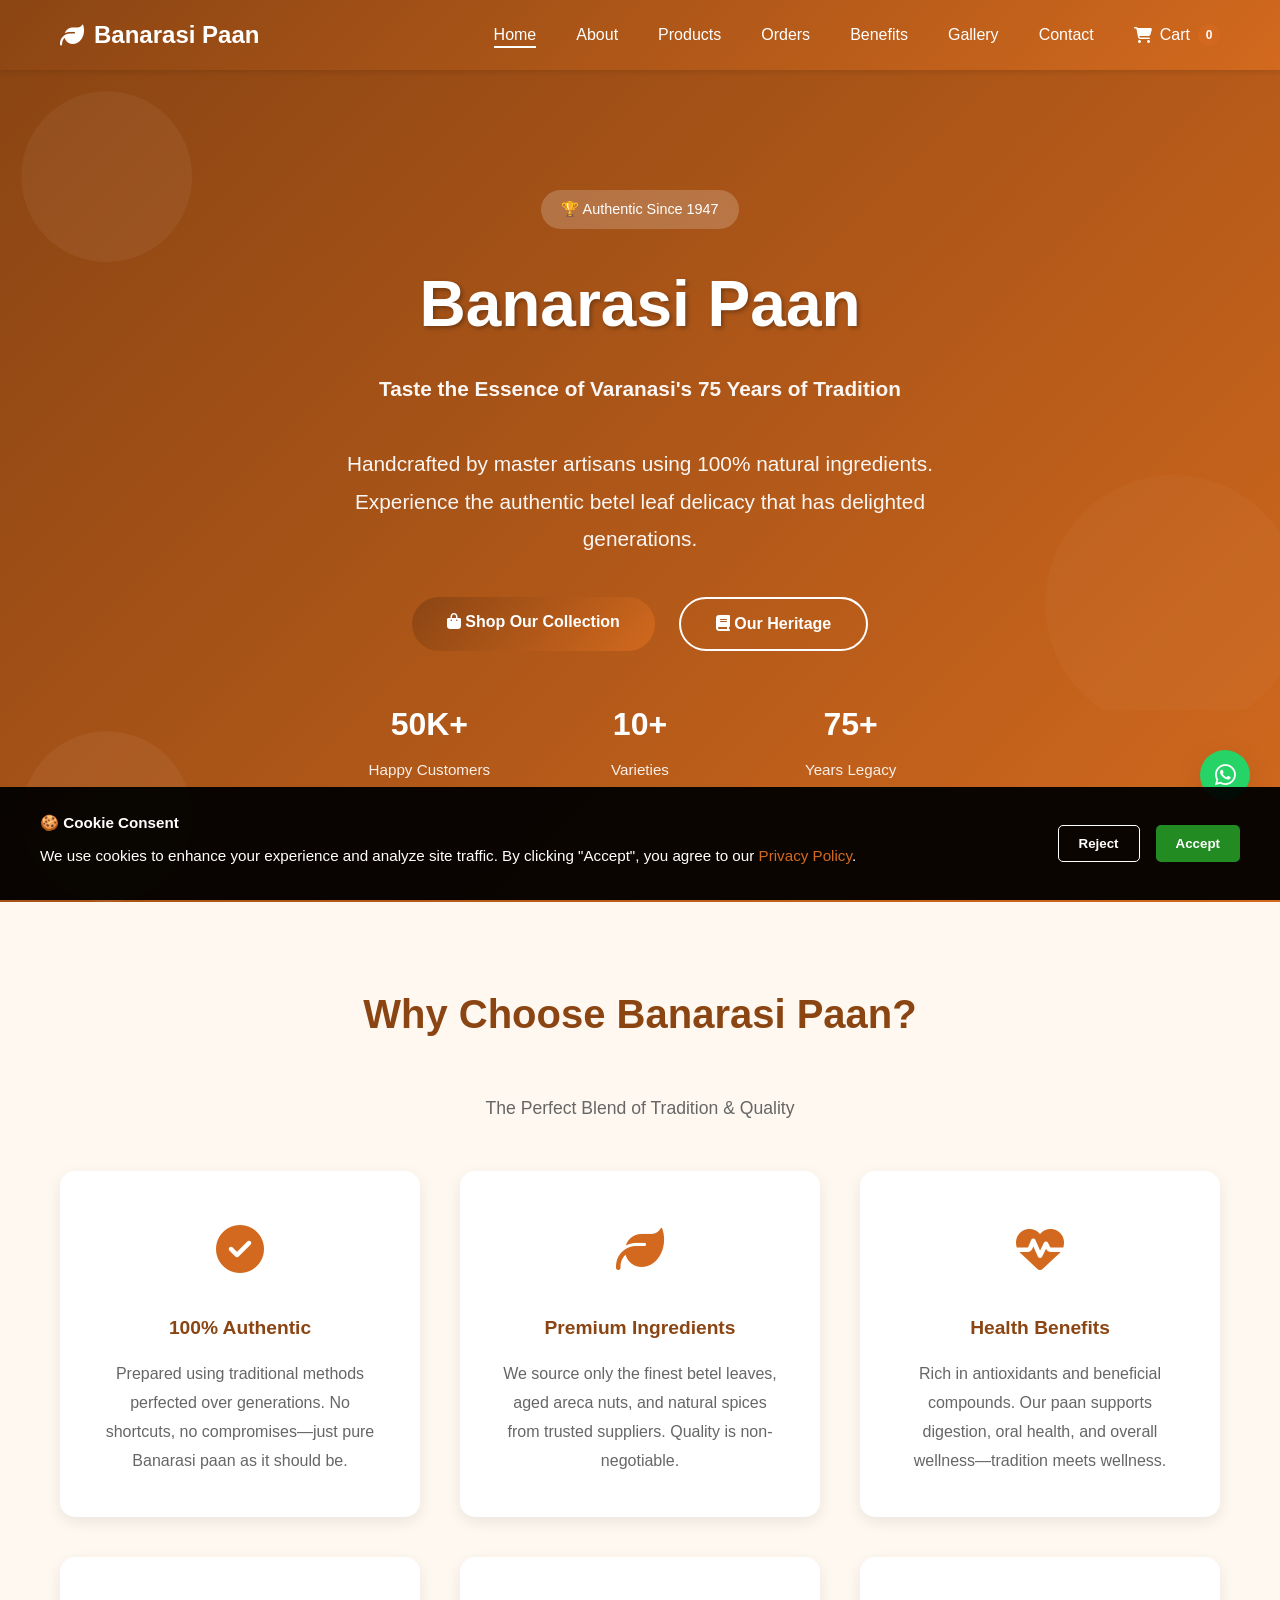
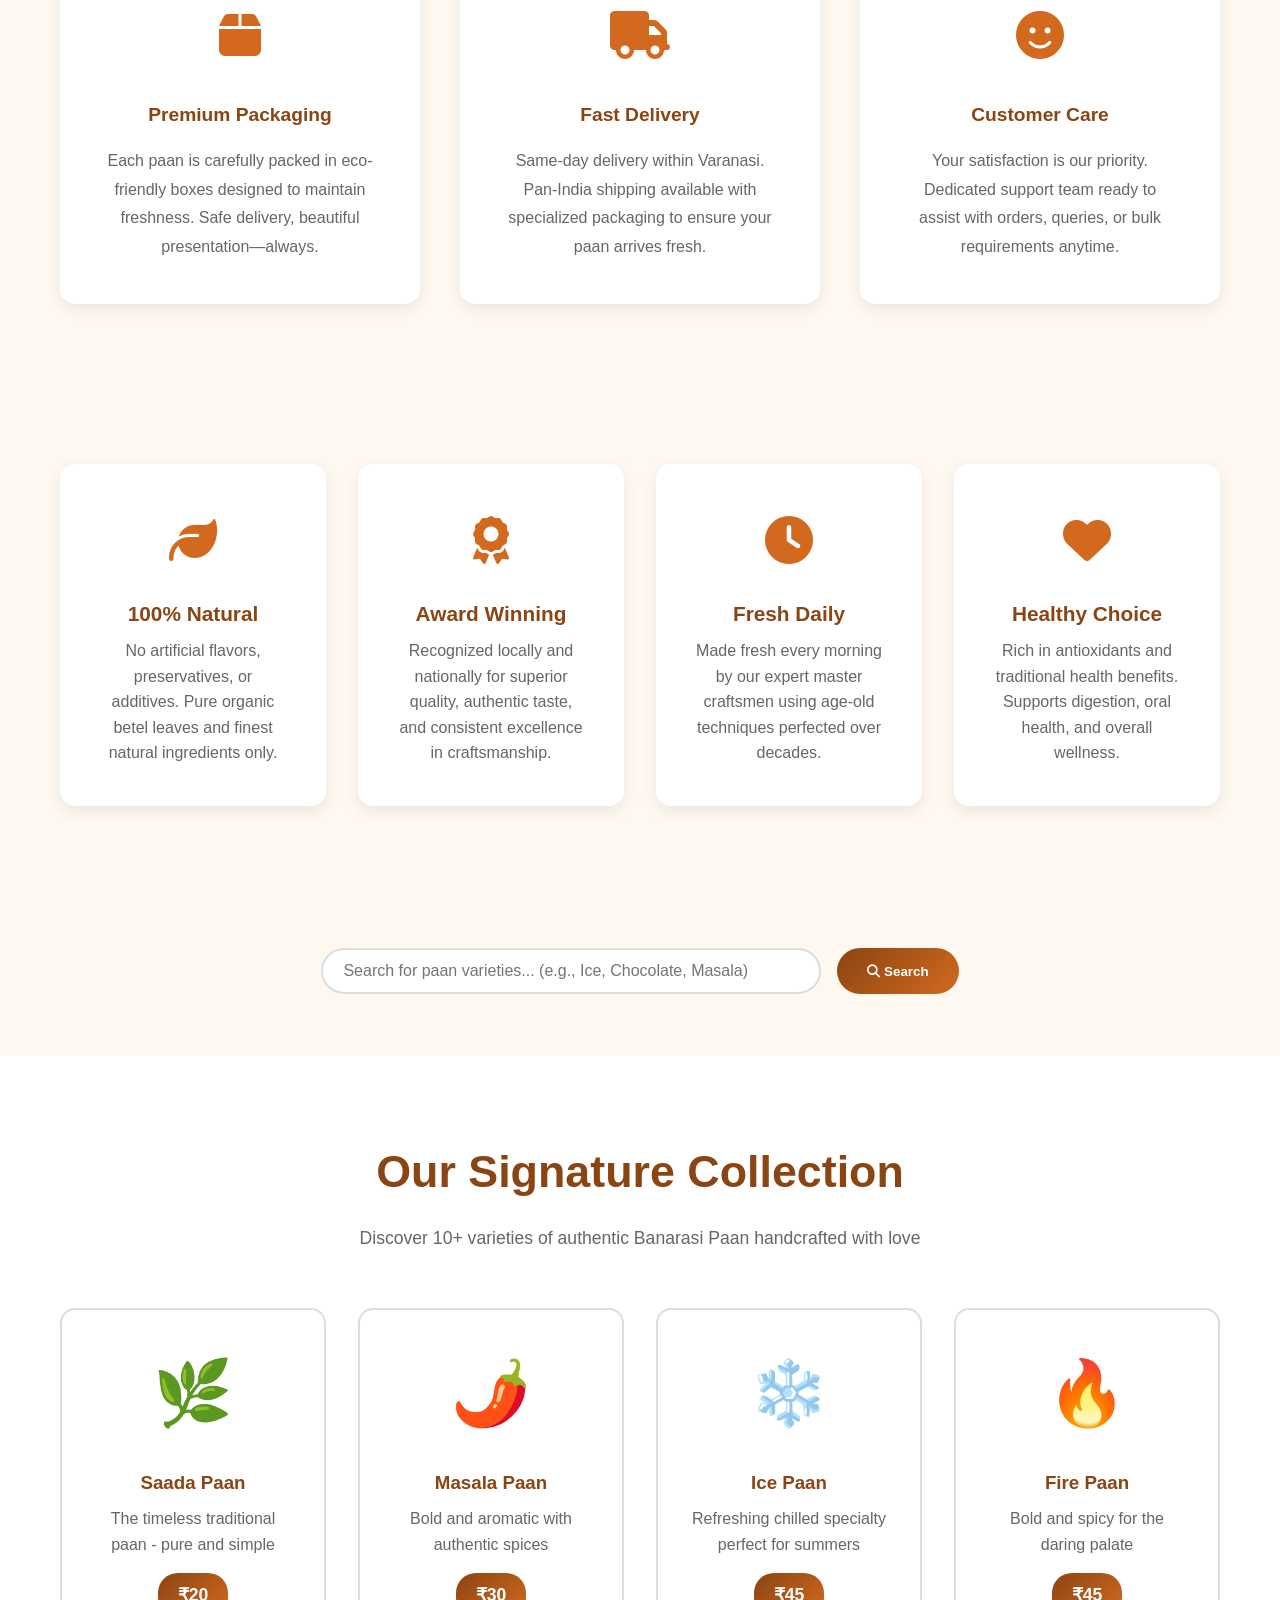
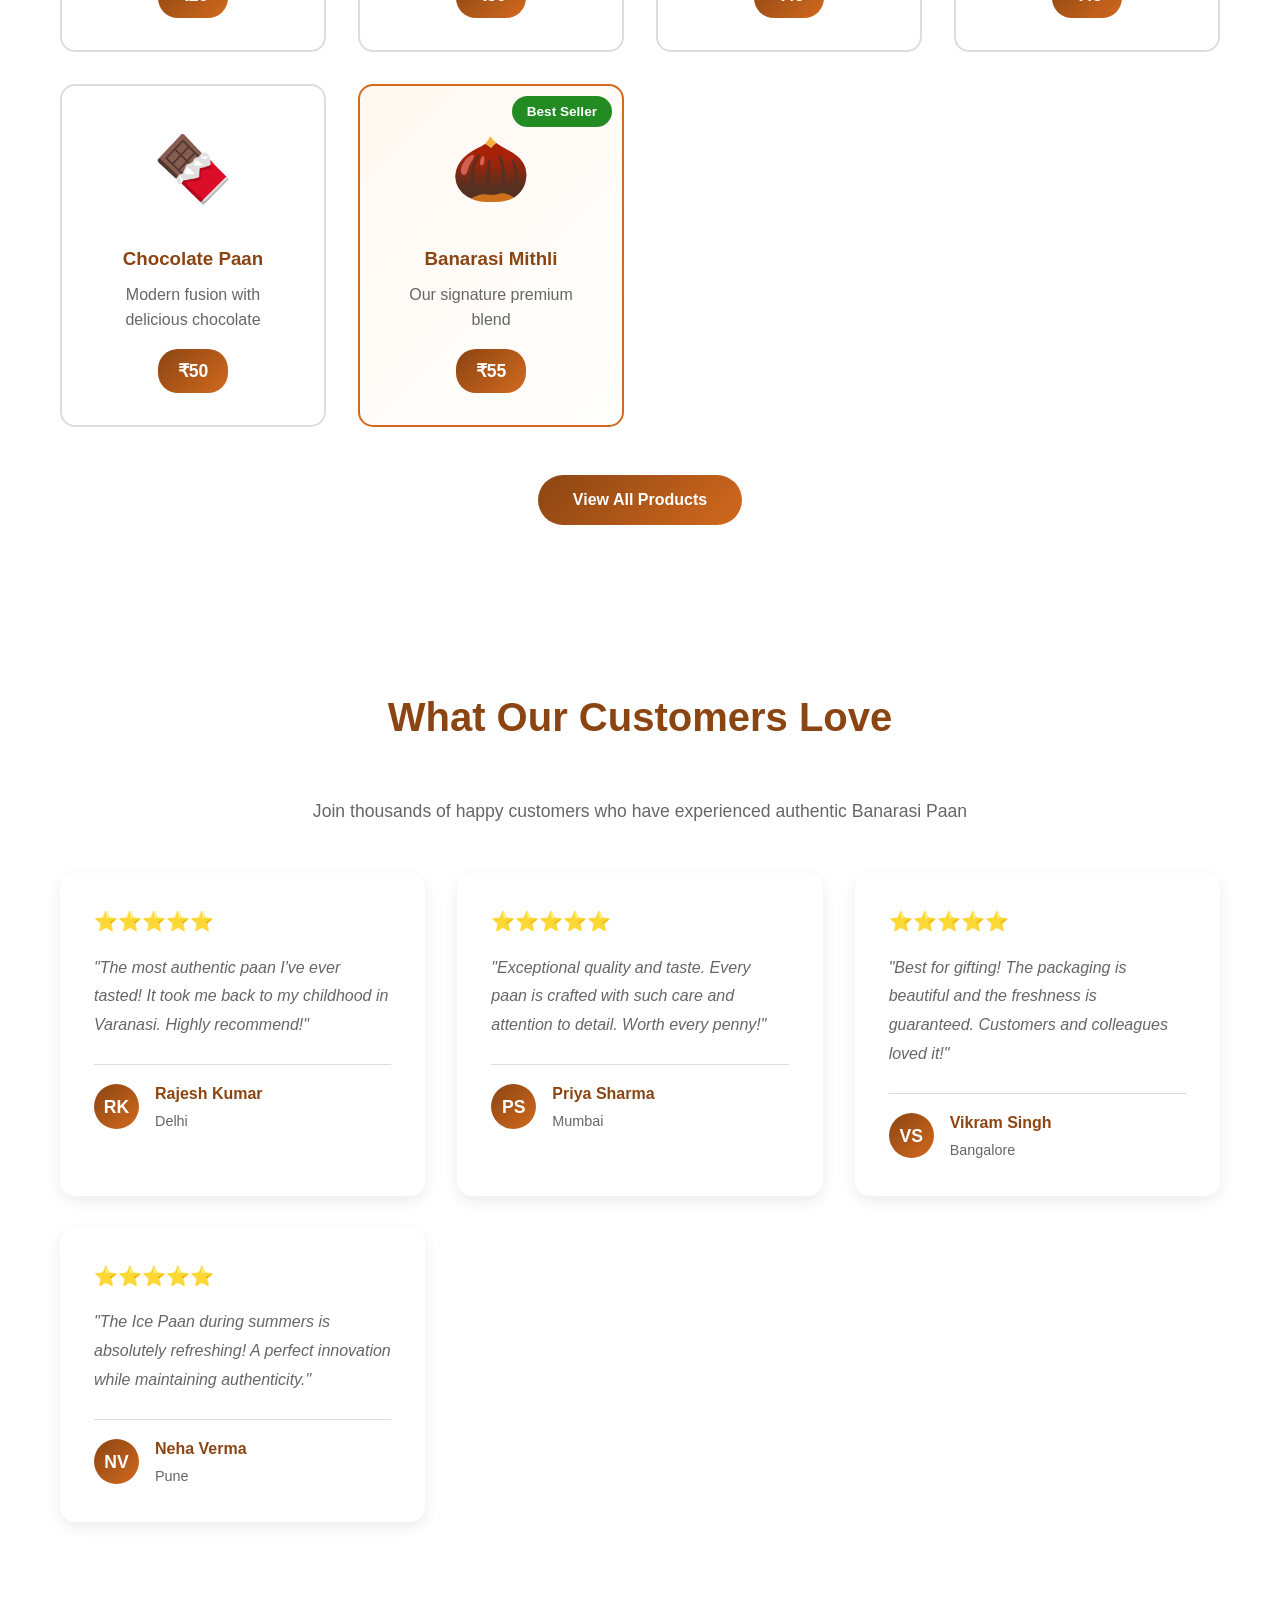
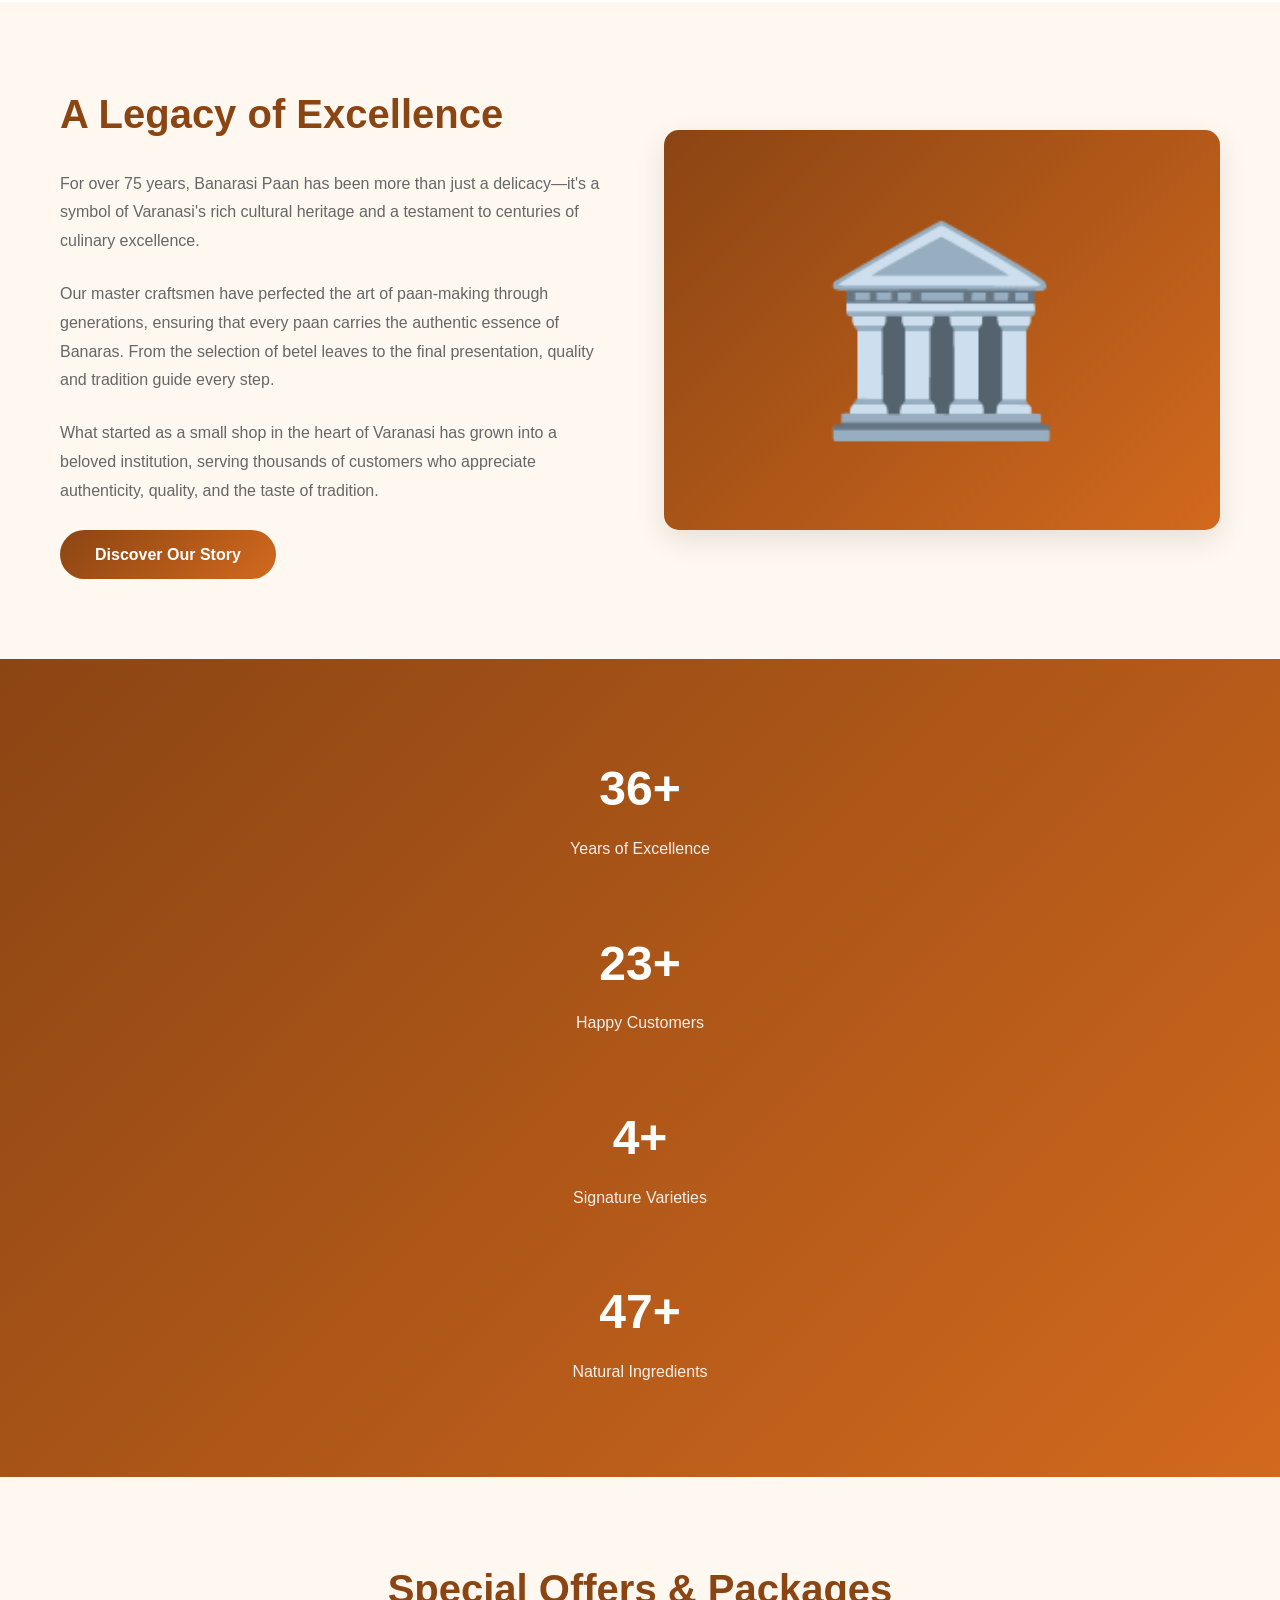
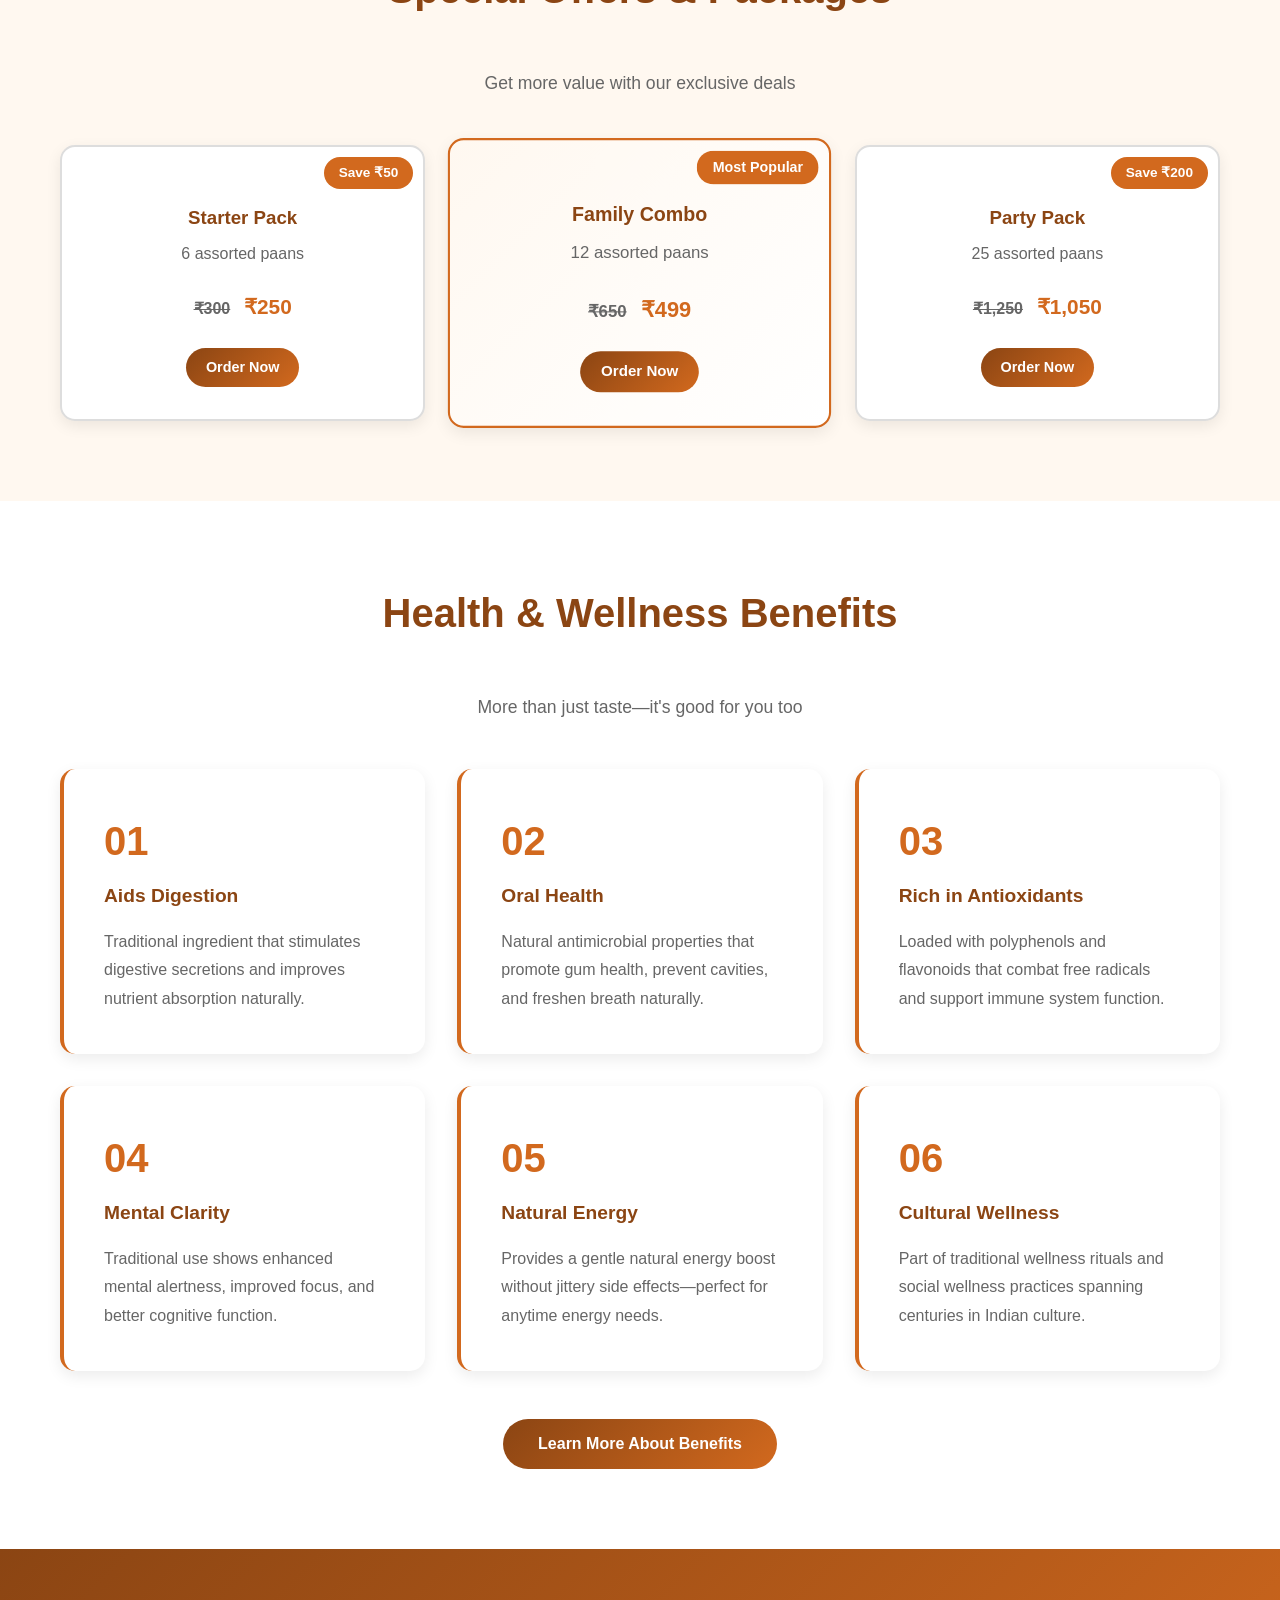
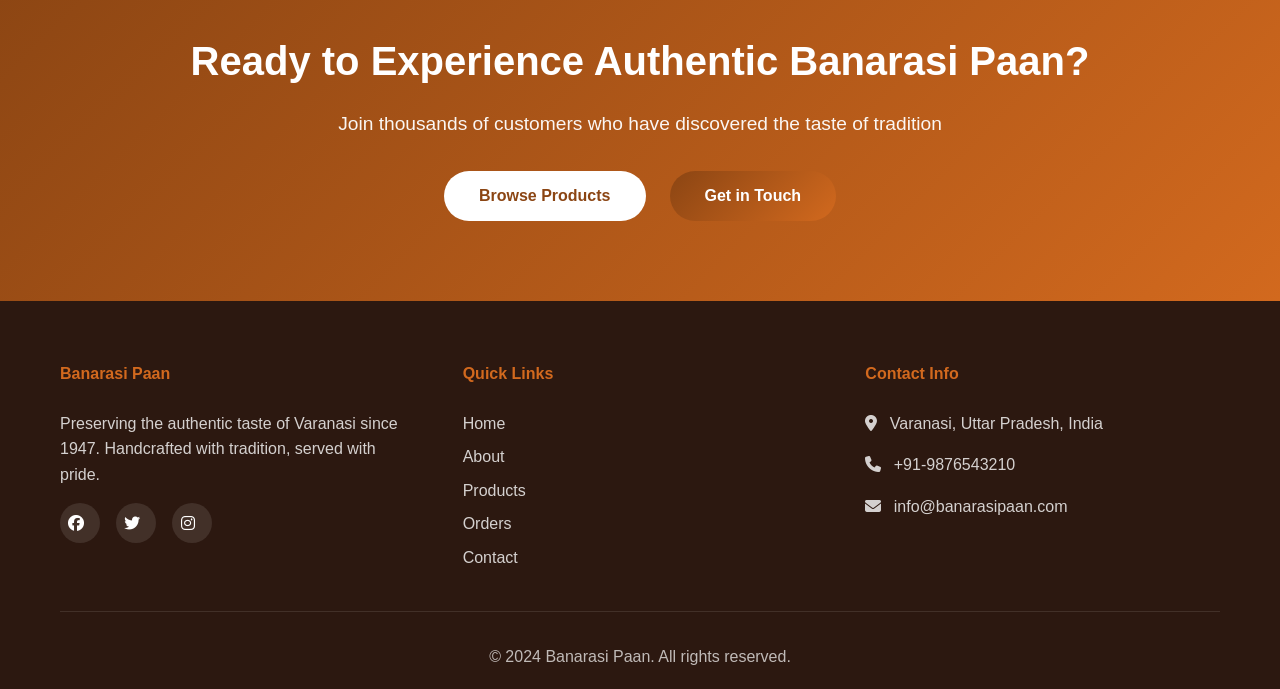
<file: index.html>
<!DOCTYPE html>
<html lang="en">
<head>
    <meta charset="UTF-8">
    <meta name="viewport" content="width=device-width, initial-scale=1.0">
    <title>Banarasi Paan - Traditional Betel Leaf Delicacy | Since 1947</title>
    <link rel="stylesheet" href="style.css">
    <link rel="stylesheet" href="https://cdnjs.cloudflare.com/ajax/libs/font-awesome/6.4.0/css/all.min.css">
</head>
<body>
    <!-- Navigation -->
    <nav class="navbar">
        <div class="nav-container">
            <a href="index.html" class="logo">
                <i class="fas fa-leaf"></i> Banarasi Paan
            </a>
            <button class="hamburger" id="hamburger">
                <span></span>
                <span></span>
                <span></span>
            </button>
            <ul class="nav-menu" id="navMenu">
                <li><a href="index.html" class="active">Home</a></li>
                <li><a href="about.html">About</a></li>
                <li><a href="products.html">Products</a></li>
                <li><a href="orders.html">Orders</a></li>
                <li><a href="benefits.html">Benefits</a></li>
                <li><a href="gallery.html">Gallery</a></li>
                <li><a href="contact.html">Contact</a></li>
                <li><a href="cart.html" class="cart-link">
                    <i class="fas fa-shopping-cart"></i> Cart
                    <span class="cart-count" id="cartCount">0</span>
                </a></li>
            </ul>
        </div>
    </nav>

    <!-- Hero Section -->
    <section class="hero">
        <div class="hero-overlay"></div>
        <div class="hero-content">
            <span class="hero-badge">🏆 Authentic Since 1947</span>
            <h1>Banarasi Paan</h1>
            <p class="hero-subtitle">Taste the Essence of Varanasi's 75 Years of Tradition</p>
            <p class="hero-description">Handcrafted by master artisans using 100% natural ingredients. Experience the authentic betel leaf delicacy that has delighted generations.</p>
            <div class="hero-buttons">
                <a href="products.html" class="btn btn-primary">
                    <i class="fas fa-shopping-bag"></i> Shop Our Collection
                </a>
                <a href="about.html" class="btn btn-secondary">
                    <i class="fas fa-book"></i> Our Heritage
                </a>
            </div>
            <div class="hero-stats">
                <div class="stat">
                    <span class="stat-number">50K+</span>
                    <span class="stat-label">Happy Customers</span>
                </div>
                <div class="stat">
                    <span class="stat-number">10+</span>
                    <span class="stat-label">Varieties</span>
                </div>
                <div class="stat">
                    <span class="stat-number">75+</span>
                    <span class="stat-label">Years Legacy</span>
                </div>
            </div>
        </div>
    </section>

    <!-- Why Choose Us Section -->
    <section class="why-choose">
        <div class="container">
            <h2 class="section-title">Why Choose Banarasi Paan?</h2>
            <p class="section-subtitle">The Perfect Blend of Tradition & Quality</p>

            <div class="why-grid">
                <div class="why-card">
                    <div class="why-icon">
                        <i class="fas fa-check-circle"></i>
                    </div>
                    <h3>100% Authentic</h3>
                    <p>Prepared using traditional methods perfected over generations. No shortcuts, no compromises—just pure Banarasi paan as it should be.</p>
                </div>
                <div class="why-card">
                    <div class="why-icon">
                        <i class="fas fa-leaf"></i>
                    </div>
                    <h3>Premium Ingredients</h3>
                    <p>We source only the finest betel leaves, aged areca nuts, and natural spices from trusted suppliers. Quality is non-negotiable.</p>
                </div>
                <div class="why-card">
                    <div class="why-icon">
                        <i class="fas fa-heartbeat"></i>
                    </div>
                    <h3>Health Benefits</h3>
                    <p>Rich in antioxidants and beneficial compounds. Our paan supports digestion, oral health, and overall wellness—tradition meets wellness.</p>
                </div>
                <div class="why-card">
                    <div class="why-icon">
                        <i class="fas fa-box"></i>
                    </div>
                    <h3>Premium Packaging</h3>
                    <p>Each paan is carefully packed in eco-friendly boxes designed to maintain freshness. Safe delivery, beautiful presentation—always.</p>
                </div>
                <div class="why-card">
                    <div class="why-icon">
                        <i class="fas fa-truck"></i>
                    </div>
                    <h3>Fast Delivery</h3>
                    <p>Same-day delivery within Varanasi. Pan-India shipping available with specialized packaging to ensure your paan arrives fresh.</p>
                </div>
                <div class="why-card">
                    <div class="why-icon">
                        <i class="fas fa-smile"></i>
                    </div>
                    <h3>Customer Care</h3>
                    <p>Your satisfaction is our priority. Dedicated support team ready to assist with orders, queries, or bulk requirements anytime.</p>
                </div>
            </div>
        </div>
    </section>

    <!-- Features Section -->
    <section class="features">
        <div class="container">
            <div class="features-grid">
                <div class="feature-card">
                    <div class="feature-icon">
                        <i class="fas fa-leaf"></i>
                    </div>
                    <h3>100% Natural</h3>
                    <p>No artificial flavors, preservatives, or additives. Pure organic betel leaves and finest natural ingredients only.</p>
                </div>
                <div class="feature-card">
                    <div class="feature-icon">
                        <i class="fas fa-award"></i>
                    </div>
                    <h3>Award Winning</h3>
                    <p>Recognized locally and nationally for superior quality, authentic taste, and consistent excellence in craftsmanship.</p>
                </div>
                <div class="feature-card">
                    <div class="feature-icon">
                        <i class="fas fa-clock"></i>
                    </div>
                    <h3>Fresh Daily</h3>
                    <p>Made fresh every morning by our expert master craftsmen using age-old techniques perfected over decades.</p>
                </div>
                <div class="feature-card">
                    <div class="feature-icon">
                        <i class="fas fa-heart"></i>
                    </div>
                    <h3>Healthy Choice</h3>
                    <p>Rich in antioxidants and traditional health benefits. Supports digestion, oral health, and overall wellness.</p>
                </div>
            </div>
        </div>
    </section>

    <!-- Search Bar -->
    <section style="background: var(--light-bg); padding: 30px 20px;">
        <div class="container">
            <div class="search-bar">
                <input type="text" id="searchInput" placeholder="Search for paan varieties... (e.g., Ice, Chocolate, Masala)">
                <button onclick="searchProducts()"><i class="fas fa-search"></i> Search</button>
            </div>
        </div>
    </section>

    <!-- Popular Products -->
    <section class="popular-products">
        <div class="container">
            <div class="section-header">
                <h2>Our Signature Collection</h2>
                <p>Discover 10+ varieties of authentic Banarasi Paan handcrafted with love</p>
            </div>
            <div class="products-preview">
                <div class="product-card">
                    <div class="product-image">🌿</div>
                    <h3>Saada Paan</h3>
                    <p class="product-description">The timeless traditional paan - pure and simple</p>
                    <span class="product-price">₹20</span>
                </div>
                <div class="product-card">
                    <div class="product-image">🌶️</div>
                    <h3>Masala Paan</h3>
                    <p class="product-description">Bold and aromatic with authentic spices</p>
                    <span class="product-price">₹30</span>
                </div>
                <div class="product-card">
                    <div class="product-image">❄️</div>
                    <h3>Ice Paan</h3>
                    <p class="product-description">Refreshing chilled specialty perfect for summers</p>
                    <span class="product-price">₹45</span>
                </div>
                <div class="product-card">
                    <div class="product-image">🔥</div>
                    <h3>Fire Paan</h3>
                    <p class="product-description">Bold and spicy for the daring palate</p>
                    <span class="product-price">₹45</span>
                </div>
                <div class="product-card">
                    <div class="product-image">🍫</div>
                    <h3>Chocolate Paan</h3>
                    <p class="product-description">Modern fusion with delicious chocolate</p>
                    <span class="product-price">₹50</span>
                </div>
                <div class="product-card featured">
                    <div class="badge">Best Seller</div>
                    <div class="product-image">🌰</div>
                    <h3>Banarasi Mithli</h3>
                    <p class="product-description">Our signature premium blend</p>
                    <span class="product-price">₹55</span>
                </div>
            </div>
            <div class="view-all">
                <a href="products.html" class="btn btn-primary">View All Products</a>
            </div>
        </div>
    </section>

    <!-- Testimonials Section -->
    <section class="testimonials">
        <div class="container">
            <h2 class="section-title">What Our Customers Love</h2>
            <p class="section-subtitle">Join thousands of happy customers who have experienced authentic Banarasi Paan</p>

            <div class="testimonials-grid">
                <div class="testimonial-card">
                    <div class="stars">⭐⭐⭐⭐⭐</div>
                    <p class="testimonial-text">"The most authentic paan I've ever tasted! It took me back to my childhood in Varanasi. Highly recommend!"</p>
                    <div class="testimonial-author">
                        <div class="author-initials">RK</div>
                        <div class="author-info">
                            <p class="author-name">Rajesh Kumar</p>
                            <p class="author-role">Delhi</p>
                        </div>
                    </div>
                </div>
                <div class="testimonial-card">
                    <div class="stars">⭐⭐⭐⭐⭐</div>
                    <p class="testimonial-text">"Exceptional quality and taste. Every paan is crafted with such care and attention to detail. Worth every penny!"</p>
                    <div class="testimonial-author">
                        <div class="author-initials">PS</div>
                        <div class="author-info">
                            <p class="author-name">Priya Sharma</p>
                            <p class="author-role">Mumbai</p>
                        </div>
                    </div>
                </div>
                <div class="testimonial-card">
                    <div class="stars">⭐⭐⭐⭐⭐</div>
                    <p class="testimonial-text">"Best for gifting! The packaging is beautiful and the freshness is guaranteed. Customers and colleagues loved it!"</p>
                    <div class="testimonial-author">
                        <div class="author-initials">VS</div>
                        <div class="author-info">
                            <p class="author-name">Vikram Singh</p>
                            <p class="author-role">Bangalore</p>
                        </div>
                    </div>
                </div>
                <div class="testimonial-card">
                    <div class="stars">⭐⭐⭐⭐⭐</div>
                    <p class="testimonial-text">"The Ice Paan during summers is absolutely refreshing! A perfect innovation while maintaining authenticity."</p>
                    <div class="testimonial-author">
                        <div class="author-initials">NV</div>
                        <div class="author-info">
                            <p class="author-name">Neha Verma</p>
                            <p class="author-role">Pune</p>
                        </div>
                    </div>
                </div>
            </div>
        </div>
    </section>

    <!-- Heritage Section -->
    <section class="heritage">
        <div class="container">
            <div class="heritage-content">
                <div class="heritage-text">
                    <h2>A Legacy of Excellence</h2>
                    <p>For over 75 years, Banarasi Paan has been more than just a delicacy—it's a symbol of Varanasi's rich cultural heritage and a testament to centuries of culinary excellence.</p>
                    <p>Our master craftsmen have perfected the art of paan-making through generations, ensuring that every paan carries the authentic essence of Banaras. From the selection of betel leaves to the final presentation, quality and tradition guide every step.</p>
                    <p>What started as a small shop in the heart of Varanasi has grown into a beloved institution, serving thousands of customers who appreciate authenticity, quality, and the taste of tradition.</p>
                    <a href="about.html" class="btn btn-primary">Discover Our Story</a>
                </div>
                <div class="heritage-image">
                    <div class="image-frame">🏛️</div>
                </div>
            </div>
        </div>
    </section>

    <!-- Statistics -->
    <section class="stats">
        <div class="container">
            <div class="stat-item">
                <h3>75+</h3>
                <p>Years of Excellence</p>
            </div>
            <div class="stat-item">
                <h3>50K+</h3>
                <p>Happy Customers</p>
            </div>
            <div class="stat-item">
                <h3>10+</h3>
                <p>Signature Varieties</p>
            </div>
            <div class="stat-item">
                <h3>100%</h3>
                <p>Natural Ingredients</p>
            </div>
        </div>
    </section>

    <!-- Offers Section -->
    <section class="offers">
        <div class="container">
            <h2 class="section-title">Special Offers & Packages</h2>
            <p class="section-subtitle">Get more value with our exclusive deals</p>

            <div class="offers-grid">
                <div class="offer-card">
                    <div class="offer-badge">Save ₹50</div>
                    <h3>Starter Pack</h3>
                    <p>6 assorted paans</p>
                    <p class="offer-price"><span class="original">₹300</span> <span class="discounted">₹250</span></p>
                    <a href="orders.html" class="btn btn-small">Order Now</a>
                </div>
                <div class="offer-card featured">
                    <div class="offer-badge">Most Popular</div>
                    <h3>Family Combo</h3>
                    <p>12 assorted paans</p>
                    <p class="offer-price"><span class="original">₹650</span> <span class="discounted">₹499</span></p>
                    <a href="orders.html" class="btn btn-small">Order Now</a>
                </div>
                <div class="offer-card">
                    <div class="offer-badge">Save ₹200</div>
                    <h3>Party Pack</h3>
                    <p>25 assorted paans</p>
                    <p class="offer-price"><span class="original">₹1,250</span> <span class="discounted">₹1,050</span></p>
                    <a href="orders.html" class="btn btn-small">Order Now</a>
                </div>
            </div>
        </div>
    </section>

    <!-- Benefits Highlight -->
    <section class="benefits-highlight">
        <div class="container">
            <h2 class="section-title">Health & Wellness Benefits</h2>
            <p class="section-subtitle">More than just taste—it's good for you too</p>

            <div class="benefits-cards">
                <div class="benefit-item">
                    <div class="benefit-number">01</div>
                    <h3>Aids Digestion</h3>
                    <p>Traditional ingredient that stimulates digestive secretions and improves nutrient absorption naturally.</p>
                </div>
                <div class="benefit-item">
                    <div class="benefit-number">02</div>
                    <h3>Oral Health</h3>
                    <p>Natural antimicrobial properties that promote gum health, prevent cavities, and freshen breath naturally.</p>
                </div>
                <div class="benefit-item">
                    <div class="benefit-number">03</div>
                    <h3>Rich in Antioxidants</h3>
                    <p>Loaded with polyphenols and flavonoids that combat free radicals and support immune system function.</p>
                </div>
                <div class="benefit-item">
                    <div class="benefit-number">04</div>
                    <h3>Mental Clarity</h3>
                    <p>Traditional use shows enhanced mental alertness, improved focus, and better cognitive function.</p>
                </div>
                <div class="benefit-item">
                    <div class="benefit-number">05</div>
                    <h3>Natural Energy</h3>
                    <p>Provides a gentle natural energy boost without jittery side effects—perfect for anytime energy needs.</p>
                </div>
                <div class="benefit-item">
                    <div class="benefit-number">06</div>
                    <h3>Cultural Wellness</h3>
                    <p>Part of traditional wellness rituals and social wellness practices spanning centuries in Indian culture.</p>
                </div>
            </div>
            <div class="benefits-cta">
                <a href="benefits.html" class="btn btn-primary">Learn More About Benefits</a>
            </div>
        </div>
    </section>

    <!-- CTA Section -->
    <section class="cta">
        <div class="container">
            <h2>Ready to Experience Authentic Banarasi Paan?</h2>
            <p>Join thousands of customers who have discovered the taste of tradition</p>
            <div class="cta-buttons">
                <a href="products.html" class="btn btn-light">Browse Products</a>
                <a href="contact.html" class="btn btn-primary">Get in Touch</a>
            </div>
        </div>
    </section>

    <!-- Footer -->
    <footer class="footer">
        <div class="container">
            <div class="footer-content">
                <div class="footer-section">
                    <h4>Banarasi Paan</h4>
                    <p>Preserving the authentic taste of Varanasi since 1947. Handcrafted with tradition, served with pride.</p>
                    <div class="social-links">
                        <a href="#"><i class="fab fa-facebook"></i></a>
                        <a href="#"><i class="fab fa-twitter"></i></a>
                        <a href="#"><i class="fab fa-instagram"></i></a>
                    </div>
                </div>
                <div class="footer-section">
                    <h4>Quick Links</h4>
                    <ul>
                        <li><a href="index.html">Home</a></li>
                        <li><a href="about.html">About</a></li>
                        <li><a href="products.html">Products</a></li>
                        <li><a href="orders.html">Orders</a></li>
                        <li><a href="contact.html">Contact</a></li>
                    </ul>
                </div>
                <div class="footer-section">
                    <h4>Contact Info</h4>
                    <p><i class="fas fa-map-marker-alt"></i> Varanasi, Uttar Pradesh, India</p>
                    <p><i class="fas fa-phone"></i> +91-9876543210</p>
                    <p><i class="fas fa-envelope"></i> info@banarasipaan.com</p>
                </div>
            </div>
            <div class="footer-bottom">
                <p>&copy; 2024 Banarasi Paan. All rights reserved.</p>
            </div>
        </div>
    </footer>

    <!-- Back to Top Button -->
    <button id="backToTopBtn" onclick="scrollToTop()" title="Back to top">
        <i class="fas fa-arrow-up"></i>
    </button>

    <!-- WhatsApp Button -->
    <button class="whatsapp-btn" onclick="openWhatsApp()" title="Order on WhatsApp">
        <i class="fab fa-whatsapp"></i>
    </button>

    <!-- Compare Button -->
    <button id="compareBtn" class="compare-btn" onclick="showComparison()">
        Compare (0)
    </button>

    <!-- Cookie Consent Banner -->
    <div id="cookieConsent">
        <div class="cookie-content">
            <div class="cookie-text">
                <p><strong>🍪 Cookie Consent</strong></p>
                <p>We use cookies to enhance your experience and analyze site traffic. By clicking "Accept", you agree to our <a href="#">Privacy Policy</a>.</p>
            </div>
            <div class="cookie-buttons">
                <button id="rejectCookies">Reject</button>
                <button id="acceptCookies">Accept</button>
            </div>
        </div>
    </div>

    <script src="script.js"></script>
    <script src="cart.js"></script>
</body>
</html>
</file>
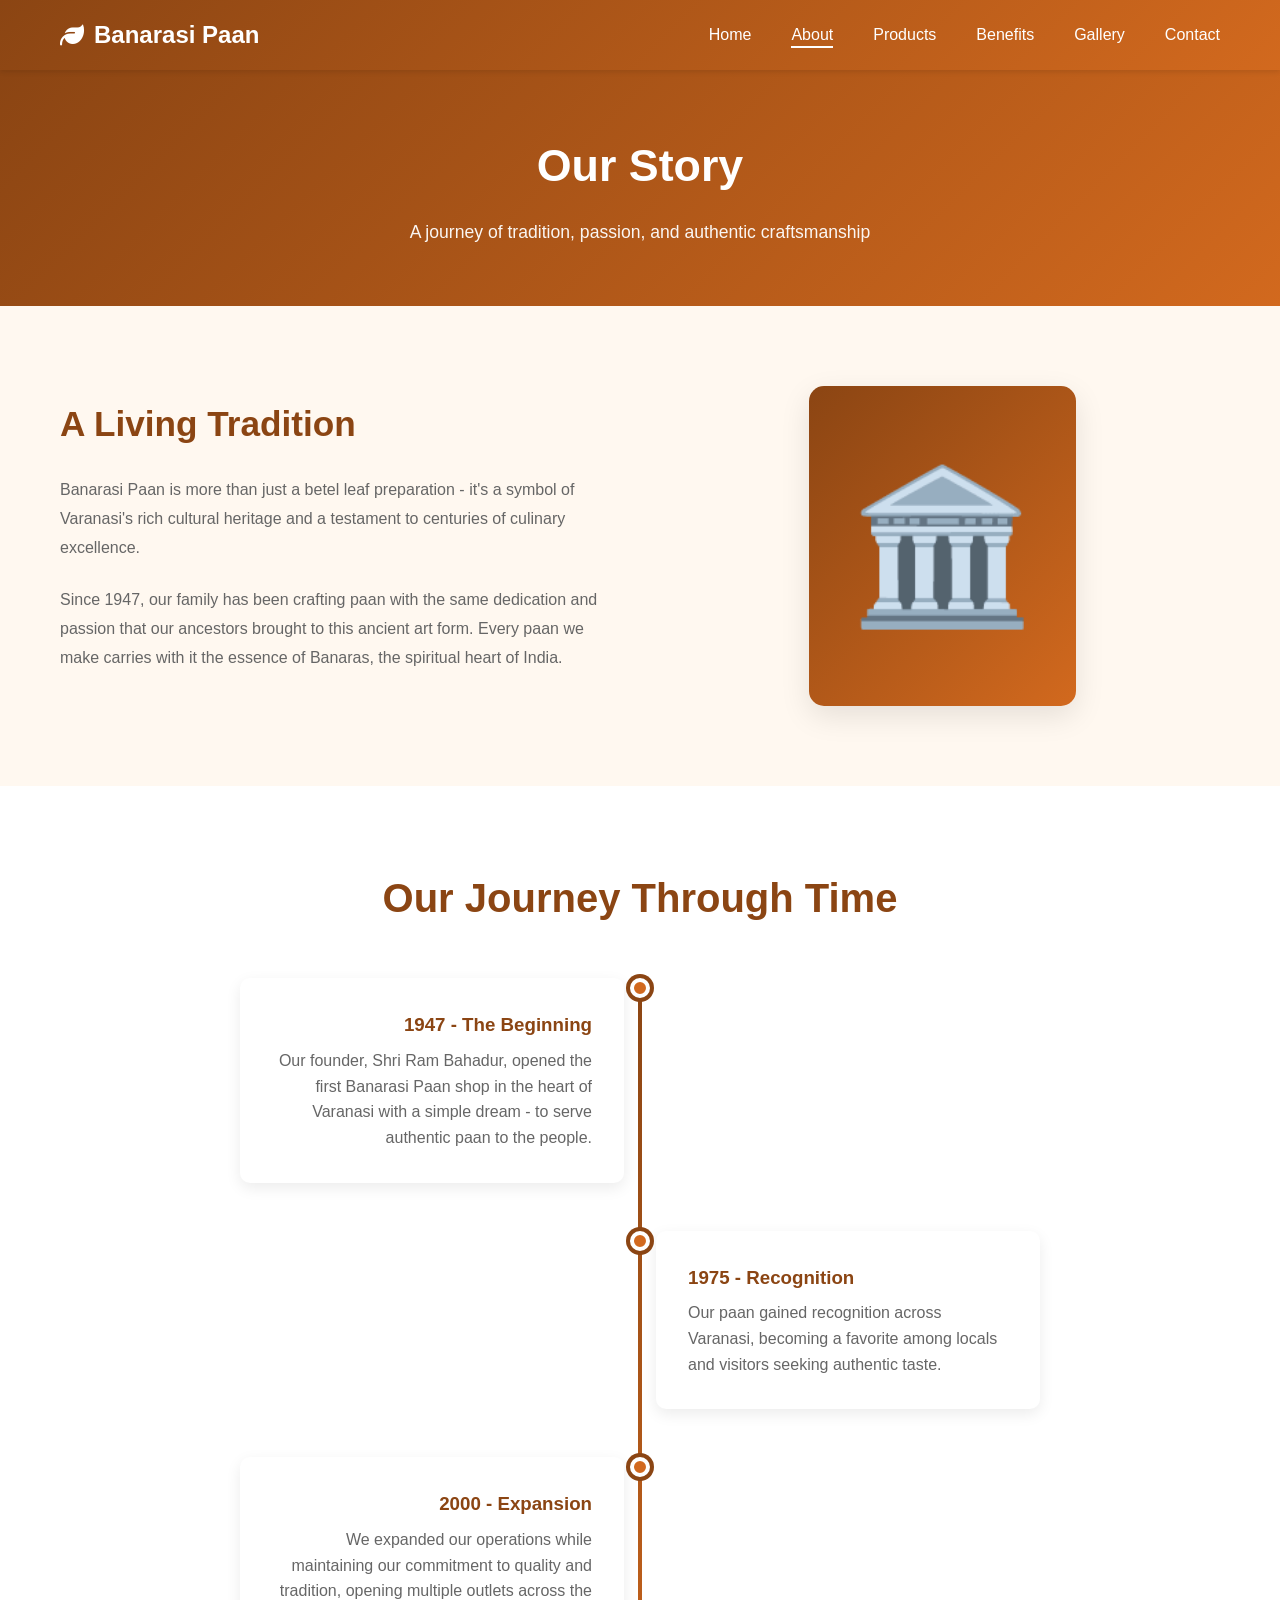
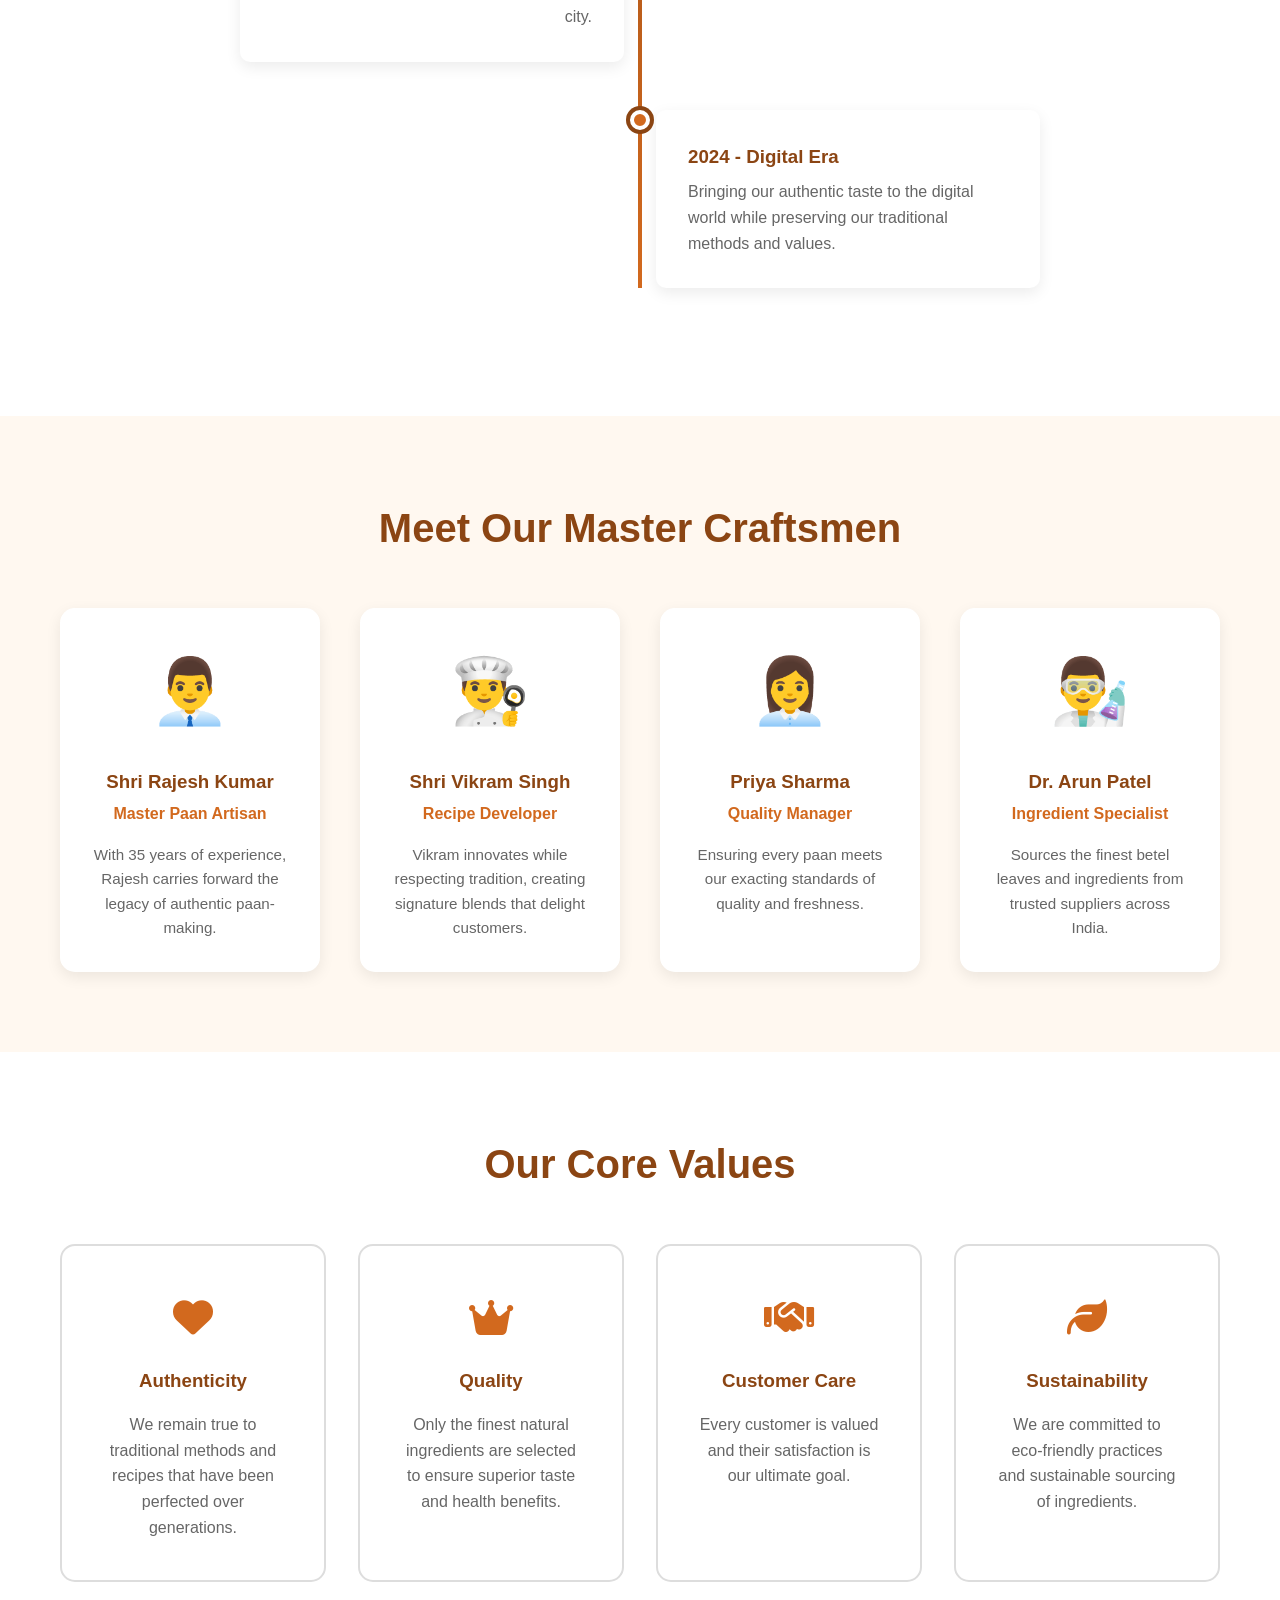
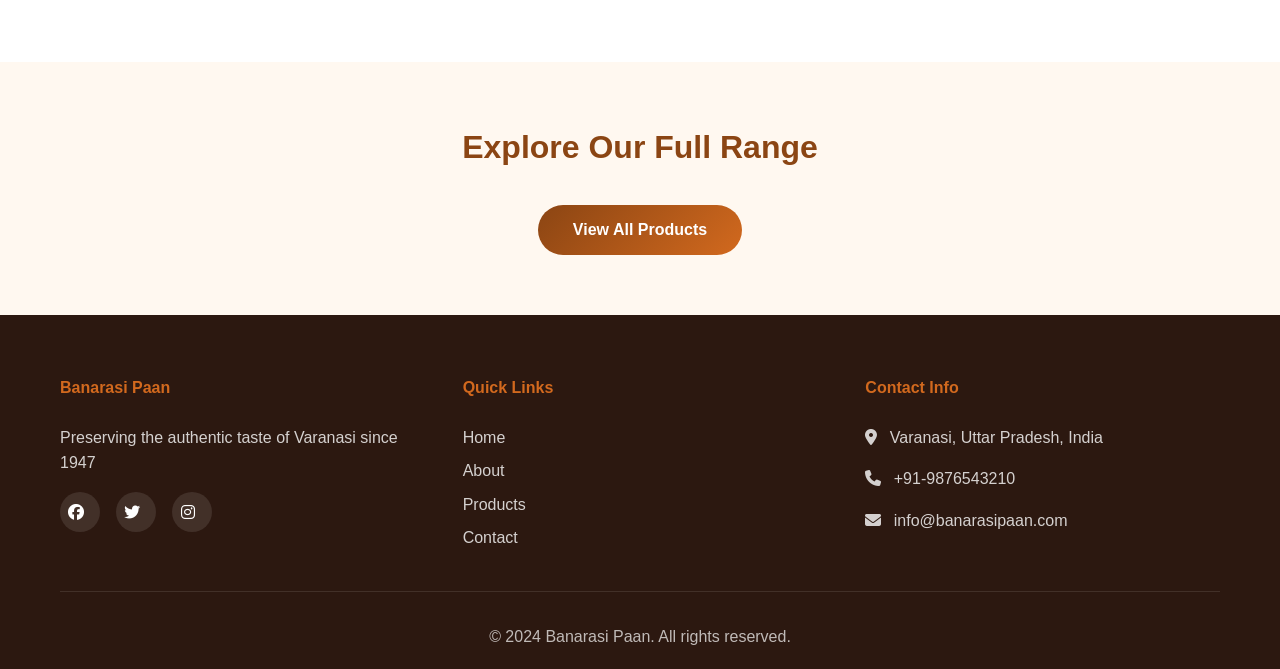
<file: about.html>
<!DOCTYPE html>
<html lang="en">
<head>
    <meta charset="UTF-8">
    <meta name="viewport" content="width=device-width, initial-scale=1.0">
    <title>About Us - Banarasi Paan</title>
    <link rel="stylesheet" href="style.css">
    <link rel="stylesheet" href="https://cdnjs.cloudflare.com/ajax/libs/font-awesome/6.4.0/css/all.min.css">
</head>
<body>
    <!-- Navigation -->
    <nav class="navbar">
        <div class="nav-container">
            <a href="index.html" class="logo">
                <i class="fas fa-leaf"></i> Banarasi Paan
            </a>
            <button class="hamburger" id="hamburger">
                <span></span>
                <span></span>
                <span></span>
            </button>
            <ul class="nav-menu" id="navMenu">
                <li><a href="index.html">Home</a></li>
                <li><a href="about.html" class="active">About</a></li>
                <li><a href="products.html">Products</a></li>
                <li><a href="benefits.html">Benefits</a></li>
                <li><a href="gallery.html">Gallery</a></li>
                <li><a href="contact.html">Contact</a></li>
            </ul>
        </div>
    </nav>

    <!-- Page Header -->
    <section class="page-header">
        <div class="container">
            <h1>Our Story</h1>
            <p>A journey of tradition, passion, and authentic craftsmanship</p>
        </div>
    </section>

    <!-- About Content -->
    <section class="about-section">
        <div class="container">
            <div class="about-grid">
                <div class="about-text">
                    <h2>A Living Tradition</h2>
                    <p>Banarasi Paan is more than just a betel leaf preparation - it's a symbol of Varanasi's rich cultural heritage and a testament to centuries of culinary excellence.</p>
                    <p>Since 1947, our family has been crafting paan with the same dedication and passion that our ancestors brought to this ancient art form. Every paan we make carries with it the essence of Banaras, the spiritual heart of India.</p>
                </div>
                <div class="about-image">
                    <div class="image-box">🏛️</div>
                </div>
            </div>
        </div>
    </section>

    <!-- History Timeline -->
    <section class="timeline-section">
        <div class="container">
            <h2 class="section-title">Our Journey Through Time</h2>
            <div class="timeline">
                <div class="timeline-item">
                    <div class="timeline-marker"></div>
                    <div class="timeline-content">
                        <h3>1947 - The Beginning</h3>
                        <p>Our founder, Shri Ram Bahadur, opened the first Banarasi Paan shop in the heart of Varanasi with a simple dream - to serve authentic paan to the people.</p>
                    </div>
                </div>
                <div class="timeline-item">
                    <div class="timeline-marker"></div>
                    <div class="timeline-content">
                        <h3>1975 - Recognition</h3>
                        <p>Our paan gained recognition across Varanasi, becoming a favorite among locals and visitors seeking authentic taste.</p>
                    </div>
                </div>
                <div class="timeline-item">
                    <div class="timeline-marker"></div>
                    <div class="timeline-content">
                        <h3>2000 - Expansion</h3>
                        <p>We expanded our operations while maintaining our commitment to quality and tradition, opening multiple outlets across the city.</p>
                    </div>
                </div>
                <div class="timeline-item">
                    <div class="timeline-marker"></div>
                    <div class="timeline-content">
                        <h3>2024 - Digital Era</h3>
                        <p>Bringing our authentic taste to the digital world while preserving our traditional methods and values.</p>
                    </div>
                </div>
            </div>
        </div>
    </section>

    <!-- Our Team -->
    <section class="team-section">
        <div class="container">
            <h2 class="section-title">Meet Our Master Craftsmen</h2>
            <div class="team-grid">
                <div class="team-member">
                    <div class="member-image">👨‍💼</div>
                    <h3>Shri Rajesh Kumar</h3>
                    <p class="role">Master Paan Artisan</p>
                    <p class="bio">With 35 years of experience, Rajesh carries forward the legacy of authentic paan-making.</p>
                </div>
                <div class="team-member">
                    <div class="member-image">👨‍🍳</div>
                    <h3>Shri Vikram Singh</h3>
                    <p class="role">Recipe Developer</p>
                    <p class="bio">Vikram innovates while respecting tradition, creating signature blends that delight customers.</p>
                </div>
                <div class="team-member">
                    <div class="member-image">👩‍💼</div>
                    <h3>Priya Sharma</h3>
                    <p class="role">Quality Manager</p>
                    <p class="bio">Ensuring every paan meets our exacting standards of quality and freshness.</p>
                </div>
                <div class="team-member">
                    <div class="member-image">👨‍🔬</div>
                    <h3>Dr. Arun Patel</h3>
                    <p class="role">Ingredient Specialist</p>
                    <p class="bio">Sources the finest betel leaves and ingredients from trusted suppliers across India.</p>
                </div>
            </div>
        </div>
    </section>

    <!-- Values Section -->
    <section class="values-section">
        <div class="container">
            <h2 class="section-title">Our Core Values</h2>
            <div class="values-grid">
                <div class="value-card">
                    <div class="value-icon">
                        <i class="fas fa-heart"></i>
                    </div>
                    <h3>Authenticity</h3>
                    <p>We remain true to traditional methods and recipes that have been perfected over generations.</p>
                </div>
                <div class="value-card">
                    <div class="value-icon">
                        <i class="fas fa-crown"></i>
                    </div>
                    <h3>Quality</h3>
                    <p>Only the finest natural ingredients are selected to ensure superior taste and health benefits.</p>
                </div>
                <div class="value-card">
                    <div class="value-icon">
                        <i class="fas fa-handshake"></i>
                    </div>
                    <h3>Customer Care</h3>
                    <p>Every customer is valued and their satisfaction is our ultimate goal.</p>
                </div>
                <div class="value-card">
                    <div class="value-icon">
                        <i class="fas fa-leaf"></i>
                    </div>
                    <h3>Sustainability</h3>
                    <p>We are committed to eco-friendly practices and sustainable sourcing of ingredients.</p>
                </div>
            </div>
        </div>
    </section>

    <!-- CTA -->
    <section class="cta-alt">
        <div class="container">
            <h2>Explore Our Full Range</h2>
            <a href="products.html" class="btn btn-primary">View All Products</a>
        </div>
    </section>

    <!-- Footer -->
    <footer class="footer">
        <div class="container">
            <div class="footer-content">
                <div class="footer-section">
                    <h4>Banarasi Paan</h4>
                    <p>Preserving the authentic taste of Varanasi since 1947</p>
                    <div class="social-links">
                        <a href="#"><i class="fab fa-facebook"></i></a>
                        <a href="#"><i class="fab fa-twitter"></i></a>
                        <a href="#"><i class="fab fa-instagram"></i></a>
                    </div>
                </div>
                <div class="footer-section">
                    <h4>Quick Links</h4>
                    <ul>
                        <li><a href="index.html">Home</a></li>
                        <li><a href="about.html">About</a></li>
                        <li><a href="products.html">Products</a></li>
                        <li><a href="contact.html">Contact</a></li>
                    </ul>
                </div>
                <div class="footer-section">
                    <h4>Contact Info</h4>
                    <p><i class="fas fa-map-marker-alt"></i> Varanasi, Uttar Pradesh, India</p>
                    <p><i class="fas fa-phone"></i> +91-9876543210</p>
                    <p><i class="fas fa-envelope"></i> info@banarasipaan.com</p>
                </div>
            </div>
            <div class="footer-bottom">
                <p>&copy; 2024 Banarasi Paan. All rights reserved.</p>
            </div>
        </div>
    </footer>

    <script src="script.js"></script>
</body>
</html>
</file>
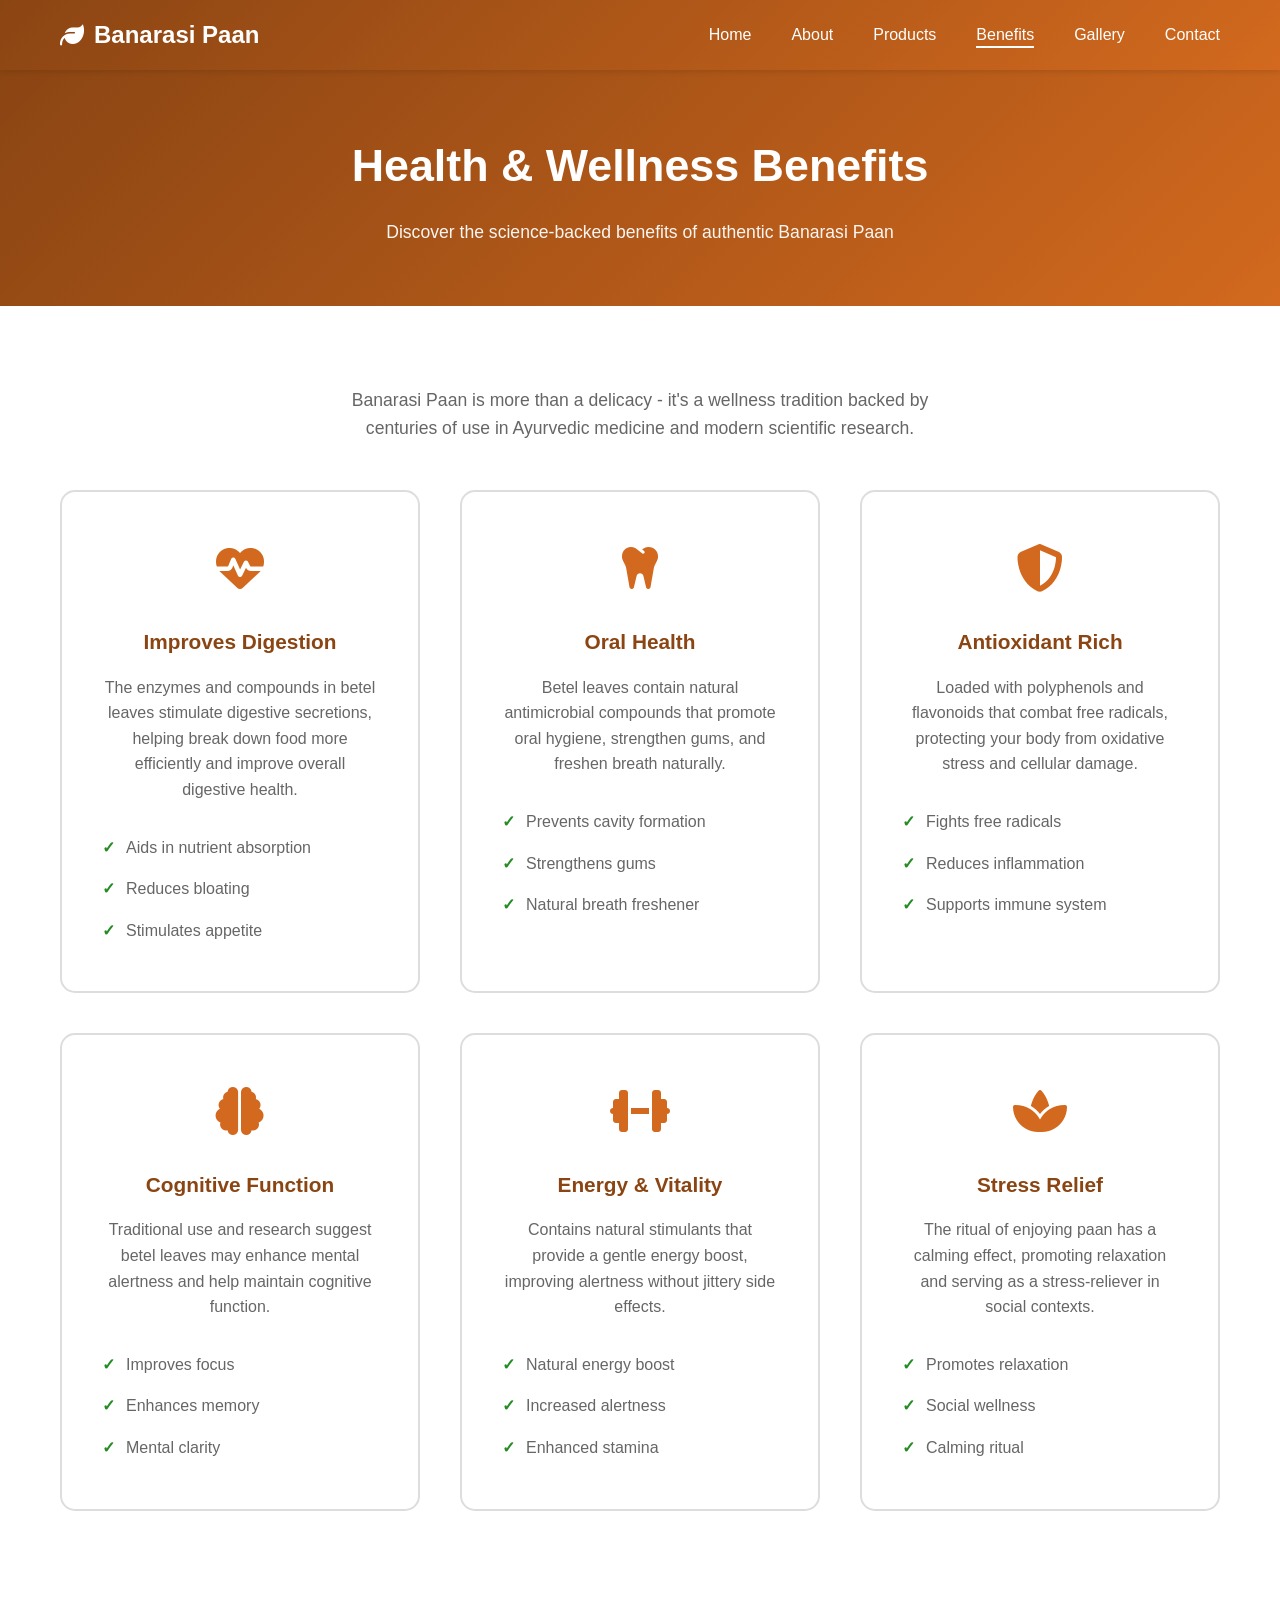
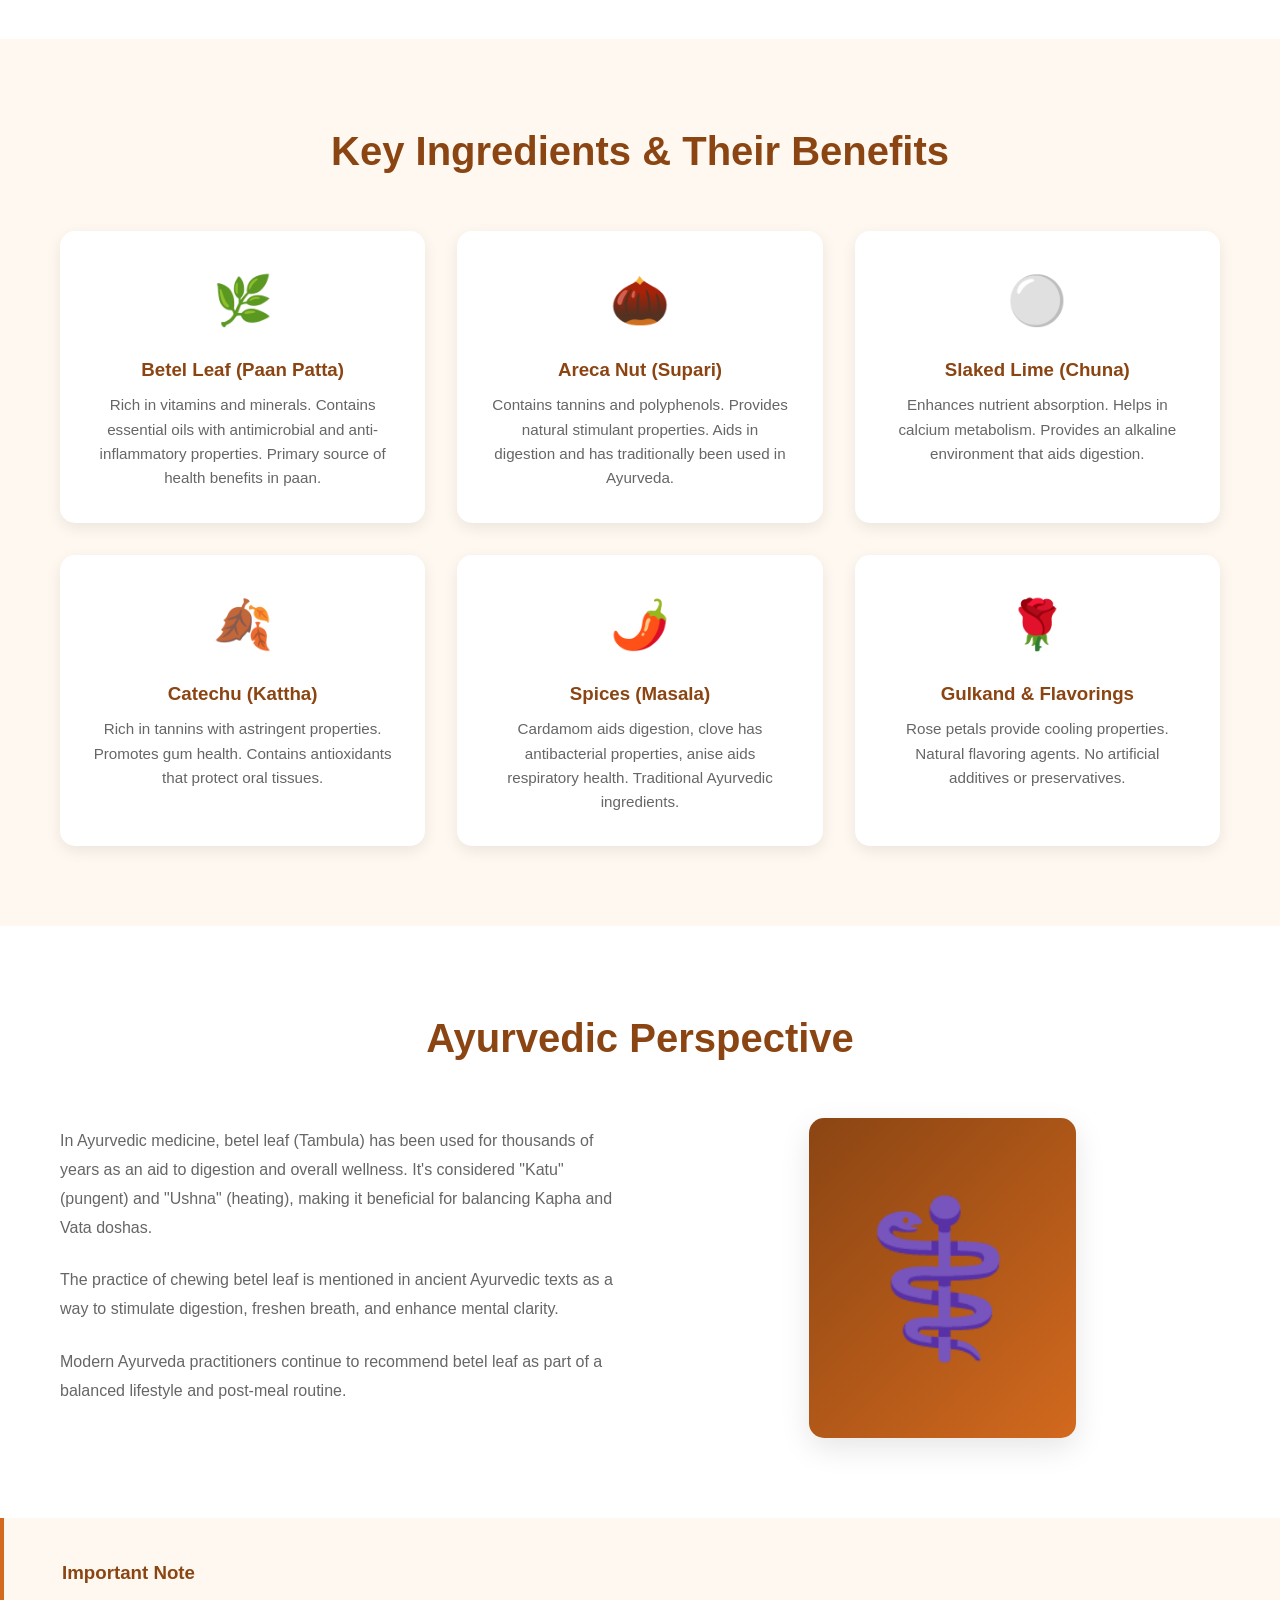
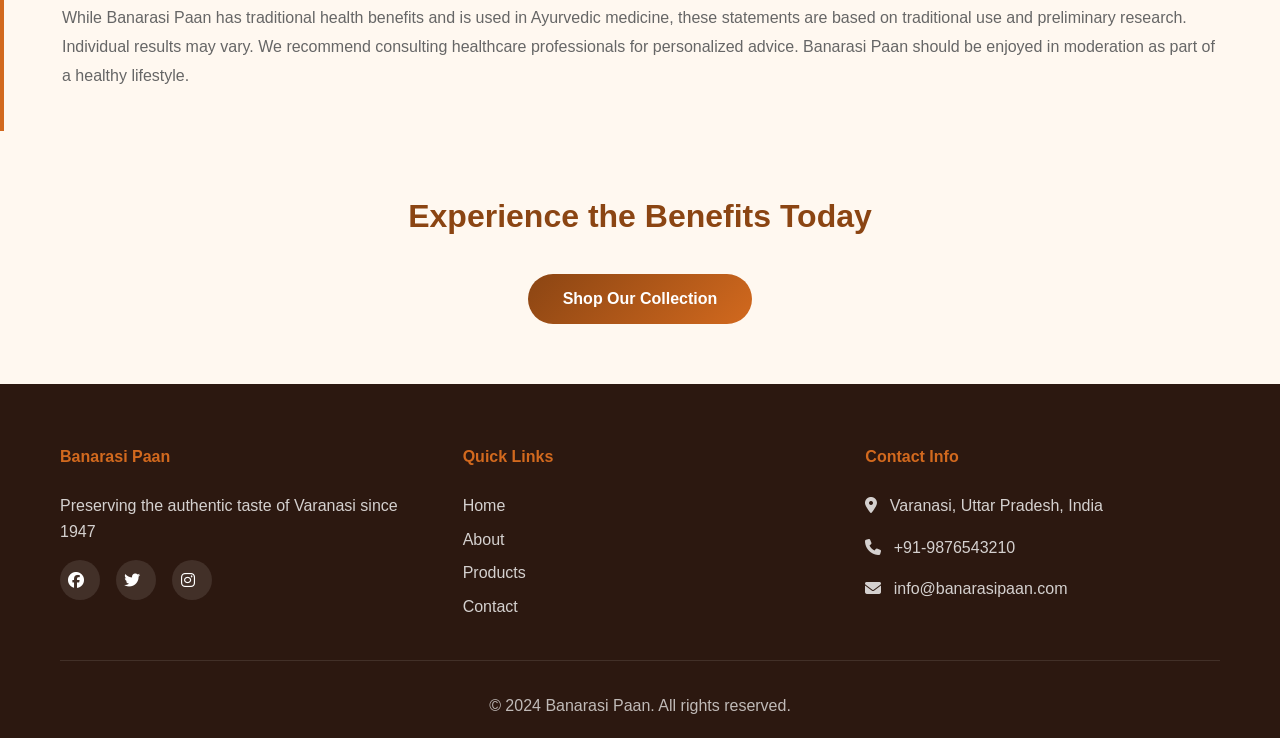
<file: benefits.html>
<!DOCTYPE html>
<html lang="en">
<head>
    <meta charset="UTF-8">
    <meta name="viewport" content="width=device-width, initial-scale=1.0">
    <title>Health Benefits - Banarasi Paan</title>
    <link rel="stylesheet" href="style.css">
    <link rel="stylesheet" href="https://cdnjs.cloudflare.com/ajax/libs/font-awesome/6.4.0/css/all.min.css">
</head>
<body>
    <!-- Navigation -->
    <nav class="navbar">
        <div class="nav-container">
            <a href="index.html" class="logo">
                <i class="fas fa-leaf"></i> Banarasi Paan
            </a>
            <button class="hamburger" id="hamburger">
                <span></span>
                <span></span>
                <span></span>
            </button>
            <ul class="nav-menu" id="navMenu">
                <li><a href="index.html">Home</a></li>
                <li><a href="about.html">About</a></li>
                <li><a href="products.html">Products</a></li>
                <li><a href="benefits.html" class="active">Benefits</a></li>
                <li><a href="gallery.html">Gallery</a></li>
                <li><a href="contact.html">Contact</a></li>
            </ul>
        </div>
    </nav>

    <!-- Page Header -->
    <section class="page-header">
        <div class="container">
            <h1>Health & Wellness Benefits</h1>
            <p>Discover the science-backed benefits of authentic Banarasi Paan</p>
        </div>
    </section>

    <!-- Health Benefits Grid -->
    <section class="benefits-detailed">
        <div class="container">
            <div class="benefits-intro">
                <p>Banarasi Paan is more than a delicacy - it's a wellness tradition backed by centuries of use in Ayurvedic medicine and modern scientific research.</p>
            </div>

            <div class="benefits-grid-large">
                <div class="benefit-card-large">
                    <div class="benefit-icon">
                        <i class="fas fa-heartbeat"></i>
                    </div>
                    <h3>Improves Digestion</h3>
                    <p>The enzymes and compounds in betel leaves stimulate digestive secretions, helping break down food more efficiently and improve overall digestive health.</p>
                    <ul class="benefit-list">
                        <li>Aids in nutrient absorption</li>
                        <li>Reduces bloating</li>
                        <li>Stimulates appetite</li>
                    </ul>
                </div>

                <div class="benefit-card-large">
                    <div class="benefit-icon">
                        <i class="fas fa-tooth"></i>
                    </div>
                    <h3>Oral Health</h3>
                    <p>Betel leaves contain natural antimicrobial compounds that promote oral hygiene, strengthen gums, and freshen breath naturally.</p>
                    <ul class="benefit-list">
                        <li>Prevents cavity formation</li>
                        <li>Strengthens gums</li>
                        <li>Natural breath freshener</li>
                    </ul>
                </div>

                <div class="benefit-card-large">
                    <div class="benefit-icon">
                        <i class="fas fa-shield-alt"></i>
                    </div>
                    <h3>Antioxidant Rich</h3>
                    <p>Loaded with polyphenols and flavonoids that combat free radicals, protecting your body from oxidative stress and cellular damage.</p>
                    <ul class="benefit-list">
                        <li>Fights free radicals</li>
                        <li>Reduces inflammation</li>
                        <li>Supports immune system</li>
                    </ul>
                </div>

                <div class="benefit-card-large">
                    <div class="benefit-icon">
                        <i class="fas fa-brain"></i>
                    </div>
                    <h3>Cognitive Function</h3>
                    <p>Traditional use and research suggest betel leaves may enhance mental alertness and help maintain cognitive function.</p>
                    <ul class="benefit-list">
                        <li>Improves focus</li>
                        <li>Enhances memory</li>
                        <li>Mental clarity</li>
                    </ul>
                </div>

                <div class="benefit-card-large">
                    <div class="benefit-icon">
                        <i class="fas fa-dumbbell"></i>
                    </div>
                    <h3>Energy & Vitality</h3>
                    <p>Contains natural stimulants that provide a gentle energy boost, improving alertness without jittery side effects.</p>
                    <ul class="benefit-list">
                        <li>Natural energy boost</li>
                        <li>Increased alertness</li>
                        <li>Enhanced stamina</li>
                    </ul>
                </div>

                <div class="benefit-card-large">
                    <div class="benefit-icon">
                        <i class="fas fa-spa"></i>
                    </div>
                    <h3>Stress Relief</h3>
                    <p>The ritual of enjoying paan has a calming effect, promoting relaxation and serving as a stress-reliever in social contexts.</p>
                    <ul class="benefit-list">
                        <li>Promotes relaxation</li>
                        <li>Social wellness</li>
                        <li>Calming ritual</li>
                    </ul>
                </div>
            </div>
        </div>
    </section>

    <!-- Ingredients Benefits -->
    <section class="ingredients-section">
        <div class="container">
            <h2 class="section-title">Key Ingredients & Their Benefits</h2>
            <div class="ingredients-breakdown">
                <div class="ingredient-breakdown">
                    <div class="ingredient-icon">🌿</div>
                    <h3>Betel Leaf (Paan Patta)</h3>
                    <p>Rich in vitamins and minerals. Contains essential oils with antimicrobial and anti-inflammatory properties. Primary source of health benefits in paan.</p>
                </div>
                <div class="ingredient-breakdown">
                    <div class="ingredient-icon">🌰</div>
                    <h3>Areca Nut (Supari)</h3>
                    <p>Contains tannins and polyphenols. Provides natural stimulant properties. Aids in digestion and has traditionally been used in Ayurveda.</p>
                </div>
                <div class="ingredient-breakdown">
                    <div class="ingredient-icon">⚪</div>
                    <h3>Slaked Lime (Chuna)</h3>
                    <p>Enhances nutrient absorption. Helps in calcium metabolism. Provides an alkaline environment that aids digestion.</p>
                </div>
                <div class="ingredient-breakdown">
                    <div class="ingredient-icon">🍂</div>
                    <h3>Catechu (Kattha)</h3>
                    <p>Rich in tannins with astringent properties. Promotes gum health. Contains antioxidants that protect oral tissues.</p>
                </div>
                <div class="ingredient-breakdown">
                    <div class="ingredient-icon">🌶️</div>
                    <h3>Spices (Masala)</h3>
                    <p>Cardamom aids digestion, clove has antibacterial properties, anise aids respiratory health. Traditional Ayurvedic ingredients.</p>
                </div>
                <div class="ingredient-breakdown">
                    <div class="ingredient-icon">🌹</div>
                    <h3>Gulkand & Flavorings</h3>
                    <p>Rose petals provide cooling properties. Natural flavoring agents. No artificial additives or preservatives.</p>
                </div>
            </div>
        </div>
    </section>

    <!-- Ayurvedic Benefits -->
    <section class="ayurveda-section">
        <div class="container">
            <h2 class="section-title">Ayurvedic Perspective</h2>
            <div class="ayurveda-content">
                <div class="ayurveda-text">
                    <p>In Ayurvedic medicine, betel leaf (Tambula) has been used for thousands of years as an aid to digestion and overall wellness. It's considered "Katu" (pungent) and "Ushna" (heating), making it beneficial for balancing Kapha and Vata doshas.</p>
                    <p>The practice of chewing betel leaf is mentioned in ancient Ayurvedic texts as a way to stimulate digestion, freshen breath, and enhance mental clarity.</p>
                    <p>Modern Ayurveda practitioners continue to recommend betel leaf as part of a balanced lifestyle and post-meal routine.</p>
                </div>
                <div class="ayurveda-image">
                    <div class="image-box">⚕️</div>
                </div>
            </div>
        </div>
    </section>

    <!-- Disclaimer -->
    <section class="disclaimer-section">
        <div class="container">
            <h3>Important Note</h3>
            <p>While Banarasi Paan has traditional health benefits and is used in Ayurvedic medicine, these statements are based on traditional use and preliminary research. Individual results may vary. We recommend consulting healthcare professionals for personalized advice. Banarasi Paan should be enjoyed in moderation as part of a healthy lifestyle.</p>
        </div>
    </section>

    <!-- CTA -->
    <section class="cta-alt">
        <div class="container">
            <h2>Experience the Benefits Today</h2>
            <a href="products.html" class="btn btn-primary">Shop Our Collection</a>
        </div>
    </section>

    <!-- Footer -->
    <footer class="footer">
        <div class="container">
            <div class="footer-content">
                <div class="footer-section">
                    <h4>Banarasi Paan</h4>
                    <p>Preserving the authentic taste of Varanasi since 1947</p>
                    <div class="social-links">
                        <a href="#"><i class="fab fa-facebook"></i></a>
                        <a href="#"><i class="fab fa-twitter"></i></a>
                        <a href="#"><i class="fab fa-instagram"></i></a>
                    </div>
                </div>
                <div class="footer-section">
                    <h4>Quick Links</h4>
                    <ul>
                        <li><a href="index.html">Home</a></li>
                        <li><a href="about.html">About</a></li>
                        <li><a href="products.html">Products</a></li>
                        <li><a href="contact.html">Contact</a></li>
                    </ul>
                </div>
                <div class="footer-section">
                    <h4>Contact Info</h4>
                    <p><i class="fas fa-map-marker-alt"></i> Varanasi, Uttar Pradesh, India</p>
                    <p><i class="fas fa-phone"></i> +91-9876543210</p>
                    <p><i class="fas fa-envelope"></i> info@banarasipaan.com</p>
                </div>
            </div>
            <div class="footer-bottom">
                <p>&copy; 2024 Banarasi Paan. All rights reserved.</p>
            </div>
        </div>
    </footer>

    <script src="script.js"></script>
</body>
</html>
</file>
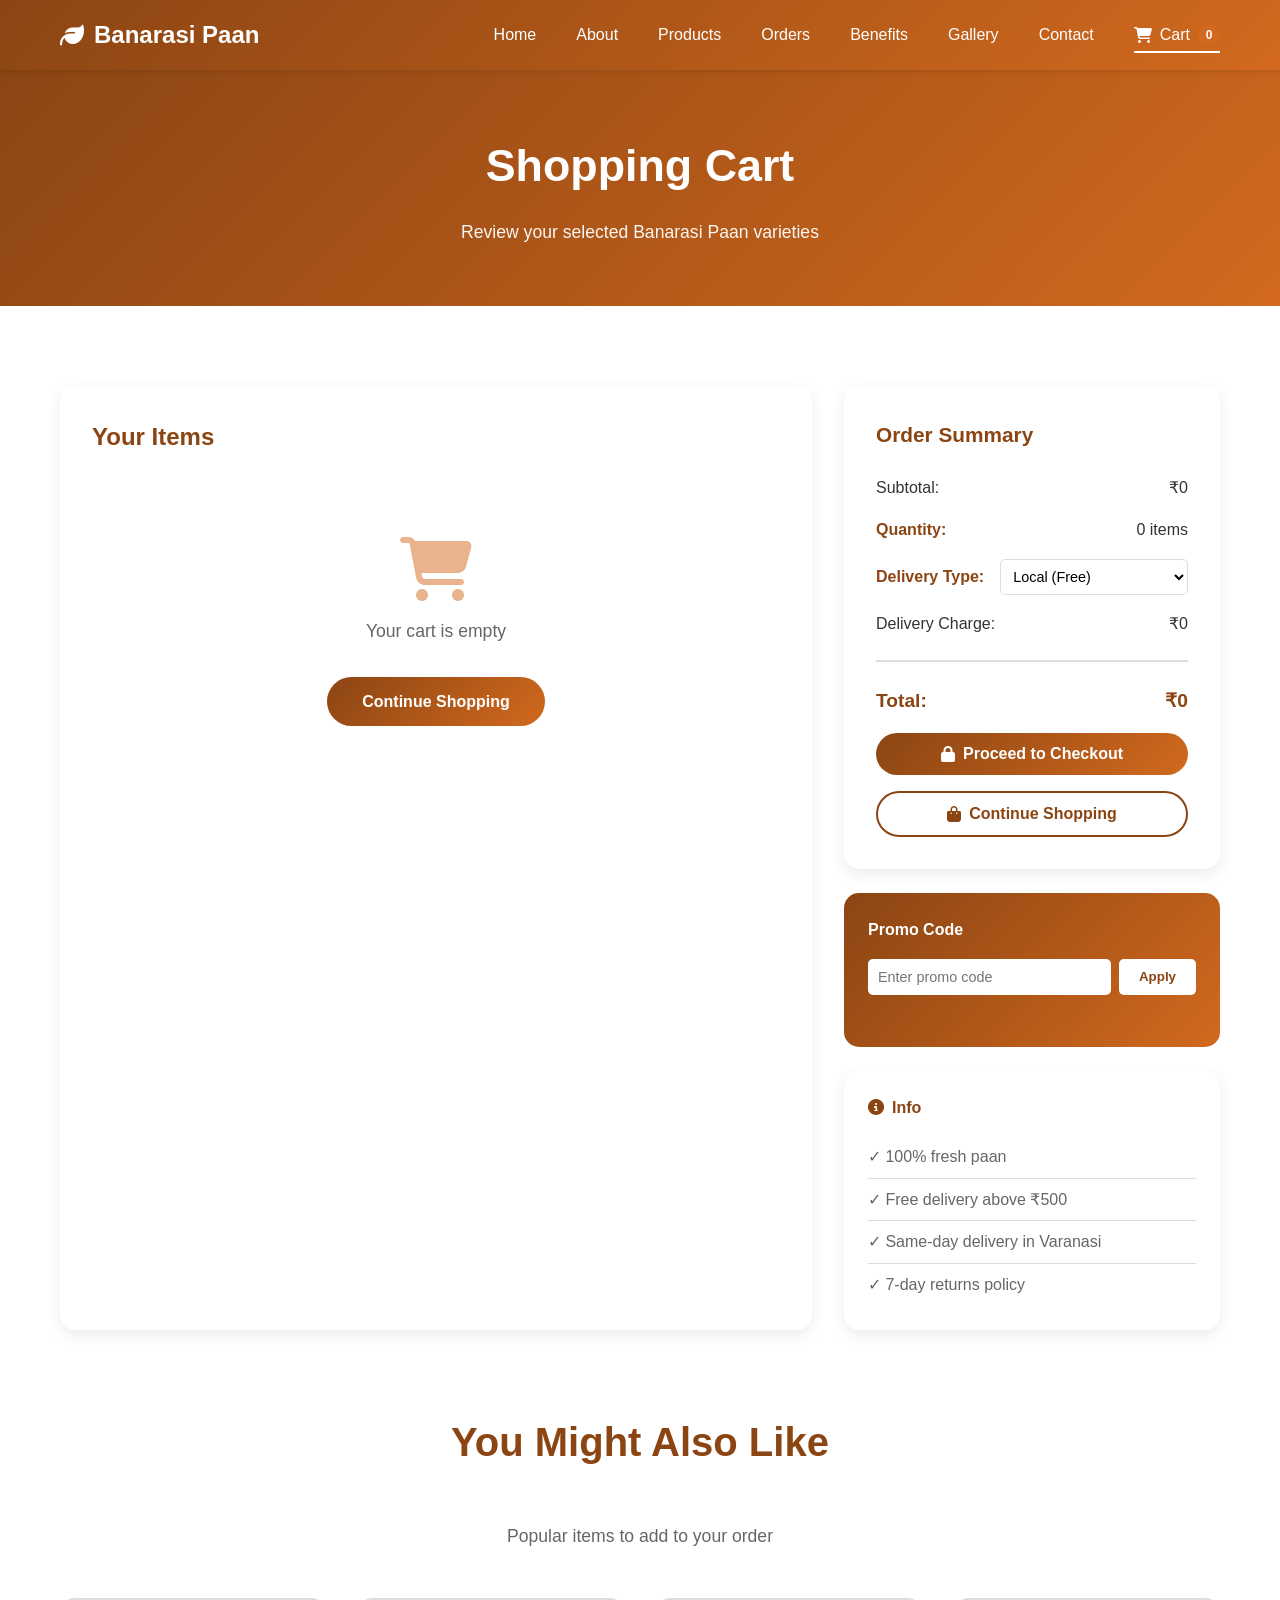
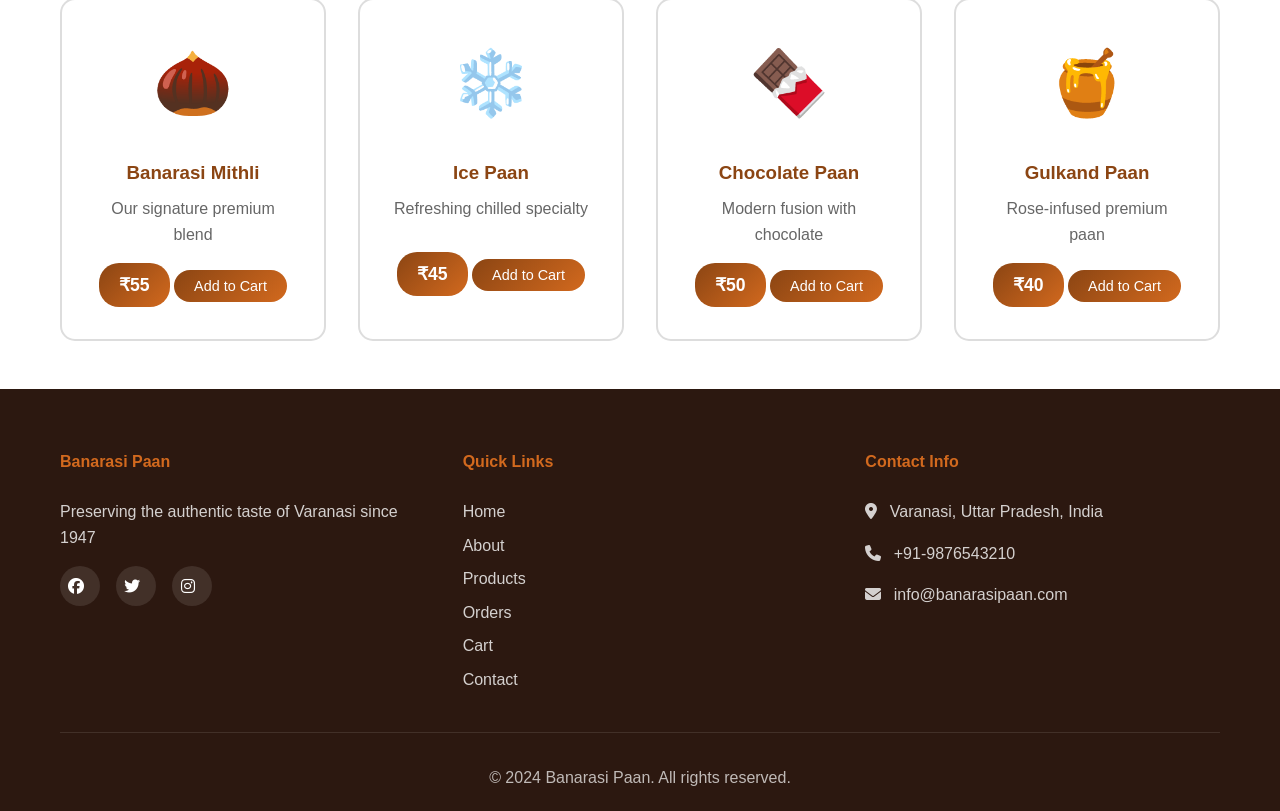
<file: cart.html>
<!DOCTYPE html>
<html lang="en">
<head>
    <meta charset="UTF-8">
    <meta name="viewport" content="width=device-width, initial-scale=1.0">
    <title>Shopping Cart - Banarasi Paan</title>
    <link rel="stylesheet" href="style.css">
    <link rel="stylesheet" href="https://cdnjs.cloudflare.com/ajax/libs/font-awesome/6.4.0/css/all.min.css">
</head>
<body>
    <!-- Navigation -->
    <nav class="navbar">
        <div class="nav-container">
            <a href="index.html" class="logo">
                <i class="fas fa-leaf"></i> Banarasi Paan
            </a>
            <button class="hamburger" id="hamburger">
                <span></span>
                <span></span>
                <span></span>
            </button>
            <ul class="nav-menu" id="navMenu">
                <li><a href="index.html">Home</a></li>
                <li><a href="about.html">About</a></li>
                <li><a href="products.html">Products</a></li>
                <li><a href="orders.html">Orders</a></li>
                <li><a href="benefits.html">Benefits</a></li>
                <li><a href="gallery.html">Gallery</a></li>
                <li><a href="contact.html">Contact</a></li>
                <li><a href="cart.html" class="active cart-link">
                    <i class="fas fa-shopping-cart"></i> Cart
                    <span class="cart-count" id="cartCount">0</span>
                </a></li>
            </ul>
        </div>
    </nav>

    <!-- Page Header -->
    <section class="page-header">
        <div class="container">
            <h1>Shopping Cart</h1>
            <p>Review your selected Banarasi Paan varieties</p>
        </div>
    </section>

    <!-- Cart Section -->
    <section class="cart-section">
        <div class="container">
            <div class="cart-content">
                <!-- Cart Items -->
                <div class="cart-items-container">
                    <h2>Your Items</h2>
                    <div class="cart-items" id="cartItems">
                        <div class="empty-cart">
                            <i class="fas fa-shopping-cart"></i>
                            <p>Your cart is empty</p>
                            <a href="products.html" class="btn btn-primary">Continue Shopping</a>
                        </div>
                    </div>
                </div>

                <!-- Cart Summary -->
                <div class="cart-summary">
                    <div class="summary-box">
                        <h3>Order Summary</h3>

                        <div class="summary-item">
                            <span>Subtotal:</span>
                            <span id="subtotal">₹0</span>
                        </div>

                        <div class="summary-item">
                            <label for="quantity">Quantity:</label>
                            <span id="totalQuantity">0 items</span>
                        </div>

                        <div class="summary-item delivery-select">
                            <label for="deliveryType">Delivery Type:</label>
                            <select id="deliveryType" onchange="updateDeliveryCharge()">
                                <option value="local" data-charge="0">Local (Free)</option>
                                <option value="regional" data-charge="50">Regional (₹50)</option>
                                <option value="panIndia" data-charge="100">Pan-India (₹100)</option>
                            </select>
                        </div>

                        <div class="summary-item">
                            <span>Delivery Charge:</span>
                            <span id="deliveryCharge">₹0</span>
                        </div>

                        <hr class="divider">

                        <div class="summary-item total">
                            <span>Total:</span>
                            <span id="total">₹0</span>
                        </div>

                        <button class="btn btn-primary btn-full" onclick="proceedToCheckout()">
                            <i class="fas fa-lock"></i> Proceed to Checkout
                        </button>

                        <button class="btn btn-secondary btn-full" onclick="continueShopping()">
                            <i class="fas fa-shopping-bag"></i> Continue Shopping
                        </button>
                    </div>

                    <!-- Promo Code -->
                    <div class="promo-box">
                        <h4>Promo Code</h4>
                        <div class="promo-input">
                            <input type="text" id="promoCode" placeholder="Enter promo code">
                            <button onclick="applyPromo()">Apply</button>
                        </div>
                        <div id="promoMessage" class="promo-message"></div>
                    </div>

                    <!-- Info Box -->
                    <div class="info-box">
                        <h4><i class="fas fa-info-circle"></i> Info</h4>
                        <ul>
                            <li>✓ 100% fresh paan</li>
                            <li>✓ Free delivery above ₹500</li>
                            <li>✓ Same-day delivery in Varanasi</li>
                            <li>✓ 7-day returns policy</li>
                        </ul>
                    </div>
                </div>
            </div>
        </div>
    </section>

    <!-- Recommended Products -->
    <section class="recommended-products">
        <div class="container">
            <h2 class="section-title">You Might Also Like</h2>
            <p class="section-subtitle">Popular items to add to your order</p>

            <div class="products-preview">
                <div class="product-card">
                    <div class="product-image">🌰</div>
                    <h3>Banarasi Mithli</h3>
                    <p class="product-description">Our signature premium blend</p>
                    <span class="product-price">₹55</span>
                    <button class="btn-small" onclick="addToCartFromRecommended('Banarasi Mithli', 55)">Add to Cart</button>
                </div>
                <div class="product-card">
                    <div class="product-image">❄️</div>
                    <h3>Ice Paan</h3>
                    <p class="product-description">Refreshing chilled specialty</p>
                    <span class="product-price">₹45</span>
                    <button class="btn-small" onclick="addToCartFromRecommended('Ice Paan', 45)">Add to Cart</button>
                </div>
                <div class="product-card">
                    <div class="product-image">🍫</div>
                    <h3>Chocolate Paan</h3>
                    <p class="product-description">Modern fusion with chocolate</p>
                    <span class="product-price">₹50</span>
                    <button class="btn-small" onclick="addToCartFromRecommended('Chocolate Paan', 50)">Add to Cart</button>
                </div>
                <div class="product-card">
                    <div class="product-image">🍯</div>
                    <h3>Gulkand Paan</h3>
                    <p class="product-description">Rose-infused premium paan</p>
                    <span class="product-price">₹40</span>
                    <button class="btn-small" onclick="addToCartFromRecommended('Gulkand Paan', 40)">Add to Cart</button>
                </div>
            </div>
        </div>
    </section>

    <!-- Footer -->
    <footer class="footer">
        <div class="container">
            <div class="footer-content">
                <div class="footer-section">
                    <h4>Banarasi Paan</h4>
                    <p>Preserving the authentic taste of Varanasi since 1947</p>
                    <div class="social-links">
                        <a href="#"><i class="fab fa-facebook"></i></a>
                        <a href="#"><i class="fab fa-twitter"></i></a>
                        <a href="#"><i class="fab fa-instagram"></i></a>
                    </div>
                </div>
                <div class="footer-section">
                    <h4>Quick Links</h4>
                    <ul>
                        <li><a href="index.html">Home</a></li>
                        <li><a href="about.html">About</a></li>
                        <li><a href="products.html">Products</a></li>
                        <li><a href="orders.html">Orders</a></li>
                        <li><a href="cart.html">Cart</a></li>
                        <li><a href="contact.html">Contact</a></li>
                    </ul>
                </div>
                <div class="footer-section">
                    <h4>Contact Info</h4>
                    <p><i class="fas fa-map-marker-alt"></i> Varanasi, Uttar Pradesh, India</p>
                    <p><i class="fas fa-phone"></i> +91-9876543210</p>
                    <p><i class="fas fa-envelope"></i> info@banarasipaan.com</p>
                </div>
            </div>
            <div class="footer-bottom">
                <p>&copy; 2024 Banarasi Paan. All rights reserved.</p>
            </div>
        </div>
    </footer>

    <script src="script.js"></script>
    <script src="cart.js"></script>
</body>
</html>
</file>
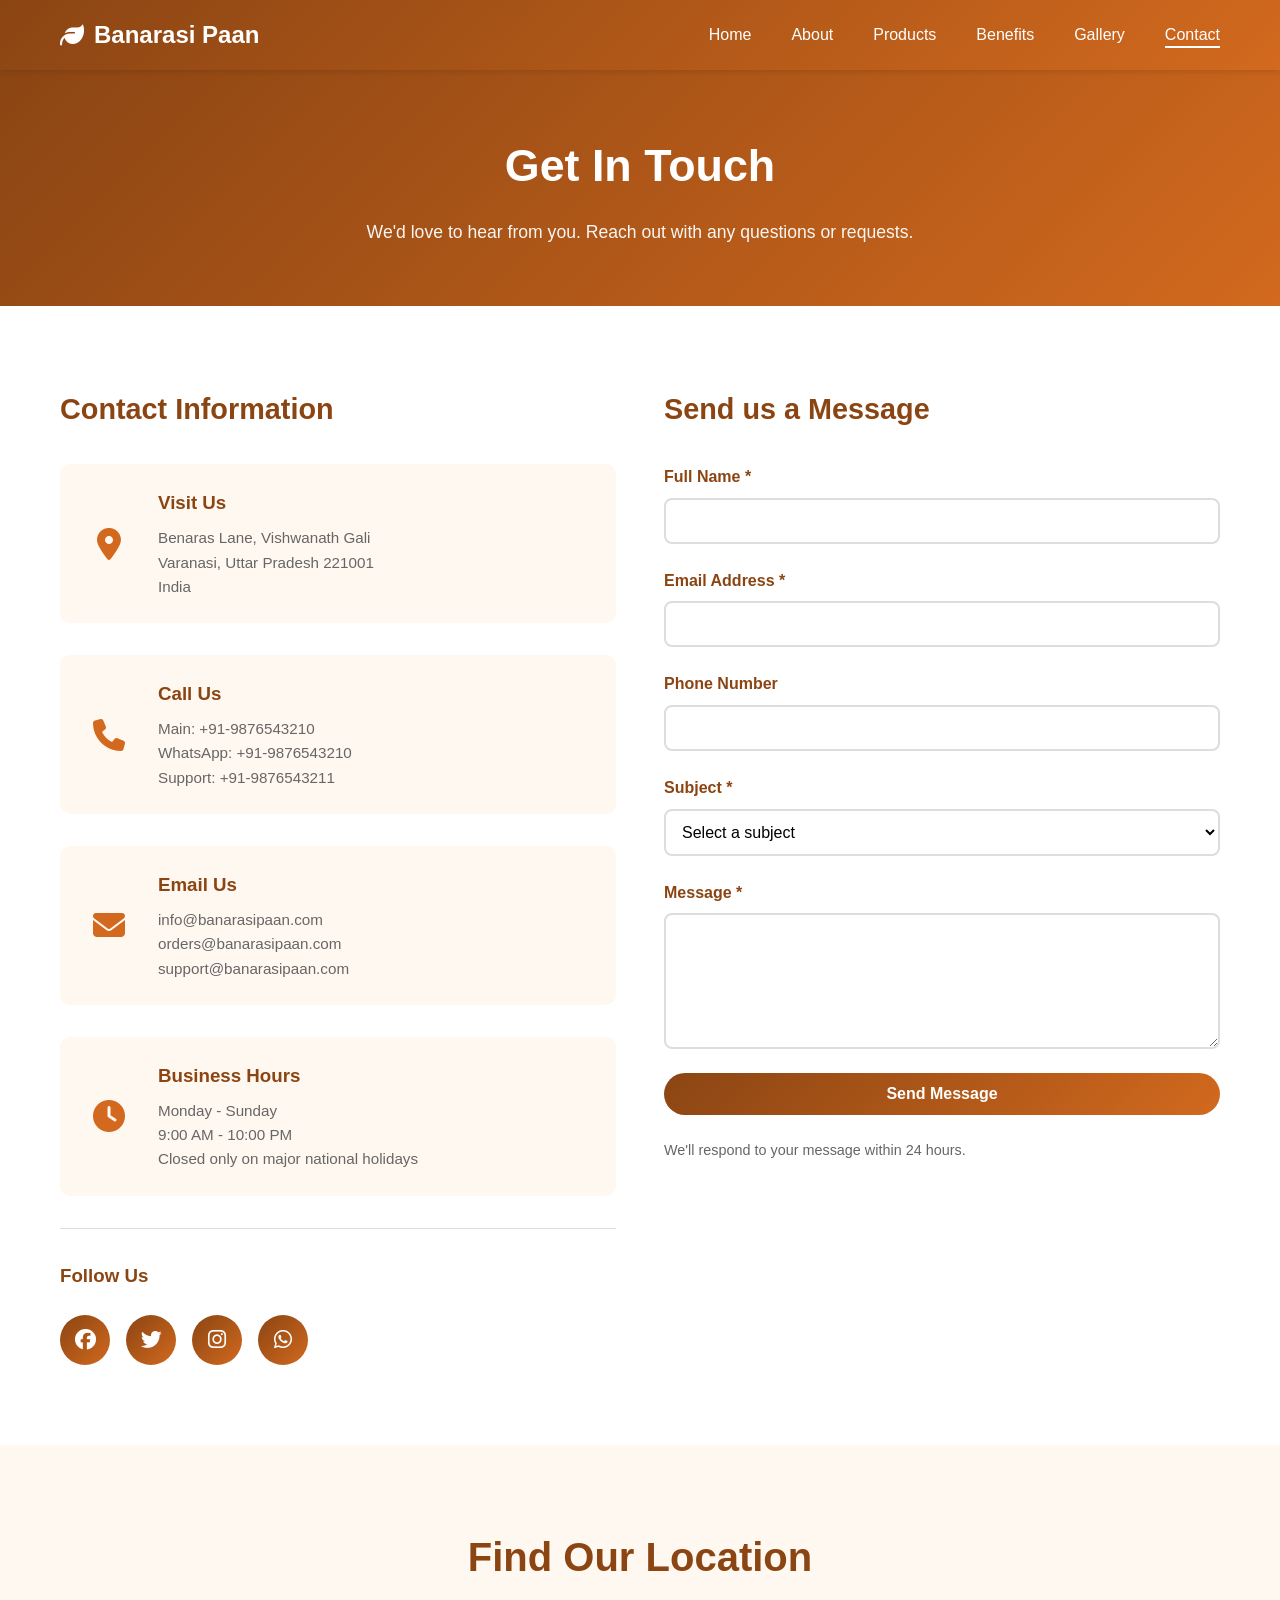
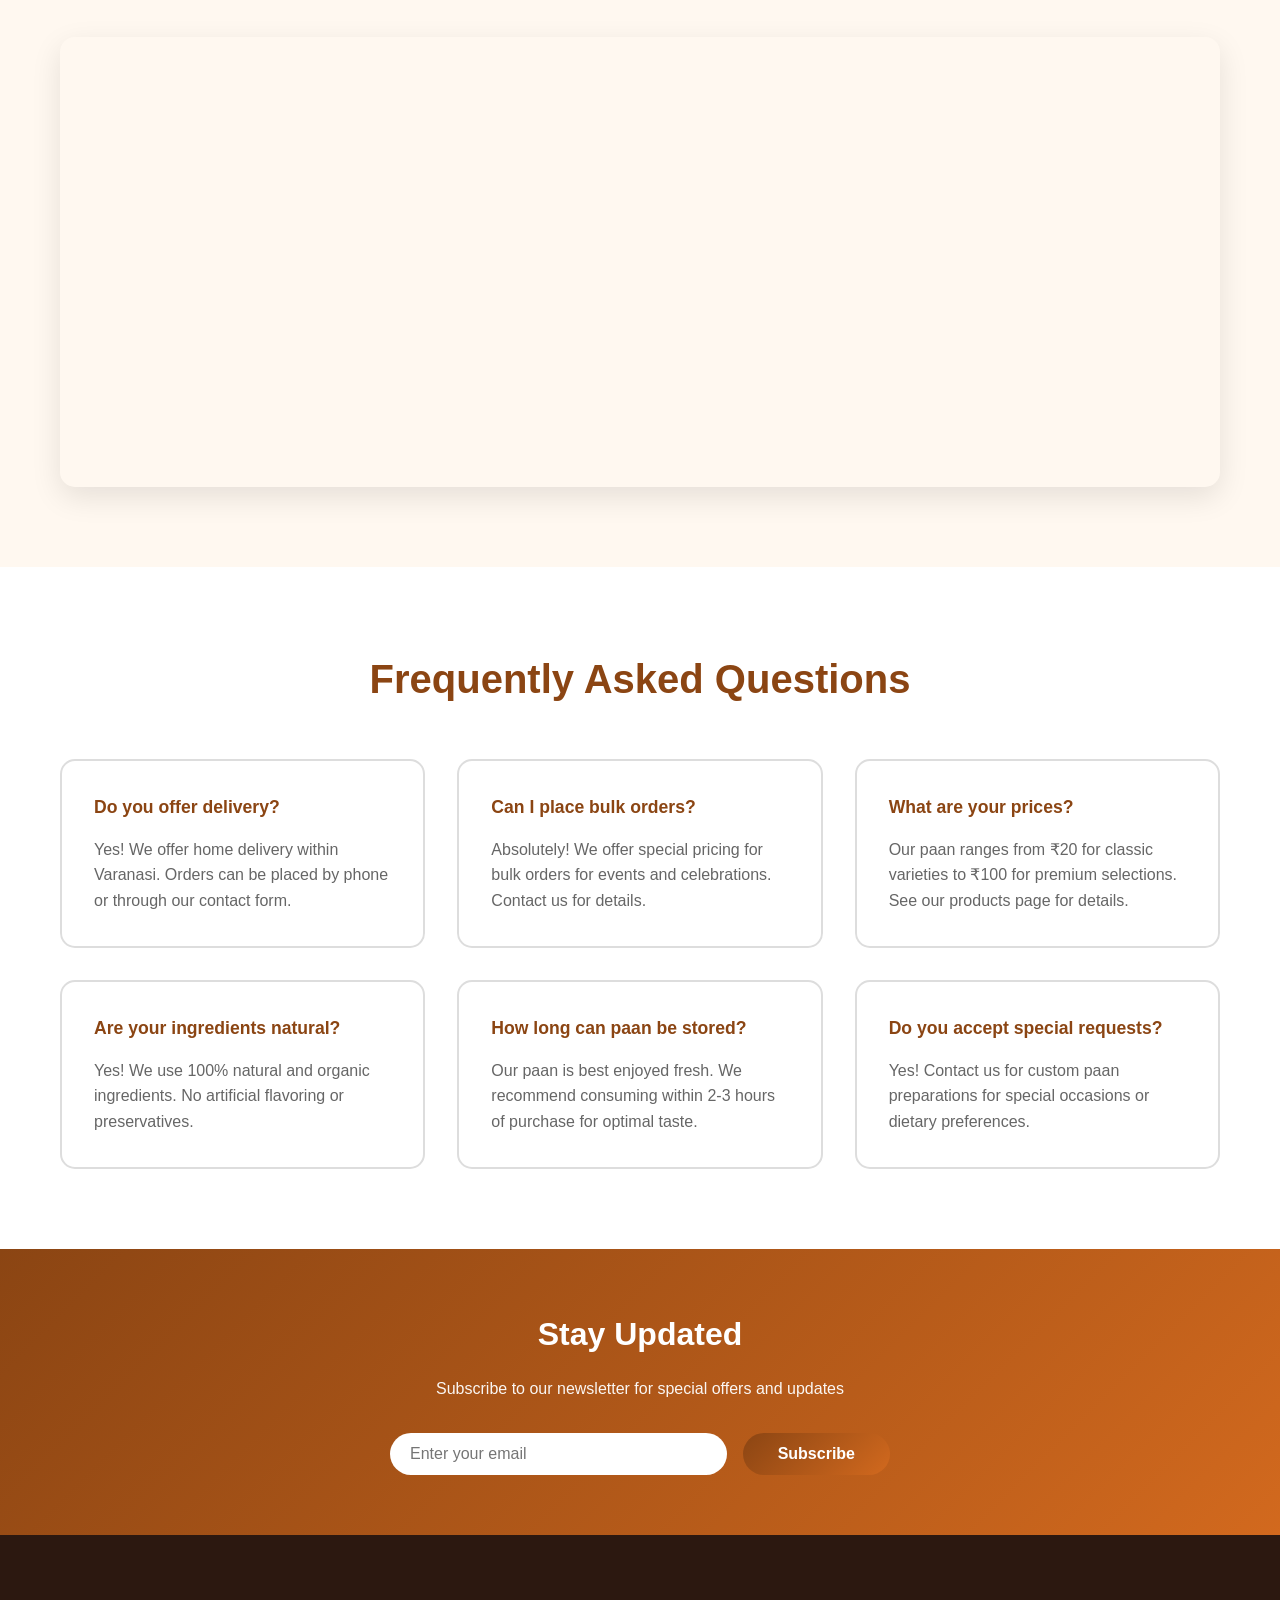
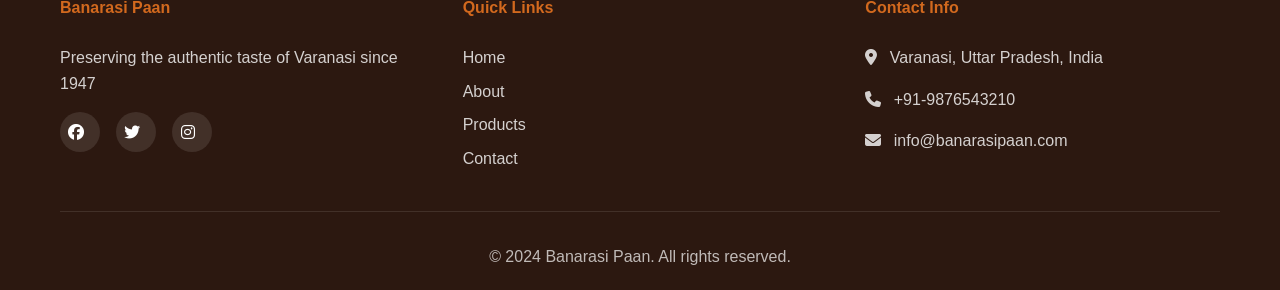
<file: contact.html>
<!DOCTYPE html>
<html lang="en">
<head>
    <meta charset="UTF-8">
    <meta name="viewport" content="width=device-width, initial-scale=1.0">
    <title>Contact Us - Banarasi Paan</title>
    <link rel="stylesheet" href="style.css">
    <link rel="stylesheet" href="https://cdnjs.cloudflare.com/ajax/libs/font-awesome/6.4.0/css/all.min.css">
</head>
<body>
    <!-- Navigation -->
    <nav class="navbar">
        <div class="nav-container">
            <a href="index.html" class="logo">
                <i class="fas fa-leaf"></i> Banarasi Paan
            </a>
            <button class="hamburger" id="hamburger">
                <span></span>
                <span></span>
                <span></span>
            </button>
            <ul class="nav-menu" id="navMenu">
                <li><a href="index.html">Home</a></li>
                <li><a href="about.html">About</a></li>
                <li><a href="products.html">Products</a></li>
                <li><a href="benefits.html">Benefits</a></li>
                <li><a href="gallery.html">Gallery</a></li>
                <li><a href="contact.html" class="active">Contact</a></li>
            </ul>
        </div>
    </nav>

    <!-- Page Header -->
    <section class="page-header">
        <div class="container">
            <h1>Get In Touch</h1>
            <p>We'd love to hear from you. Reach out with any questions or requests.</p>
        </div>
    </section>

    <!-- Contact Section -->
    <section class="contact-full">
        <div class="container">
            <div class="contact-wrapper">
                <!-- Contact Information -->
                <div class="contact-info-section">
                    <h2>Contact Information</h2>

                    <div class="info-card">
                        <div class="info-icon">
                            <i class="fas fa-map-marker-alt"></i>
                        </div>
                        <div class="info-content">
                            <h3>Visit Us</h3>
                            <p>Benaras Lane, Vishwanath Gali<br>Varanasi, Uttar Pradesh 221001<br>India</p>
                        </div>
                    </div>

                    <div class="info-card">
                        <div class="info-icon">
                            <i class="fas fa-phone"></i>
                        </div>
                        <div class="info-content">
                            <h3>Call Us</h3>
                            <p>Main: +91-9876543210<br>WhatsApp: +91-9876543210<br>Support: +91-9876543211</p>
                        </div>
                    </div>

                    <div class="info-card">
                        <div class="info-icon">
                            <i class="fas fa-envelope"></i>
                        </div>
                        <div class="info-content">
                            <h3>Email Us</h3>
                            <p>info@banarasipaan.com<br>orders@banarasipaan.com<br>support@banarasipaan.com</p>
                        </div>
                    </div>

                    <div class="info-card">
                        <div class="info-icon">
                            <i class="fas fa-clock"></i>
                        </div>
                        <div class="info-content">
                            <h3>Business Hours</h3>
                            <p>Monday - Sunday<br>9:00 AM - 10:00 PM<br>Closed only on major national holidays</p>
                        </div>
                    </div>

                    <div class="social-section">
                        <h3>Follow Us</h3>
                        <div class="social-icons">
                            <a href="#" class="social-icon"><i class="fab fa-facebook"></i></a>
                            <a href="#" class="social-icon"><i class="fab fa-twitter"></i></a>
                            <a href="#" class="social-icon"><i class="fab fa-instagram"></i></a>
                            <a href="#" class="social-icon"><i class="fab fa-whatsapp"></i></a>
                        </div>
                    </div>
                </div>

                <!-- Contact Form -->
                <div class="contact-form-section">
                    <h2>Send us a Message</h2>
                    <form class="contact-form" id="contactForm">
                        <div class="form-group">
                            <label for="name">Full Name *</label>
                            <input type="text" id="name" name="name" required>
                        </div>

                        <div class="form-group">
                            <label for="email">Email Address *</label>
                            <input type="email" id="email" name="email" required>
                        </div>

                        <div class="form-group">
                            <label for="phone">Phone Number</label>
                            <input type="tel" id="phone" name="phone">
                        </div>

                        <div class="form-group">
                            <label for="subject">Subject *</label>
                            <select id="subject" name="subject" required>
                                <option value="">Select a subject</option>
                                <option value="order">Order Inquiry</option>
                                <option value="bulk">Bulk Order Request</option>
                                <option value="feedback">Feedback</option>
                                <option value="partnership">Partnership Opportunity</option>
                                <option value="other">Other</option>
                            </select>
                        </div>

                        <div class="form-group">
                            <label for="message">Message *</label>
                            <textarea id="message" name="message" rows="6" required></textarea>
                        </div>

                        <button type="submit" class="btn btn-primary">Send Message</button>
                        <p class="form-note">We'll respond to your message within 24 hours.</p>
                    </form>
                </div>
            </div>
        </div>
    </section>

    <!-- Map Section -->
    <section class="map-section">
        <div class="container">
            <h2 class="section-title">Find Our Location</h2>
            <div class="map-container">
                <iframe src="https://www.google.com/maps/embed?pb=!1m18!1m12!1m3!1d3610.3638826447025!2d82.96968!3d25.311275!2m3!1f0!2f0!3f0!3m2!1i1024!2i768!4f13.1!3m3!1m2!1s0x3991b01e3d5d5555%3A0x5d5d5555!2sVaranasi%2C%20Uttar%20Pradesh!5e0!3m2!1sen!2sin!4v1234567890" width="100%" height="450" style="border:0;" allowfullscreen="" loading="lazy" referrerpolicy="no-referrer-when-downgrade"></iframe>
            </div>
        </div>
    </section>

    <!-- FAQ Section -->
    <section class="faq-section">
        <div class="container">
            <h2 class="section-title">Frequently Asked Questions</h2>
            <div class="faq-grid">
                <div class="faq-item">
                    <h3>Do you offer delivery?</h3>
                    <p>Yes! We offer home delivery within Varanasi. Orders can be placed by phone or through our contact form.</p>
                </div>
                <div class="faq-item">
                    <h3>Can I place bulk orders?</h3>
                    <p>Absolutely! We offer special pricing for bulk orders for events and celebrations. Contact us for details.</p>
                </div>
                <div class="faq-item">
                    <h3>What are your prices?</h3>
                    <p>Our paan ranges from ₹20 for classic varieties to ₹100 for premium selections. See our products page for details.</p>
                </div>
                <div class="faq-item">
                    <h3>Are your ingredients natural?</h3>
                    <p>Yes! We use 100% natural and organic ingredients. No artificial flavoring or preservatives.</p>
                </div>
                <div class="faq-item">
                    <h3>How long can paan be stored?</h3>
                    <p>Our paan is best enjoyed fresh. We recommend consuming within 2-3 hours of purchase for optimal taste.</p>
                </div>
                <div class="faq-item">
                    <h3>Do you accept special requests?</h3>
                    <p>Yes! Contact us for custom paan preparations for special occasions or dietary preferences.</p>
                </div>
            </div>
        </div>
    </section>

    <!-- Newsletter -->
    <section class="newsletter-section">
        <div class="container">
            <h2>Stay Updated</h2>
            <p>Subscribe to our newsletter for special offers and updates</p>
            <form class="newsletter-form" id="newsletterForm">
                <input type="email" placeholder="Enter your email" required>
                <button type="submit" class="btn btn-primary">Subscribe</button>
            </form>
        </div>
    </section>

    <!-- Footer -->
    <footer class="footer">
        <div class="container">
            <div class="footer-content">
                <div class="footer-section">
                    <h4>Banarasi Paan</h4>
                    <p>Preserving the authentic taste of Varanasi since 1947</p>
                    <div class="social-links">
                        <a href="#"><i class="fab fa-facebook"></i></a>
                        <a href="#"><i class="fab fa-twitter"></i></a>
                        <a href="#"><i class="fab fa-instagram"></i></a>
                    </div>
                </div>
                <div class="footer-section">
                    <h4>Quick Links</h4>
                    <ul>
                        <li><a href="index.html">Home</a></li>
                        <li><a href="about.html">About</a></li>
                        <li><a href="products.html">Products</a></li>
                        <li><a href="contact.html">Contact</a></li>
                    </ul>
                </div>
                <div class="footer-section">
                    <h4>Contact Info</h4>
                    <p><i class="fas fa-map-marker-alt"></i> Varanasi, Uttar Pradesh, India</p>
                    <p><i class="fas fa-phone"></i> +91-9876543210</p>
                    <p><i class="fas fa-envelope"></i> info@banarasipaan.com</p>
                </div>
            </div>
            <div class="footer-bottom">
                <p>&copy; 2024 Banarasi Paan. All rights reserved.</p>
            </div>
        </div>
    </footer>

    <script src="script.js"></script>
</body>
</html>
</file>
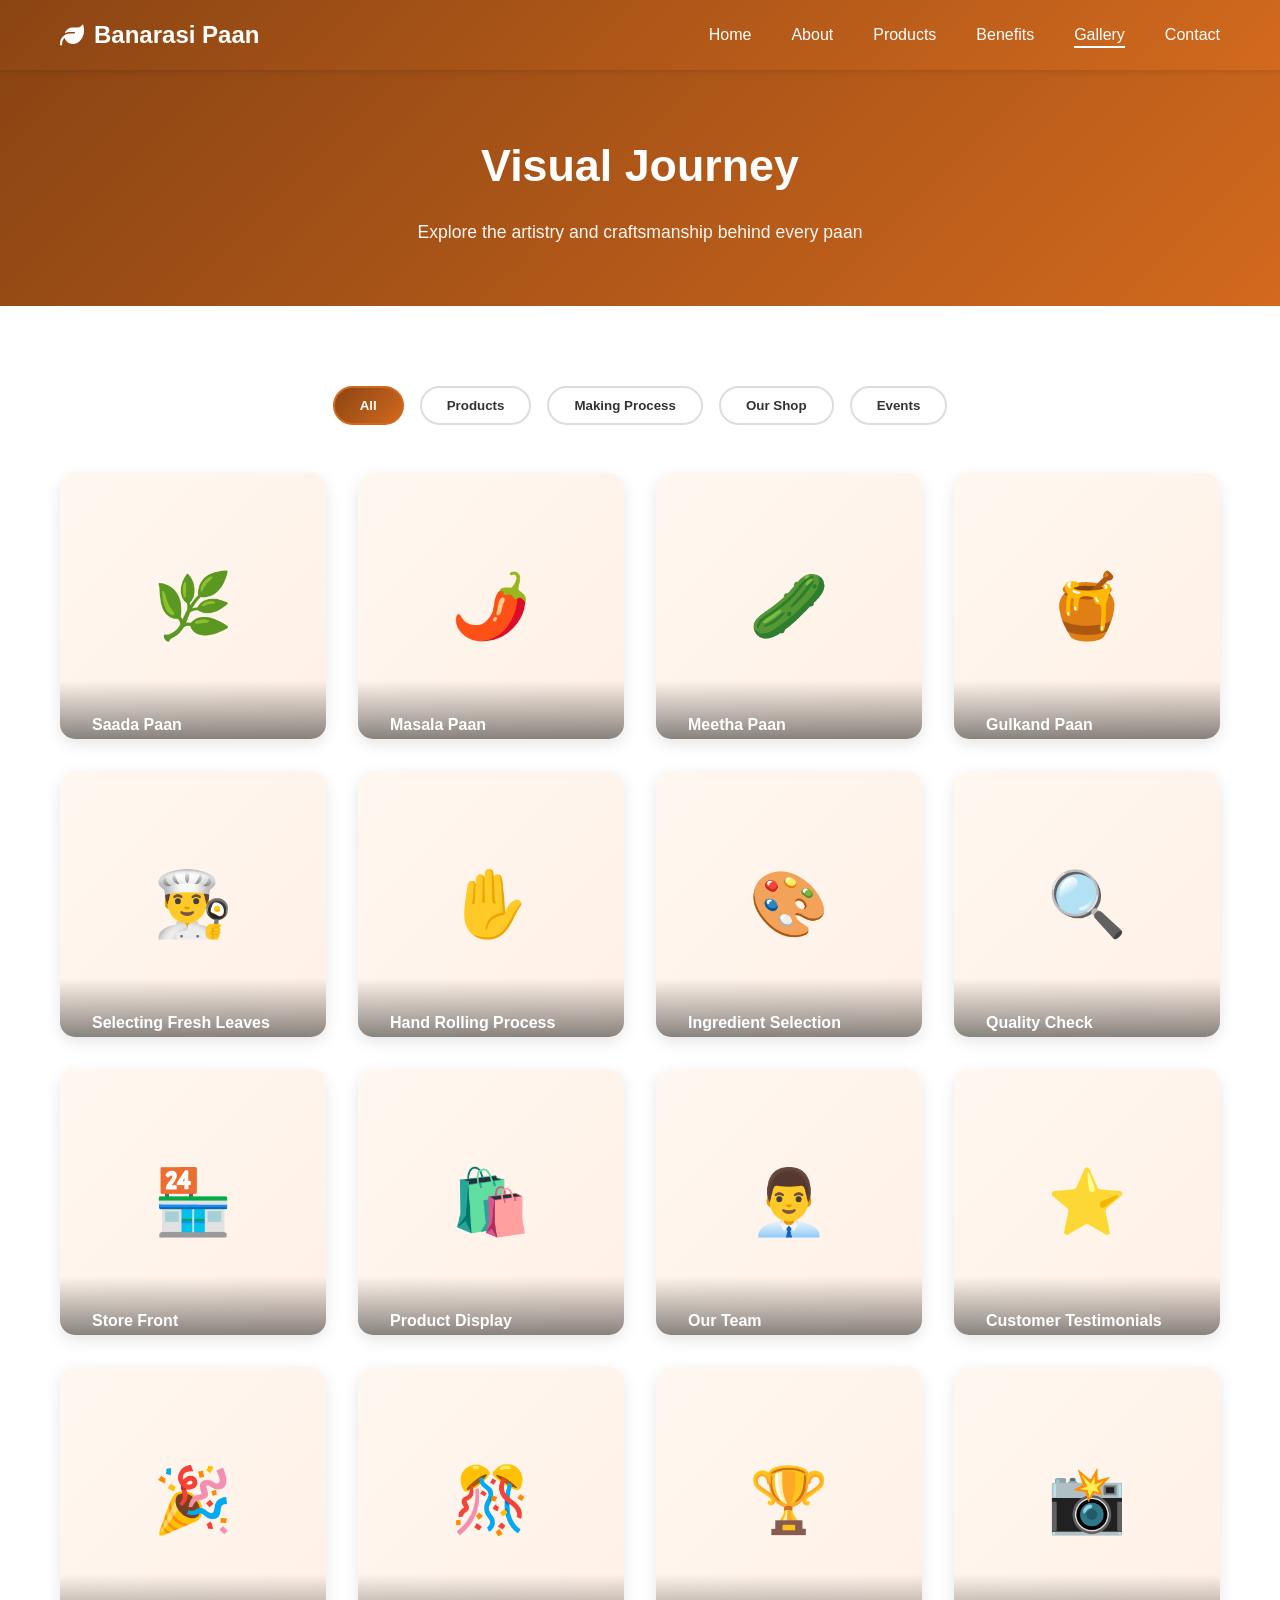
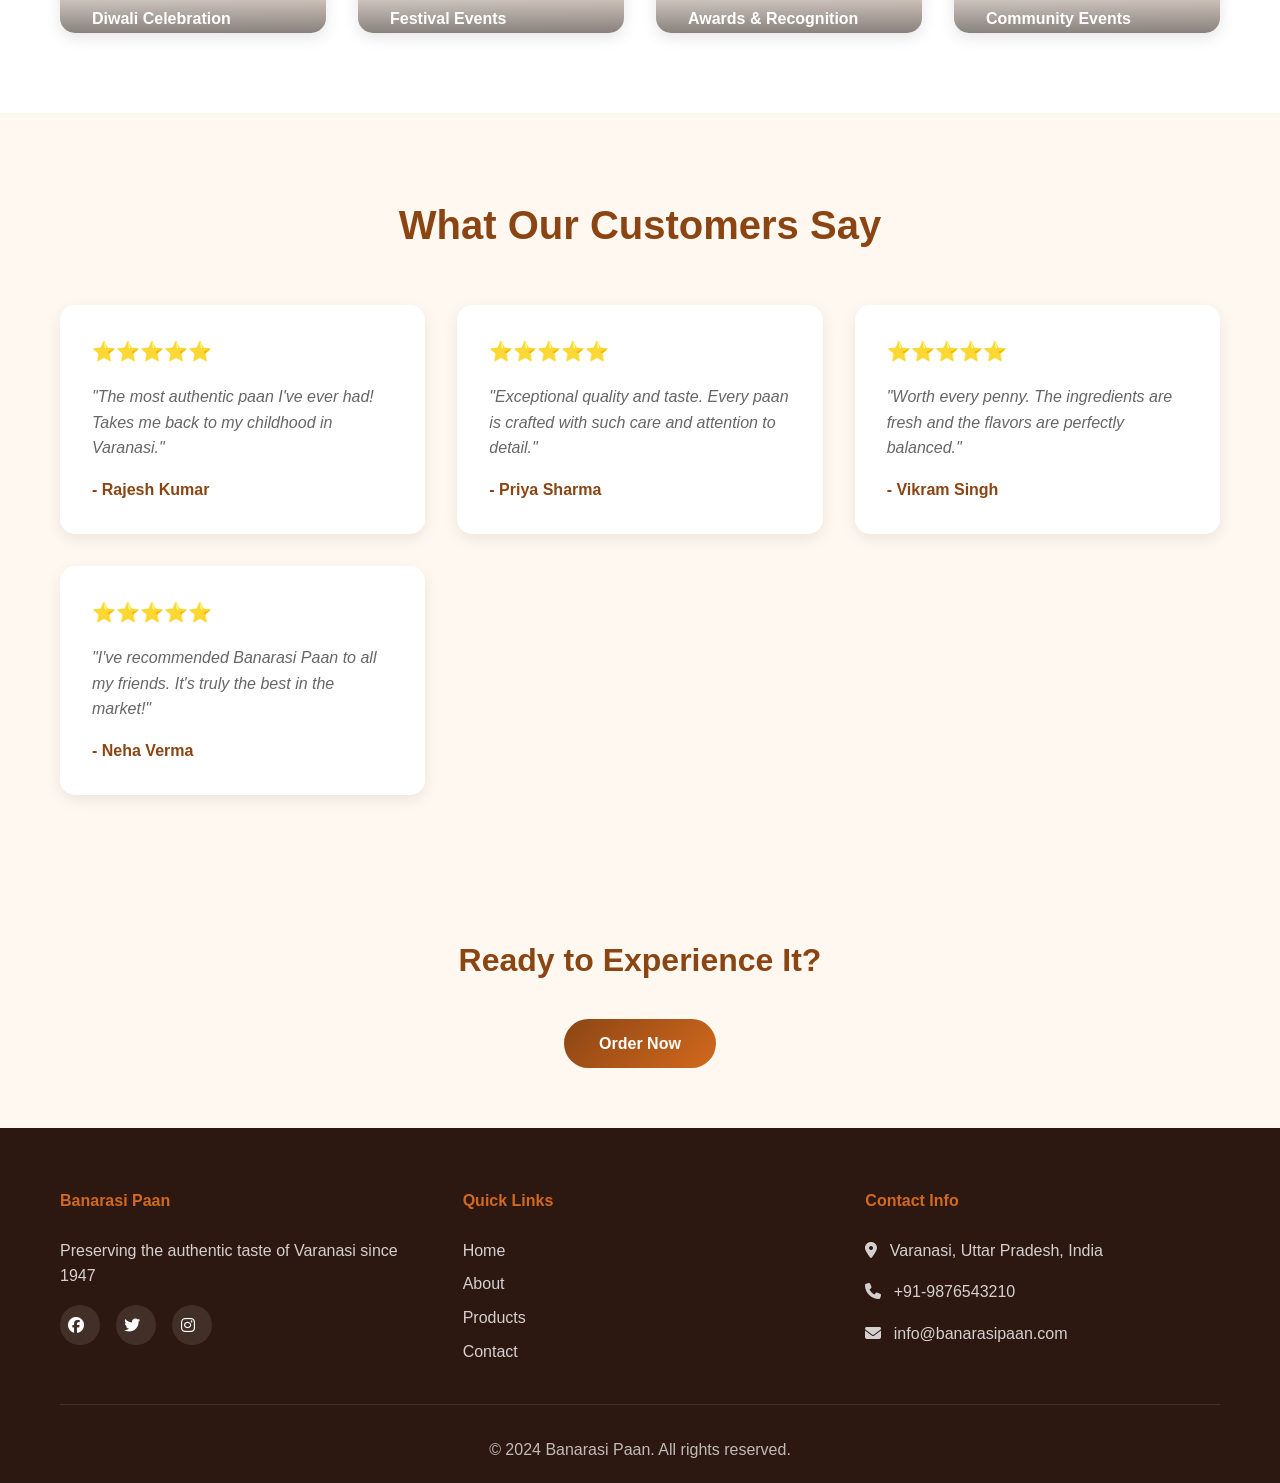
<file: gallery.html>
<!DOCTYPE html>
<html lang="en">
<head>
    <meta charset="UTF-8">
    <meta name="viewport" content="width=device-width, initial-scale=1.0">
    <title>Gallery - Banarasi Paan</title>
    <link rel="stylesheet" href="style.css">
    <link rel="stylesheet" href="https://cdnjs.cloudflare.com/ajax/libs/font-awesome/6.4.0/css/all.min.css">
</head>
<body>
    <!-- Navigation -->
    <nav class="navbar">
        <div class="nav-container">
            <a href="index.html" class="logo">
                <i class="fas fa-leaf"></i> Banarasi Paan
            </a>
            <button class="hamburger" id="hamburger">
                <span></span>
                <span></span>
                <span></span>
            </button>
            <ul class="nav-menu" id="navMenu">
                <li><a href="index.html">Home</a></li>
                <li><a href="about.html">About</a></li>
                <li><a href="products.html">Products</a></li>
                <li><a href="benefits.html">Benefits</a></li>
                <li><a href="gallery.html" class="active">Gallery</a></li>
                <li><a href="contact.html">Contact</a></li>
            </ul>
        </div>
    </nav>

    <!-- Page Header -->
    <section class="page-header">
        <div class="container">
            <h1>Visual Journey</h1>
            <p>Explore the artistry and craftsmanship behind every paan</p>
        </div>
    </section>

    <!-- Gallery Section -->
    <section class="gallery-section">
        <div class="container">
            <div class="gallery-tabs">
                <button class="tab-btn active" onclick="filterGallery('all')">All</button>
                <button class="tab-btn" onclick="filterGallery('products')">Products</button>
                <button class="tab-btn" onclick="filterGallery('process')">Making Process</button>
                <button class="tab-btn" onclick="filterGallery('shop')">Our Shop</button>
                <button class="tab-btn" onclick="filterGallery('events')">Events</button>
            </div>

            <div class="gallery-grid">
                <!-- Products Gallery -->
                <div class="gallery-item products" onclick="openModal(this)">
                    <div class="gallery-image">🌿</div>
                    <div class="overlay">
                        <p>Saada Paan</p>
                    </div>
                </div>

                <div class="gallery-item products" onclick="openModal(this)">
                    <div class="gallery-image">🌶️</div>
                    <div class="overlay">
                        <p>Masala Paan</p>
                    </div>
                </div>

                <div class="gallery-item products" onclick="openModal(this)">
                    <div class="gallery-image">🥒</div>
                    <div class="overlay">
                        <p>Meetha Paan</p>
                    </div>
                </div>

                <div class="gallery-item products" onclick="openModal(this)">
                    <div class="gallery-image">🍯</div>
                    <div class="overlay">
                        <p>Gulkand Paan</p>
                    </div>
                </div>

                <!-- Making Process Gallery -->
                <div class="gallery-item process" onclick="openModal(this)">
                    <div class="gallery-image">👨‍🍳</div>
                    <div class="overlay">
                        <p>Selecting Fresh Leaves</p>
                    </div>
                </div>

                <div class="gallery-item process" onclick="openModal(this)">
                    <div class="gallery-image">✋</div>
                    <div class="overlay">
                        <p>Hand Rolling Process</p>
                    </div>
                </div>

                <div class="gallery-item process" onclick="openModal(this)">
                    <div class="gallery-image">🎨</div>
                    <div class="overlay">
                        <p>Ingredient Selection</p>
                    </div>
                </div>

                <div class="gallery-item process" onclick="openModal(this)">
                    <div class="gallery-image">🔍</div>
                    <div class="overlay">
                        <p>Quality Check</p>
                    </div>
                </div>

                <!-- Shop Gallery -->
                <div class="gallery-item shop" onclick="openModal(this)">
                    <div class="gallery-image">🏪</div>
                    <div class="overlay">
                        <p>Store Front</p>
                    </div>
                </div>

                <div class="gallery-item shop" onclick="openModal(this)">
                    <div class="gallery-image">🛍️</div>
                    <div class="overlay">
                        <p>Product Display</p>
                    </div>
                </div>

                <div class="gallery-item shop" onclick="openModal(this)">
                    <div class="gallery-image">👨‍💼</div>
                    <div class="overlay">
                        <p>Our Team</p>
                    </div>
                </div>

                <div class="gallery-item shop" onclick="openModal(this)">
                    <div class="gallery-image">⭐</div>
                    <div class="overlay">
                        <p>Customer Testimonials</p>
                    </div>
                </div>

                <!-- Events Gallery -->
                <div class="gallery-item events" onclick="openModal(this)">
                    <div class="gallery-image">🎉</div>
                    <div class="overlay">
                        <p>Diwali Celebration</p>
                    </div>
                </div>

                <div class="gallery-item events" onclick="openModal(this)">
                    <div class="gallery-image">🎊</div>
                    <div class="overlay">
                        <p>Festival Events</p>
                    </div>
                </div>

                <div class="gallery-item events" onclick="openModal(this)">
                    <div class="gallery-image">🏆</div>
                    <div class="overlay">
                        <p>Awards & Recognition</p>
                    </div>
                </div>

                <div class="gallery-item events" onclick="openModal(this)">
                    <div class="gallery-image">📸</div>
                    <div class="overlay">
                        <p>Community Events</p>
                    </div>
                </div>
            </div>
        </div>
    </section>

    <!-- Image Modal -->
    <div id="imageModal" class="modal">
        <span class="modal-close" onclick="closeModal()">&times;</span>
        <img class="modal-content" id="modalImage">
        <div id="modalCaption"></div>
    </div>

    <!-- Customer Reviews -->
    <section class="reviews-section">
        <div class="container">
            <h2 class="section-title">What Our Customers Say</h2>
            <div class="reviews-grid">
                <div class="review-card">
                    <div class="stars">⭐⭐⭐⭐⭐</div>
                    <p class="review-text">"The most authentic paan I've ever had! Takes me back to my childhood in Varanasi."</p>
                    <p class="reviewer-name">- Rajesh Kumar</p>
                </div>
                <div class="review-card">
                    <div class="stars">⭐⭐⭐⭐⭐</div>
                    <p class="review-text">"Exceptional quality and taste. Every paan is crafted with such care and attention to detail."</p>
                    <p class="reviewer-name">- Priya Sharma</p>
                </div>
                <div class="review-card">
                    <div class="stars">⭐⭐⭐⭐⭐</div>
                    <p class="review-text">"Worth every penny. The ingredients are fresh and the flavors are perfectly balanced."</p>
                    <p class="reviewer-name">- Vikram Singh</p>
                </div>
                <div class="review-card">
                    <div class="stars">⭐⭐⭐⭐⭐</div>
                    <p class="review-text">"I've recommended Banarasi Paan to all my friends. It's truly the best in the market!"</p>
                    <p class="reviewer-name">- Neha Verma</p>
                </div>
            </div>
        </div>
    </section>

    <!-- CTA -->
    <section class="cta-alt">
        <div class="container">
            <h2>Ready to Experience It?</h2>
            <a href="products.html" class="btn btn-primary">Order Now</a>
        </div>
    </section>

    <!-- Footer -->
    <footer class="footer">
        <div class="container">
            <div class="footer-content">
                <div class="footer-section">
                    <h4>Banarasi Paan</h4>
                    <p>Preserving the authentic taste of Varanasi since 1947</p>
                    <div class="social-links">
                        <a href="#"><i class="fab fa-facebook"></i></a>
                        <a href="#"><i class="fab fa-twitter"></i></a>
                        <a href="#"><i class="fab fa-instagram"></i></a>
                    </div>
                </div>
                <div class="footer-section">
                    <h4>Quick Links</h4>
                    <ul>
                        <li><a href="index.html">Home</a></li>
                        <li><a href="about.html">About</a></li>
                        <li><a href="products.html">Products</a></li>
                        <li><a href="contact.html">Contact</a></li>
                    </ul>
                </div>
                <div class="footer-section">
                    <h4>Contact Info</h4>
                    <p><i class="fas fa-map-marker-alt"></i> Varanasi, Uttar Pradesh, India</p>
                    <p><i class="fas fa-phone"></i> +91-9876543210</p>
                    <p><i class="fas fa-envelope"></i> info@banarasipaan.com</p>
                </div>
            </div>
            <div class="footer-bottom">
                <p>&copy; 2024 Banarasi Paan. All rights reserved.</p>
            </div>
        </div>
    </footer>

    <script src="script.js"></script>
</body>
</html>
</file>
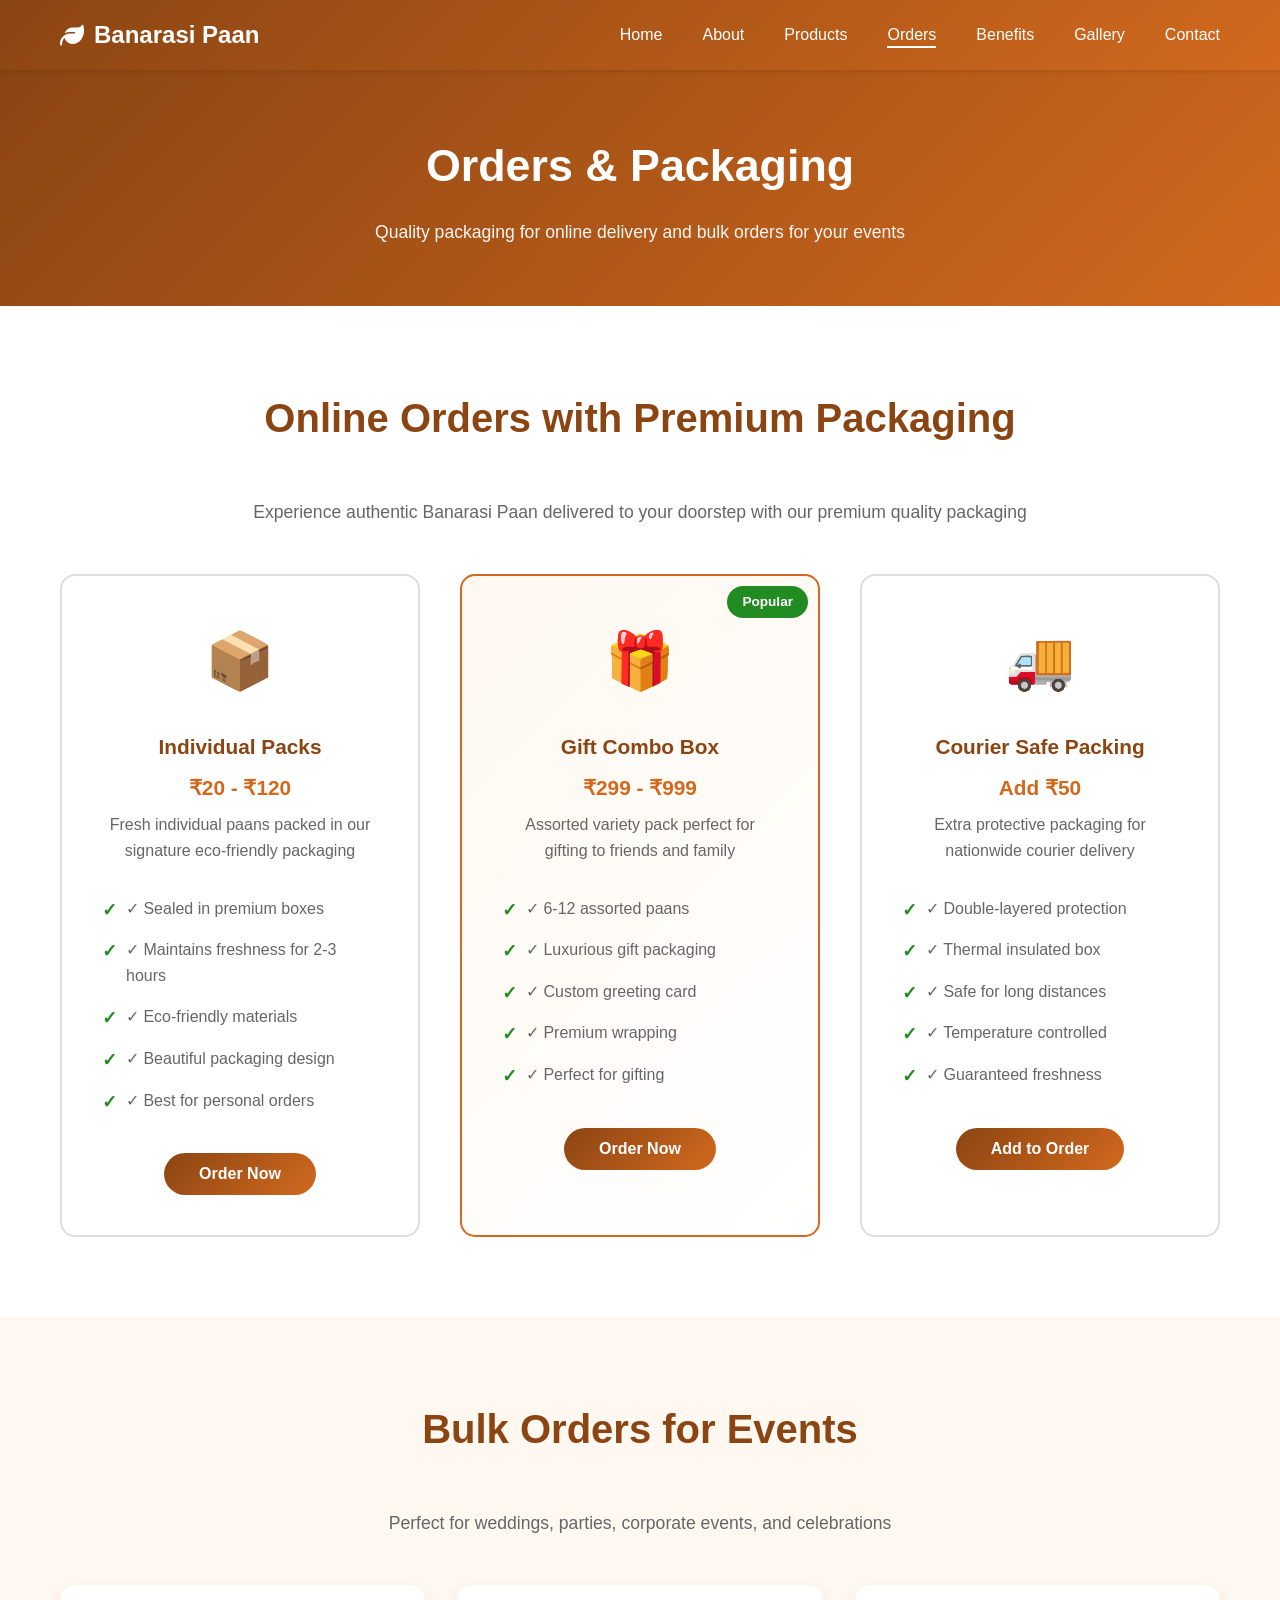
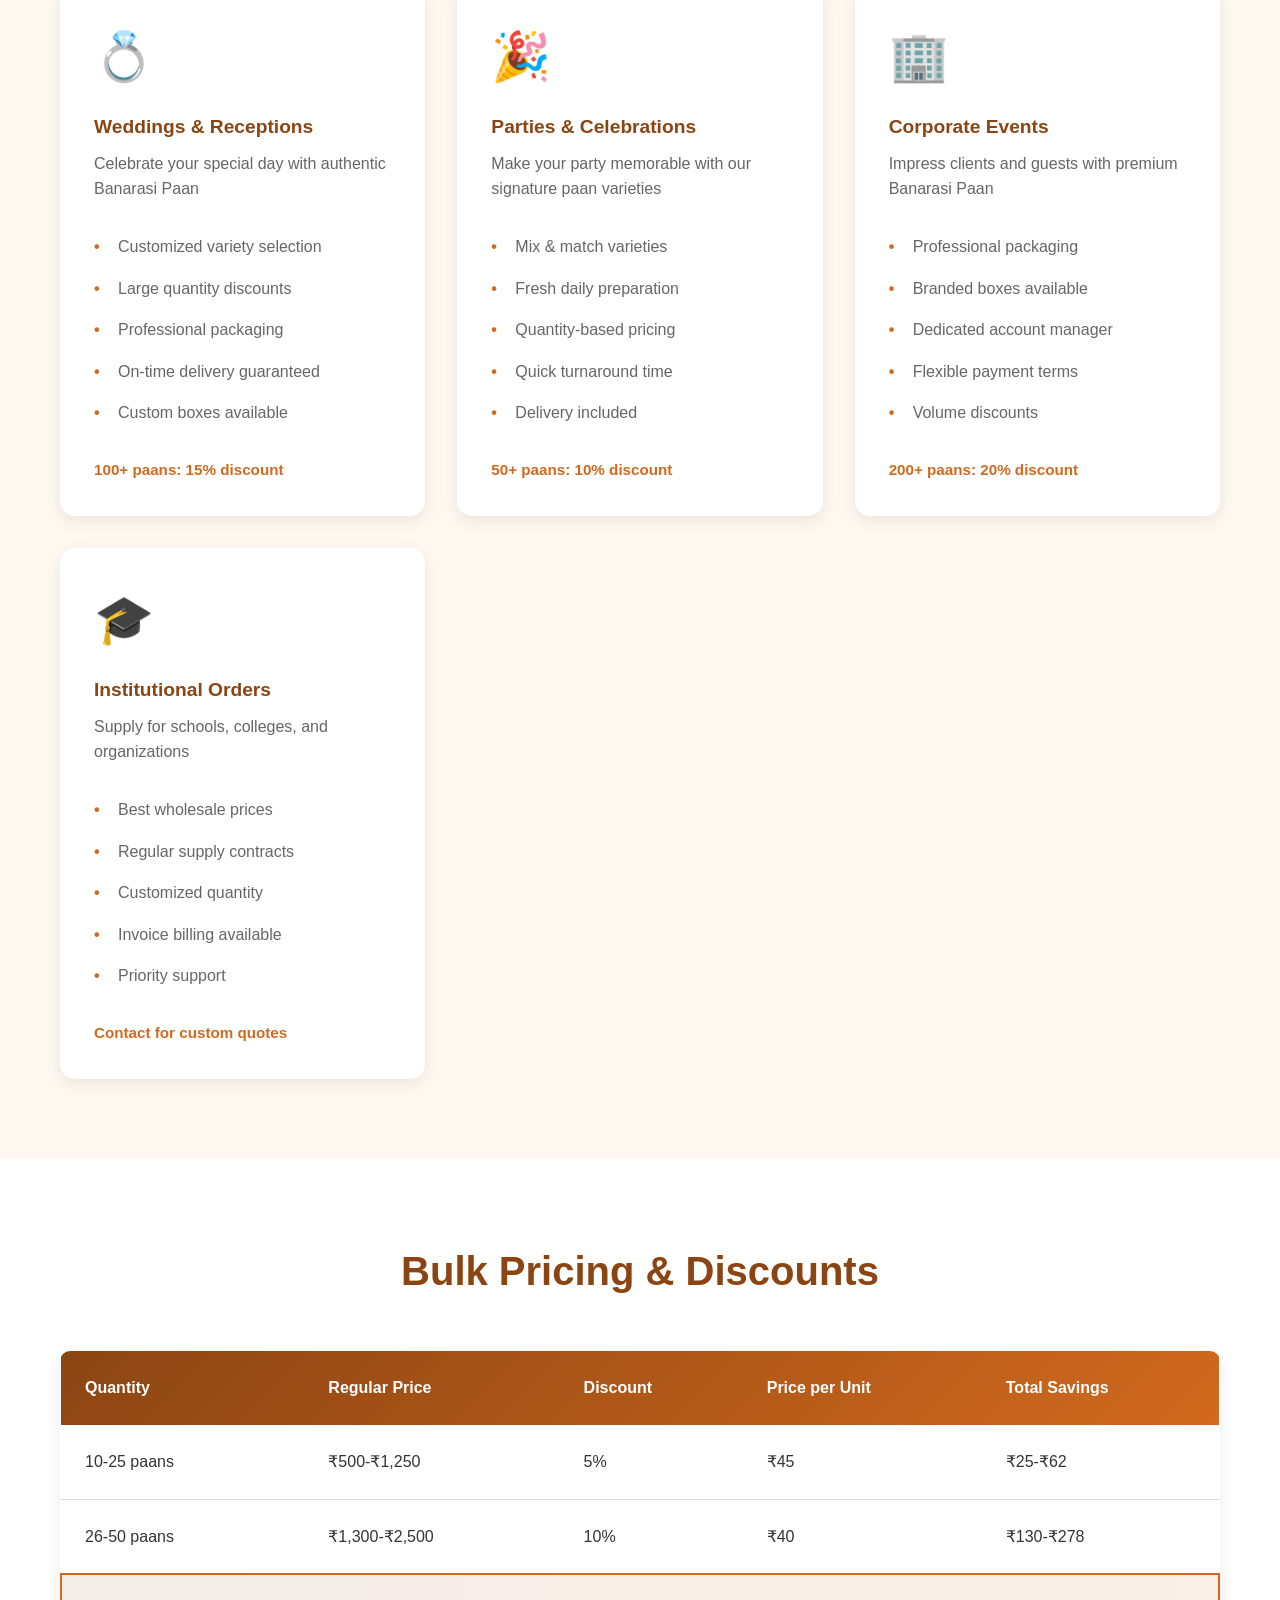
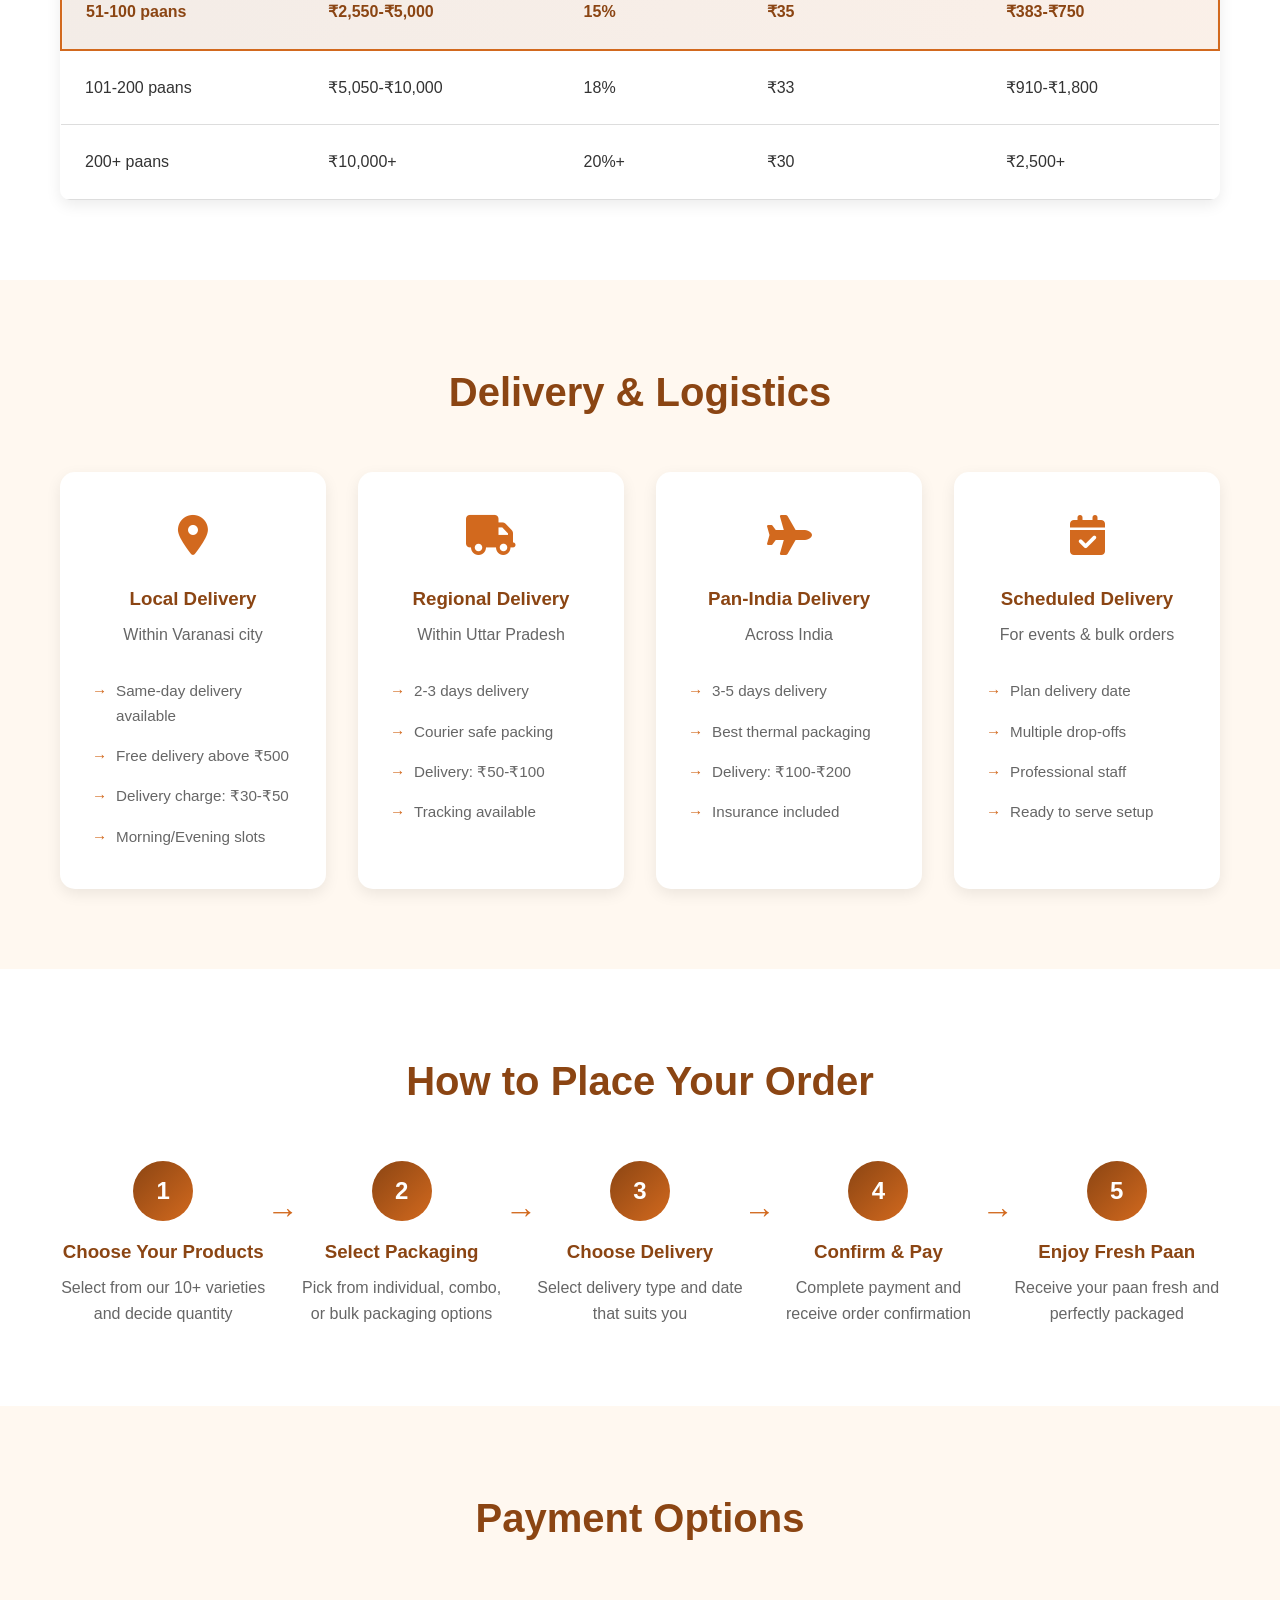
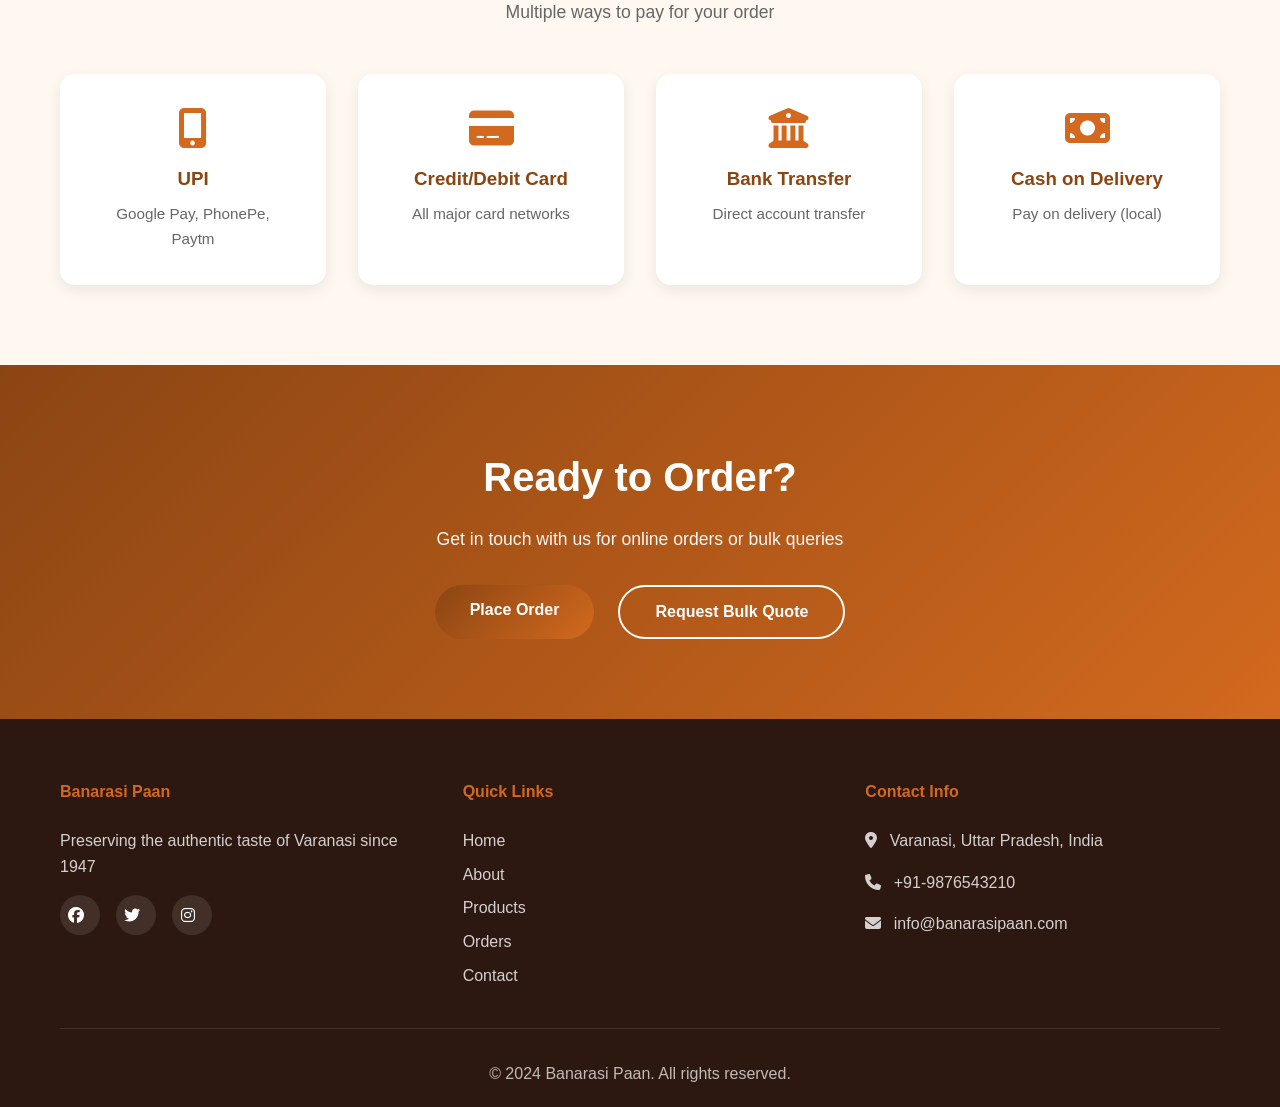
<file: orders.html>
<!DOCTYPE html>
<html lang="en">
<head>
    <meta charset="UTF-8">
    <meta name="viewport" content="width=device-width, initial-scale=1.0">
    <title>Orders & Packaging - Banarasi Paan</title>
    <link rel="stylesheet" href="style.css">
    <link rel="stylesheet" href="https://cdnjs.cloudflare.com/ajax/libs/font-awesome/6.4.0/css/all.min.css">
</head>
<body>
    <!-- Navigation -->
    <nav class="navbar">
        <div class="nav-container">
            <a href="index.html" class="logo">
                <i class="fas fa-leaf"></i> Banarasi Paan
            </a>
            <button class="hamburger" id="hamburger">
                <span></span>
                <span></span>
                <span></span>
            </button>
            <ul class="nav-menu" id="navMenu">
                <li><a href="index.html">Home</a></li>
                <li><a href="about.html">About</a></li>
                <li><a href="products.html">Products</a></li>
                <li><a href="orders.html" class="active">Orders</a></li>
                <li><a href="benefits.html">Benefits</a></li>
                <li><a href="gallery.html">Gallery</a></li>
                <li><a href="contact.html">Contact</a></li>
            </ul>
        </div>
    </nav>

    <!-- Page Header -->
    <section class="page-header">
        <div class="container">
            <h1>Orders & Packaging</h1>
            <p>Quality packaging for online delivery and bulk orders for your events</p>
        </div>
    </section>

    <!-- Online Orders Section -->
    <section class="online-orders">
        <div class="container">
            <h2 class="section-title">Online Orders with Premium Packaging</h2>
            <p class="section-intro">Experience authentic Banarasi Paan delivered to your doorstep with our premium quality packaging</p>

            <div class="packaging-grid">
                <div class="packaging-card">
                    <div class="packaging-icon">📦</div>
                    <h3>Individual Packs</h3>
                    <p class="price">₹20 - ₹120</p>
                    <p class="description">Fresh individual paans packed in our signature eco-friendly packaging</p>
                    <ul class="features-list">
                        <li>✓ Sealed in premium boxes</li>
                        <li>✓ Maintains freshness for 2-3 hours</li>
                        <li>✓ Eco-friendly materials</li>
                        <li>✓ Beautiful packaging design</li>
                        <li>✓ Best for personal orders</li>
                    </ul>
                    <button class="btn btn-primary" onclick="window.location.href='contact.html'">Order Now</button>
                </div>

                <div class="packaging-card featured">
                    <div class="badge-premium">Popular</div>
                    <div class="packaging-icon">🎁</div>
                    <h3>Gift Combo Box</h3>
                    <p class="price">₹299 - ₹999</p>
                    <p class="description">Assorted variety pack perfect for gifting to friends and family</p>
                    <ul class="features-list">
                        <li>✓ 6-12 assorted paans</li>
                        <li>✓ Luxurious gift packaging</li>
                        <li>✓ Custom greeting card</li>
                        <li>✓ Premium wrapping</li>
                        <li>✓ Perfect for gifting</li>
                    </ul>
                    <button class="btn btn-primary" onclick="window.location.href='contact.html'">Order Now</button>
                </div>

                <div class="packaging-card">
                    <div class="packaging-icon">🚚</div>
                    <h3>Courier Safe Packing</h3>
                    <p class="price">Add ₹50</p>
                    <p class="description">Extra protective packaging for nationwide courier delivery</p>
                    <ul class="features-list">
                        <li>✓ Double-layered protection</li>
                        <li>✓ Thermal insulated box</li>
                        <li>✓ Safe for long distances</li>
                        <li>✓ Temperature controlled</li>
                        <li>✓ Guaranteed freshness</li>
                    </ul>
                    <button class="btn btn-primary" onclick="window.location.href='contact.html'">Add to Order</button>
                </div>
            </div>
        </div>
    </section>

    <!-- Bulk Orders Section -->
    <section class="bulk-section">
        <div class="container">
            <h2 class="section-title">Bulk Orders for Events</h2>
            <p class="section-intro">Perfect for weddings, parties, corporate events, and celebrations</p>

            <div class="bulk-grid">
                <div class="bulk-card">
                    <div class="bulk-icon">💍</div>
                    <h3>Weddings & Receptions</h3>
                    <p class="bulk-desc">Celebrate your special day with authentic Banarasi Paan</p>
                    <ul class="bulk-features">
                        <li>Customized variety selection</li>
                        <li>Large quantity discounts</li>
                        <li>Professional packaging</li>
                        <li>On-time delivery guaranteed</li>
                        <li>Custom boxes available</li>
                    </ul>
                    <p class="price-note">100+ paans: 15% discount</p>
                </div>

                <div class="bulk-card">
                    <div class="bulk-icon">🎉</div>
                    <h3>Parties & Celebrations</h3>
                    <p class="bulk-desc">Make your party memorable with our signature paan varieties</p>
                    <ul class="bulk-features">
                        <li>Mix & match varieties</li>
                        <li>Fresh daily preparation</li>
                        <li>Quantity-based pricing</li>
                        <li>Quick turnaround time</li>
                        <li>Delivery included</li>
                    </ul>
                    <p class="price-note">50+ paans: 10% discount</p>
                </div>

                <div class="bulk-card">
                    <div class="bulk-icon">🏢</div>
                    <h3>Corporate Events</h3>
                    <p class="bulk-desc">Impress clients and guests with premium Banarasi Paan</p>
                    <ul class="bulk-features">
                        <li>Professional packaging</li>
                        <li>Branded boxes available</li>
                        <li>Dedicated account manager</li>
                        <li>Flexible payment terms</li>
                        <li>Volume discounts</li>
                    </ul>
                    <p class="price-note">200+ paans: 20% discount</p>
                </div>

                <div class="bulk-card">
                    <div class="bulk-icon">🎓</div>
                    <h3>Institutional Orders</h3>
                    <p class="bulk-desc">Supply for schools, colleges, and organizations</p>
                    <ul class="bulk-features">
                        <li>Best wholesale prices</li>
                        <li>Regular supply contracts</li>
                        <li>Customized quantity</li>
                        <li>Invoice billing available</li>
                        <li>Priority support</li>
                    </ul>
                    <p class="price-note">Contact for custom quotes</p>
                </div>
            </div>
        </div>
    </section>

    <!-- Pricing & Discounts -->
    <section class="pricing-section">
        <div class="container">
            <h2 class="section-title">Bulk Pricing & Discounts</h2>

            <div class="pricing-table">
                <table class="price-table">
                    <thead>
                        <tr>
                            <th>Quantity</th>
                            <th>Regular Price</th>
                            <th>Discount</th>
                            <th>Price per Unit</th>
                            <th>Total Savings</th>
                        </tr>
                    </thead>
                    <tbody>
                        <tr>
                            <td>10-25 paans</td>
                            <td>₹500-₹1,250</td>
                            <td>5%</td>
                            <td>₹45</td>
                            <td>₹25-₹62</td>
                        </tr>
                        <tr>
                            <td>26-50 paans</td>
                            <td>₹1,300-₹2,500</td>
                            <td>10%</td>
                            <td>₹40</td>
                            <td>₹130-₹278</td>
                        </tr>
                        <tr class="featured-row">
                            <td>51-100 paans</td>
                            <td>₹2,550-₹5,000</td>
                            <td>15%</td>
                            <td>₹35</td>
                            <td>₹383-₹750</td>
                        </tr>
                        <tr>
                            <td>101-200 paans</td>
                            <td>₹5,050-₹10,000</td>
                            <td>18%</td>
                            <td>₹33</td>
                            <td>₹910-₹1,800</td>
                        </tr>
                        <tr>
                            <td>200+ paans</td>
                            <td>₹10,000+</td>
                            <td>20%+</td>
                            <td>₹30</td>
                            <td>₹2,500+</td>
                        </tr>
                    </tbody>
                </table>
            </div>
        </div>
    </section>

    <!-- Delivery & Logistics -->
    <section class="delivery-section">
        <div class="container">
            <h2 class="section-title">Delivery & Logistics</h2>

            <div class="delivery-grid">
                <div class="delivery-card">
                    <div class="delivery-icon">
                        <i class="fas fa-map-marker-alt"></i>
                    </div>
                    <h3>Local Delivery</h3>
                    <p class="delivery-desc">Within Varanasi city</p>
                    <ul class="delivery-info">
                        <li>Same-day delivery available</li>
                        <li>Free delivery above ₹500</li>
                        <li>Delivery charge: ₹30-₹50</li>
                        <li>Morning/Evening slots</li>
                    </ul>
                </div>

                <div class="delivery-card">
                    <div class="delivery-icon">
                        <i class="fas fa-truck"></i>
                    </div>
                    <h3>Regional Delivery</h3>
                    <p class="delivery-desc">Within Uttar Pradesh</p>
                    <ul class="delivery-info">
                        <li>2-3 days delivery</li>
                        <li>Courier safe packing</li>
                        <li>Delivery: ₹50-₹100</li>
                        <li>Tracking available</li>
                    </ul>
                </div>

                <div class="delivery-card">
                    <div class="delivery-icon">
                        <i class="fas fa-plane"></i>
                    </div>
                    <h3>Pan-India Delivery</h3>
                    <p class="delivery-desc">Across India</p>
                    <ul class="delivery-info">
                        <li>3-5 days delivery</li>
                        <li>Best thermal packaging</li>
                        <li>Delivery: ₹100-₹200</li>
                        <li>Insurance included</li>
                    </ul>
                </div>

                <div class="delivery-card">
                    <div class="delivery-icon">
                        <i class="fas fa-calendar-check"></i>
                    </div>
                    <h3>Scheduled Delivery</h3>
                    <p class="delivery-desc">For events & bulk orders</p>
                    <ul class="delivery-info">
                        <li>Plan delivery date</li>
                        <li>Multiple drop-offs</li>
                        <li>Professional staff</li>
                        <li>Ready to serve setup</li>
                    </ul>
                </div>
            </div>
        </div>
    </section>

    <!-- Order Process -->
    <section class="process-section">
        <div class="container">
            <h2 class="section-title">How to Place Your Order</h2>

            <div class="process-steps">
                <div class="step">
                    <div class="step-number">1</div>
                    <h3>Choose Your Products</h3>
                    <p>Select from our 10+ varieties and decide quantity</p>
                </div>

                <div class="step">
                    <div class="step-number">2</div>
                    <h3>Select Packaging</h3>
                    <p>Pick from individual, combo, or bulk packaging options</p>
                </div>

                <div class="step">
                    <div class="step-number">3</div>
                    <h3>Choose Delivery</h3>
                    <p>Select delivery type and date that suits you</p>
                </div>

                <div class="step">
                    <div class="step-number">4</div>
                    <h3>Confirm & Pay</h3>
                    <p>Complete payment and receive order confirmation</p>
                </div>

                <div class="step">
                    <div class="step-number">5</div>
                    <h3>Enjoy Fresh Paan</h3>
                    <p>Receive your paan fresh and perfectly packaged</p>
                </div>
            </div>
        </div>
    </section>

    <!-- Payment Options -->
    <section class="payment-section">
        <div class="container">
            <h2 class="section-title">Payment Options</h2>
            <p class="section-intro">Multiple ways to pay for your order</p>

            <div class="payment-grid">
                <div class="payment-method">
                    <i class="fas fa-mobile-alt"></i>
                    <h3>UPI</h3>
                    <p>Google Pay, PhonePe, Paytm</p>
                </div>
                <div class="payment-method">
                    <i class="fas fa-credit-card"></i>
                    <h3>Credit/Debit Card</h3>
                    <p>All major card networks</p>
                </div>
                <div class="payment-method">
                    <i class="fas fa-bank"></i>
                    <h3>Bank Transfer</h3>
                    <p>Direct account transfer</p>
                </div>
                <div class="payment-method">
                    <i class="fas fa-money-bill"></i>
                    <h3>Cash on Delivery</h3>
                    <p>Pay on delivery (local)</p>
                </div>
            </div>
        </div>
    </section>

    <!-- CTA -->
    <section class="cta-orders">
        <div class="container">
            <h2>Ready to Order?</h2>
            <p>Get in touch with us for online orders or bulk queries</p>
            <div class="cta-buttons">
                <a href="contact.html" class="btn btn-primary">Place Order</a>
                <a href="contact.html" class="btn btn-secondary">Request Bulk Quote</a>
            </div>
        </div>
    </section>

    <!-- Footer -->
    <footer class="footer">
        <div class="container">
            <div class="footer-content">
                <div class="footer-section">
                    <h4>Banarasi Paan</h4>
                    <p>Preserving the authentic taste of Varanasi since 1947</p>
                    <div class="social-links">
                        <a href="#"><i class="fab fa-facebook"></i></a>
                        <a href="#"><i class="fab fa-twitter"></i></a>
                        <a href="#"><i class="fab fa-instagram"></i></a>
                    </div>
                </div>
                <div class="footer-section">
                    <h4>Quick Links</h4>
                    <ul>
                        <li><a href="index.html">Home</a></li>
                        <li><a href="about.html">About</a></li>
                        <li><a href="products.html">Products</a></li>
                        <li><a href="orders.html">Orders</a></li>
                        <li><a href="contact.html">Contact</a></li>
                    </ul>
                </div>
                <div class="footer-section">
                    <h4>Contact Info</h4>
                    <p><i class="fas fa-map-marker-alt"></i> Varanasi, Uttar Pradesh, India</p>
                    <p><i class="fas fa-phone"></i> +91-9876543210</p>
                    <p><i class="fas fa-envelope"></i> info@banarasipaan.com</p>
                </div>
            </div>
            <div class="footer-bottom">
                <p>&copy; 2024 Banarasi Paan. All rights reserved.</p>
            </div>
        </div>
    </footer>

    <script src="script.js"></script>
</body>
</html>
</file>
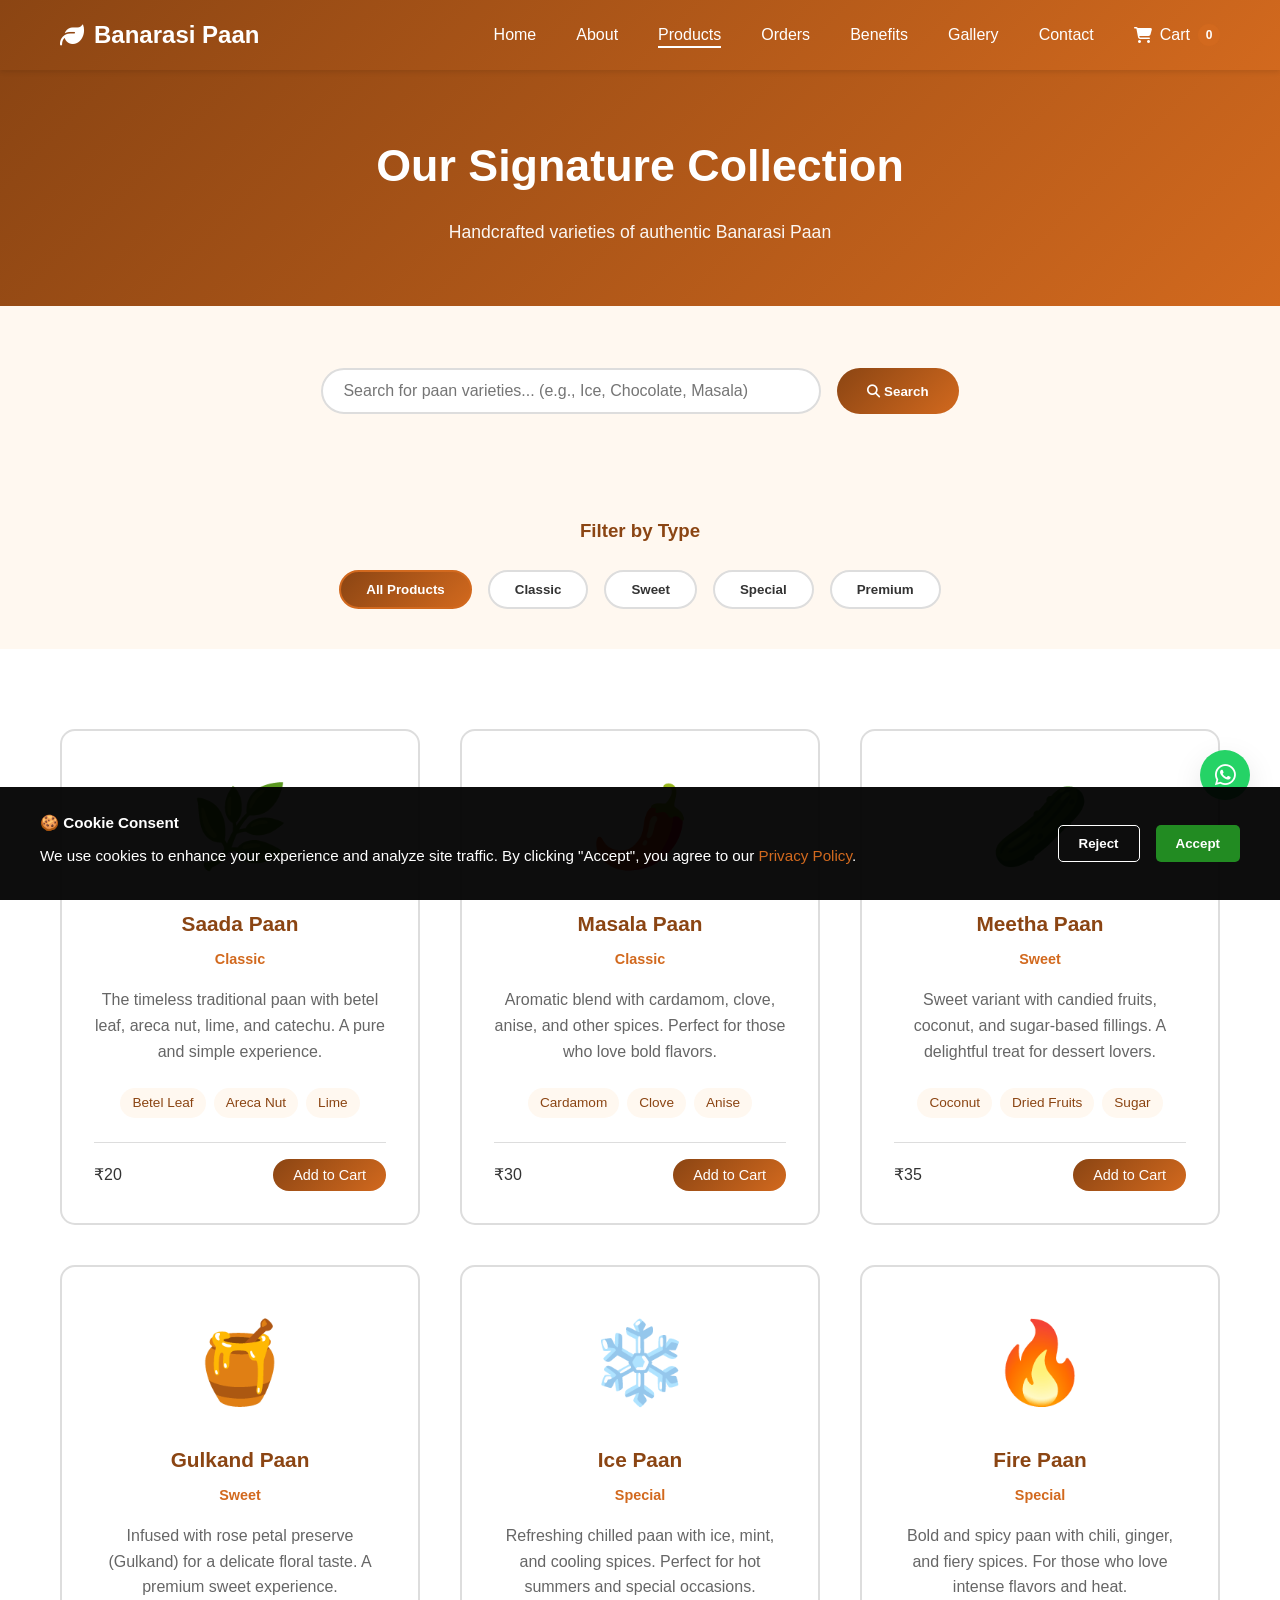
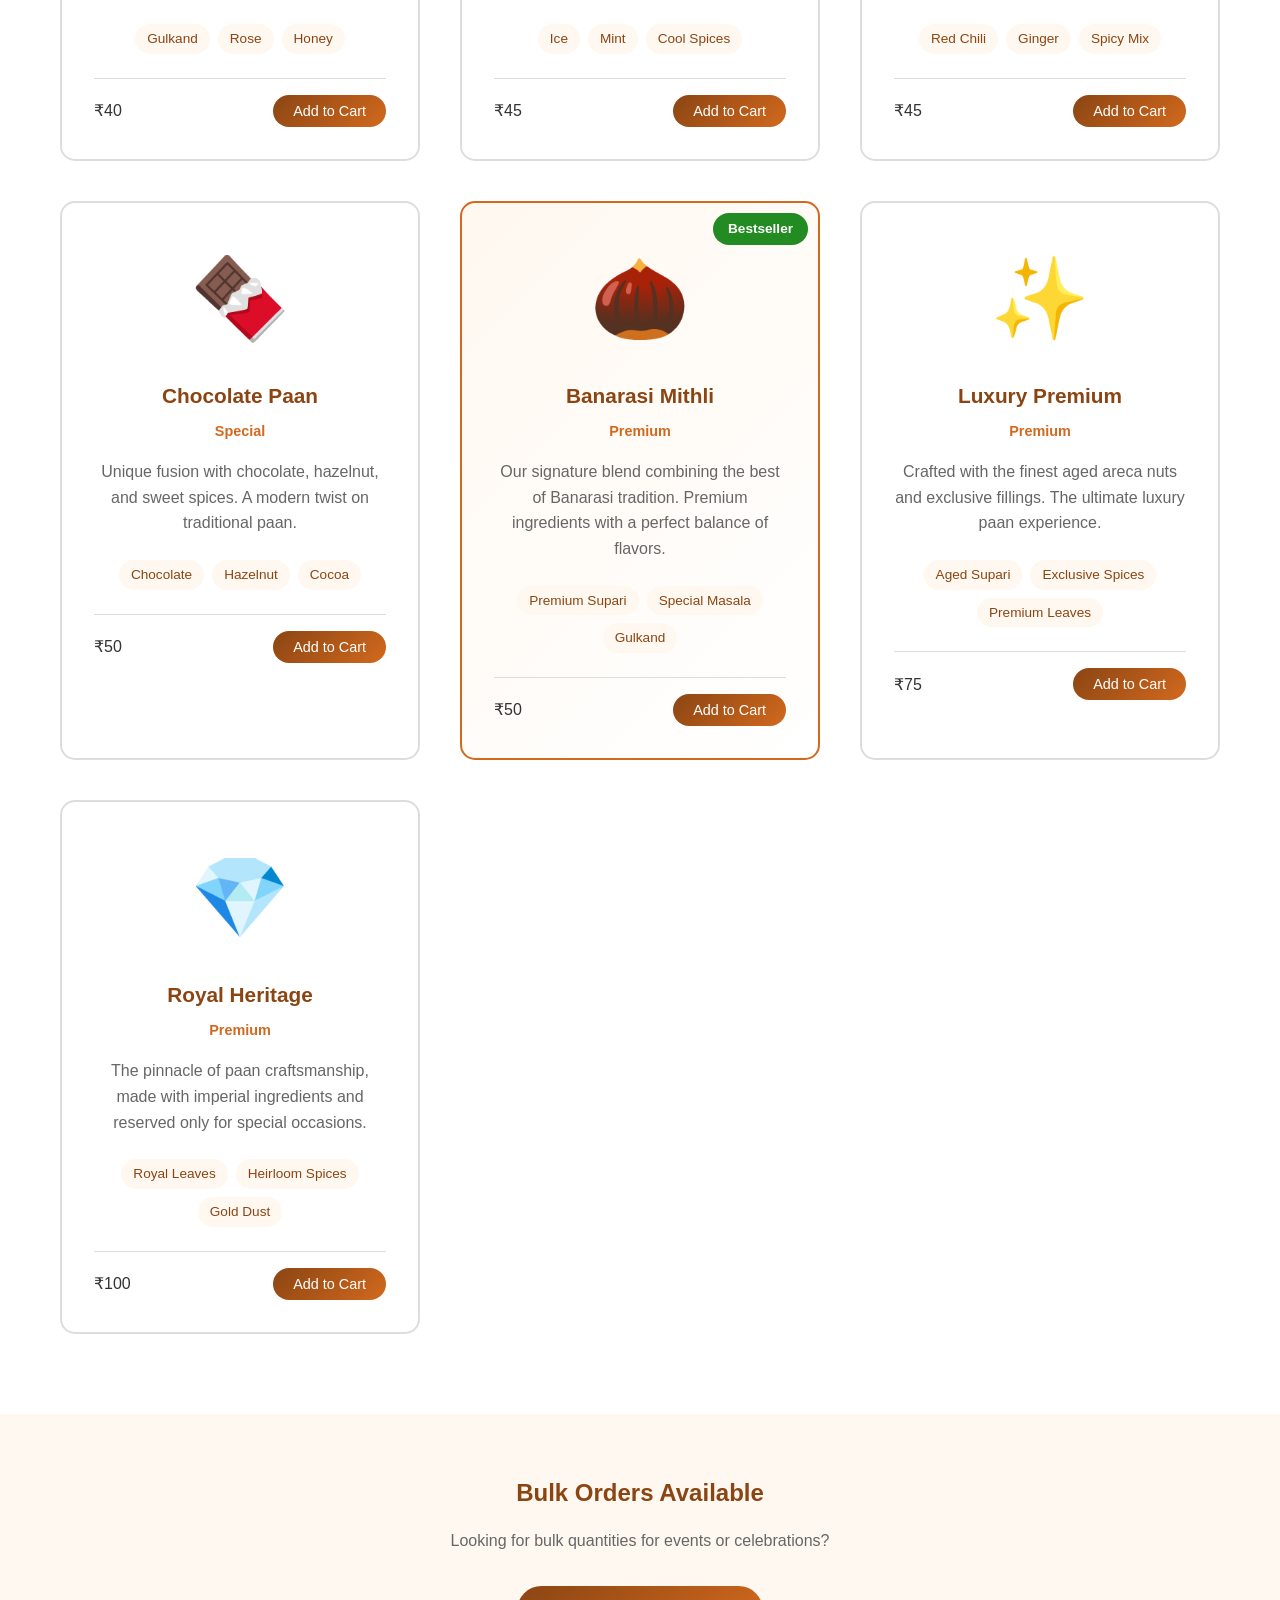
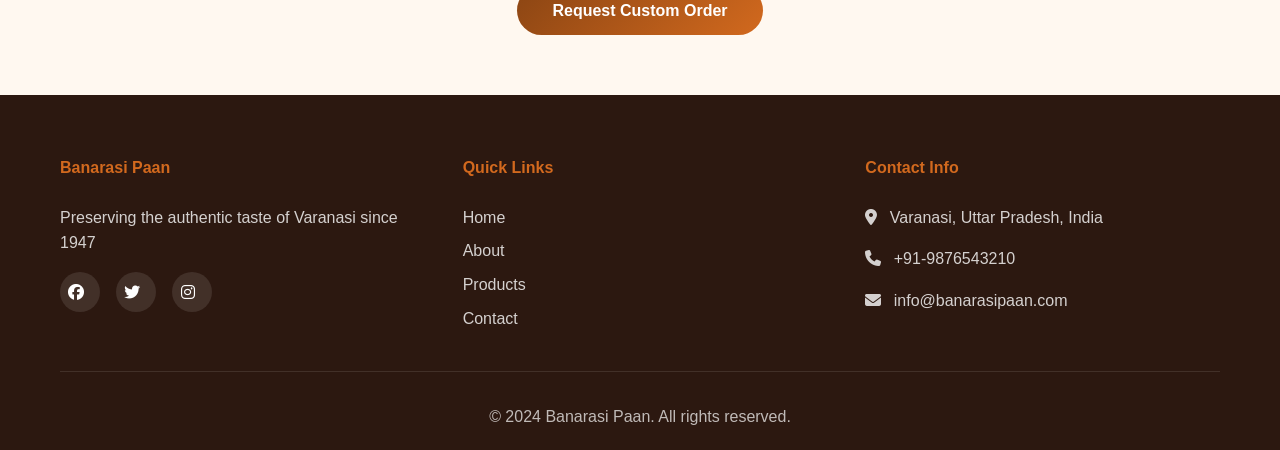
<file: products.html>
<!DOCTYPE html>
<html lang="en">
<head>
    <meta charset="UTF-8">
    <meta name="viewport" content="width=device-width, initial-scale=1.0">
    <title>Products - Banarasi Paan</title>
    <link rel="stylesheet" href="style.css">
    <link rel="stylesheet" href="https://cdnjs.cloudflare.com/ajax/libs/font-awesome/6.4.0/css/all.min.css">
</head>
<body>
    <!-- Navigation -->
    <nav class="navbar">
        <div class="nav-container">
            <a href="index.html" class="logo">
                <i class="fas fa-leaf"></i> Banarasi Paan
            </a>
            <button class="hamburger" id="hamburger">
                <span></span>
                <span></span>
                <span></span>
            </button>
            <ul class="nav-menu" id="navMenu">
                <li><a href="index.html">Home</a></li>
                <li><a href="about.html">About</a></li>
                <li><a href="products.html" class="active">Products</a></li>
                <li><a href="orders.html">Orders</a></li>
                <li><a href="benefits.html">Benefits</a></li>
                <li><a href="gallery.html">Gallery</a></li>
                <li><a href="contact.html">Contact</a></li>
                <li><a href="cart.html" class="cart-link">
                    <i class="fas fa-shopping-cart"></i> Cart
                    <span class="cart-count" id="cartCount">0</span>
                </a></li>
            </ul>
        </div>
    </nav>

    <!-- Page Header -->
    <section class="page-header">
        <div class="container">
            <h1>Our Signature Collection</h1>
            <p>Handcrafted varieties of authentic Banarasi Paan</p>
        </div>
    </section>

    <!-- Search Bar -->
    <section style="background: var(--light-bg); padding: 30px 20px;">
        <div class="container">
            <div class="search-bar">
                <input type="text" id="searchInput" placeholder="Search for paan varieties... (e.g., Ice, Chocolate, Masala)">
                <button onclick="searchProducts()"><i class="fas fa-search"></i> Search</button>
            </div>
        </div>
    </section>

    <!-- Filter Section -->
    <section class="products-intro">
        <div class="container">
            <div class="filter-section">
                <h3>Filter by Type</h3>
                <div class="filter-buttons">
                    <button class="filter-btn active" onclick="filterProducts('all')">All Products</button>
                    <button class="filter-btn" onclick="filterProducts('classic')">Classic</button>
                    <button class="filter-btn" onclick="filterProducts('sweet')">Sweet</button>
                    <button class="filter-btn" onclick="filterProducts('special')">Special</button>
                    <button class="filter-btn" onclick="filterProducts('premium')">Premium</button>
                </div>
            </div>
        </div>
    </section>

    <!-- Products Grid -->
    <section class="products-section">
        <div class="container">
            <div class="products-grid">
                <!-- Classic Products -->
                <div class="product-item classic">
                    <div class="product-card-large">
                        <div class="product-image-large">🌿</div>
                        <h3>Saada Paan</h3>
                        <p class="category">Classic</p>
                        <p class="description">The timeless traditional paan with betel leaf, areca nut, lime, and catechu. A pure and simple experience.</p>
                        <div class="ingredients">
                            <span class="ingredient-tag">Betel Leaf</span>
                            <span class="ingredient-tag">Areca Nut</span>
                            <span class="ingredient-tag">Lime</span>
                        </div>
                        <div class="product-footer">
                            <span class="price">₹20</span>
                            <button class="btn-small">Add to Cart</button>
                        </div>
                    </div>
                </div>

                <div class="product-item classic">
                    <div class="product-card-large">
                        <div class="product-image-large">🌶️</div>
                        <h3>Masala Paan</h3>
                        <p class="category">Classic</p>
                        <p class="description">Aromatic blend with cardamom, clove, anise, and other spices. Perfect for those who love bold flavors.</p>
                        <div class="ingredients">
                            <span class="ingredient-tag">Cardamom</span>
                            <span class="ingredient-tag">Clove</span>
                            <span class="ingredient-tag">Anise</span>
                        </div>
                        <div class="product-footer">
                            <span class="price">₹30</span>
                            <button class="btn-small">Add to Cart</button>
                        </div>
                    </div>
                </div>

                <!-- Sweet Products -->
                <div class="product-item sweet">
                    <div class="product-card-large">
                        <div class="product-image-large">🥒</div>
                        <h3>Meetha Paan</h3>
                        <p class="category">Sweet</p>
                        <p class="description">Sweet variant with candied fruits, coconut, and sugar-based fillings. A delightful treat for dessert lovers.</p>
                        <div class="ingredients">
                            <span class="ingredient-tag">Coconut</span>
                            <span class="ingredient-tag">Dried Fruits</span>
                            <span class="ingredient-tag">Sugar</span>
                        </div>
                        <div class="product-footer">
                            <span class="price">₹35</span>
                            <button class="btn-small">Add to Cart</button>
                        </div>
                    </div>
                </div>

                <div class="product-item sweet">
                    <div class="product-card-large">
                        <div class="product-image-large">🍯</div>
                        <h3>Gulkand Paan</h3>
                        <p class="category">Sweet</p>
                        <p class="description">Infused with rose petal preserve (Gulkand) for a delicate floral taste. A premium sweet experience.</p>
                        <div class="ingredients">
                            <span class="ingredient-tag">Gulkand</span>
                            <span class="ingredient-tag">Rose</span>
                            <span class="ingredient-tag">Honey</span>
                        </div>
                        <div class="product-footer">
                            <span class="price">₹40</span>
                            <button class="btn-small">Add to Cart</button>
                        </div>
                    </div>
                </div>

                <!-- Special Varieties -->
                <div class="product-item special">
                    <div class="product-card-large">
                        <div class="product-image-large">❄️</div>
                        <h3>Ice Paan</h3>
                        <p class="category">Special</p>
                        <p class="description">Refreshing chilled paan with ice, mint, and cooling spices. Perfect for hot summers and special occasions.</p>
                        <div class="ingredients">
                            <span class="ingredient-tag">Ice</span>
                            <span class="ingredient-tag">Mint</span>
                            <span class="ingredient-tag">Cool Spices</span>
                        </div>
                        <div class="product-footer">
                            <span class="price">₹45</span>
                            <button class="btn-small">Add to Cart</button>
                        </div>
                    </div>
                </div>

                <div class="product-item special">
                    <div class="product-card-large">
                        <div class="product-image-large">🔥</div>
                        <h3>Fire Paan</h3>
                        <p class="category">Special</p>
                        <p class="description">Bold and spicy paan with chili, ginger, and fiery spices. For those who love intense flavors and heat.</p>
                        <div class="ingredients">
                            <span class="ingredient-tag">Red Chili</span>
                            <span class="ingredient-tag">Ginger</span>
                            <span class="ingredient-tag">Spicy Mix</span>
                        </div>
                        <div class="product-footer">
                            <span class="price">₹45</span>
                            <button class="btn-small">Add to Cart</button>
                        </div>
                    </div>
                </div>

                <div class="product-item special">
                    <div class="product-card-large">
                        <div class="product-image-large">🍫</div>
                        <h3>Chocolate Paan</h3>
                        <p class="category">Special</p>
                        <p class="description">Unique fusion with chocolate, hazelnut, and sweet spices. A modern twist on traditional paan.</p>
                        <div class="ingredients">
                            <span class="ingredient-tag">Chocolate</span>
                            <span class="ingredient-tag">Hazelnut</span>
                            <span class="ingredient-tag">Cocoa</span>
                        </div>
                        <div class="product-footer">
                            <span class="price">₹50</span>
                            <button class="btn-small">Add to Cart</button>
                        </div>
                    </div>
                </div>

                <!-- Premium Products -->
                <div class="product-item premium featured">
                    <div class="product-card-large">
                        <div class="badge-premium">Bestseller</div>
                        <div class="product-image-large">🌰</div>
                        <h3>Banarasi Mithli</h3>
                        <p class="category">Premium</p>
                        <p class="description">Our signature blend combining the best of Banarasi tradition. Premium ingredients with a perfect balance of flavors.</p>
                        <div class="ingredients">
                            <span class="ingredient-tag">Premium Supari</span>
                            <span class="ingredient-tag">Special Masala</span>
                            <span class="ingredient-tag">Gulkand</span>
                        </div>
                        <div class="product-footer">
                            <span class="price">₹50</span>
                            <button class="btn-small">Add to Cart</button>
                        </div>
                    </div>
                </div>

                <div class="product-item premium">
                    <div class="product-card-large">
                        <div class="product-image-large">✨</div>
                        <h3>Luxury Premium</h3>
                        <p class="category">Premium</p>
                        <p class="description">Crafted with the finest aged areca nuts and exclusive fillings. The ultimate luxury paan experience.</p>
                        <div class="ingredients">
                            <span class="ingredient-tag">Aged Supari</span>
                            <span class="ingredient-tag">Exclusive Spices</span>
                            <span class="ingredient-tag">Premium Leaves</span>
                        </div>
                        <div class="product-footer">
                            <span class="price">₹75</span>
                            <button class="btn-small">Add to Cart</button>
                        </div>
                    </div>
                </div>

                <div class="product-item premium">
                    <div class="product-card-large">
                        <div class="product-image-large">💎</div>
                        <h3>Royal Heritage</h3>
                        <p class="category">Premium</p>
                        <p class="description">The pinnacle of paan craftsmanship, made with imperial ingredients and reserved only for special occasions.</p>
                        <div class="ingredients">
                            <span class="ingredient-tag">Royal Leaves</span>
                            <span class="ingredient-tag">Heirloom Spices</span>
                            <span class="ingredient-tag">Gold Dust</span>
                        </div>
                        <div class="product-footer">
                            <span class="price">₹100</span>
                            <button class="btn-small">Add to Cart</button>
                        </div>
                    </div>
                </div>
            </div>
        </div>
    </section>

    <!-- Bulk Orders -->
    <section class="bulk-orders">
        <div class="container">
            <h2>Bulk Orders Available</h2>
            <p>Looking for bulk quantities for events or celebrations?</p>
            <a href="contact.html" class="btn btn-primary">Request Custom Order</a>
        </div>
    </section>

    <!-- Footer -->
    <footer class="footer">
        <div class="container">
            <div class="footer-content">
                <div class="footer-section">
                    <h4>Banarasi Paan</h4>
                    <p>Preserving the authentic taste of Varanasi since 1947</p>
                    <div class="social-links">
                        <a href="#"><i class="fab fa-facebook"></i></a>
                        <a href="#"><i class="fab fa-twitter"></i></a>
                        <a href="#"><i class="fab fa-instagram"></i></a>
                    </div>
                </div>
                <div class="footer-section">
                    <h4>Quick Links</h4>
                    <ul>
                        <li><a href="index.html">Home</a></li>
                        <li><a href="about.html">About</a></li>
                        <li><a href="products.html">Products</a></li>
                        <li><a href="contact.html">Contact</a></li>
                    </ul>
                </div>
                <div class="footer-section">
                    <h4>Contact Info</h4>
                    <p><i class="fas fa-map-marker-alt"></i> Varanasi, Uttar Pradesh, India</p>
                    <p><i class="fas fa-phone"></i> +91-9876543210</p>
                    <p><i class="fas fa-envelope"></i> info@banarasipaan.com</p>
                </div>
            </div>
            <div class="footer-bottom">
                <p>&copy; 2024 Banarasi Paan. All rights reserved.</p>
            </div>
        </div>
    </footer>

    <!-- Back to Top Button -->
    <button id="backToTopBtn" onclick="scrollToTop()" title="Back to top">
        <i class="fas fa-arrow-up"></i>
    </button>

    <!-- WhatsApp Button -->
    <button class="whatsapp-btn" onclick="openWhatsApp()" title="Order on WhatsApp">
        <i class="fab fa-whatsapp"></i>
    </button>

    <!-- Compare Button -->
    <button id="compareBtn" class="compare-btn" onclick="showComparison()">
        Compare (0)
    </button>

    <!-- Cookie Consent Banner -->
    <div id="cookieConsent">
        <div class="cookie-content">
            <div class="cookie-text">
                <p><strong>🍪 Cookie Consent</strong></p>
                <p>We use cookies to enhance your experience and analyze site traffic. By clicking "Accept", you agree to our <a href="#">Privacy Policy</a>.</p>
            </div>
            <div class="cookie-buttons">
                <button id="rejectCookies">Reject</button>
                <button id="acceptCookies">Accept</button>
            </div>
        </div>
    </div>

    <script src="script.js"></script>
    <script src="cart.js"></script>
</body>
</html>
</file>
<file: style.css>
* {
    margin: 0;
    padding: 0;
    box-sizing: border-box;
}

:root {
    --primary: #8B4513;
    --secondary: #D2691E;
    --accent: #228B22;
    --light-bg: #FFF8F0;
    --dark: #2c1810;
    --text-dark: #333;
    --text-light: #666;
    --border: #DDD;
    --shadow: 0 10px 30px rgba(0,0,0,0.1);
}

html {
    scroll-behavior: smooth;
}

body {
    font-family: 'Segoe UI', Tahoma, Geneva, Verdana, sans-serif;
    line-height: 1.6;
    color: var(--text-dark);
    background: #fff;
}

.container {
    max-width: 1200px;
    margin: 0 auto;
    padding: 0 20px;
}

/* ========== NAVBAR ========== */
.navbar {
    background: linear-gradient(135deg, var(--primary) 0%, var(--secondary) 100%);
    padding: 1rem 0;
    position: sticky;
    top: 0;
    z-index: 1000;
    box-shadow: var(--shadow);
}

.nav-container {
    max-width: 1200px;
    margin: 0 auto;
    padding: 0 20px;
    display: flex;
    justify-content: space-between;
    align-items: center;
}

.logo {
    font-size: 1.5rem;
    font-weight: bold;
    color: white;
    text-decoration: none;
    display: flex;
    align-items: center;
    gap: 10px;
    transition: transform 0.3s;
}

.logo:hover {
    transform: scale(1.05);
}

.nav-menu {
    display: flex;
    list-style: none;
    gap: 2.5rem;
}

.nav-menu a {
    color: white;
    text-decoration: none;
    font-weight: 500;
    transition: all 0.3s;
    position: relative;
}

.nav-menu a:hover,
.nav-menu a.active {
    opacity: 1;
}

.nav-menu a:after {
    content: '';
    position: absolute;
    bottom: -5px;
    left: 0;
    width: 0;
    height: 2px;
    background: white;
    transition: width 0.3s;
}

.nav-menu a:hover:after,
.nav-menu a.active:after {
    width: 100%;
}

.hamburger {
    display: none;
    flex-direction: column;
    background: none;
    border: none;
    cursor: pointer;
}

.hamburger span {
    width: 25px;
    height: 3px;
    background: white;
    margin: 5px 0;
    border-radius: 2px;
    transition: all 0.3s;
}

/* ========== HERO SECTION ========== */
.hero {
    background: linear-gradient(135deg, var(--primary) 0%, var(--secondary) 100%);
    color: white;
    padding: 120px 20px;
    text-align: center;
    position: relative;
    overflow: hidden;
    min-height: 600px;
    display: flex;
    align-items: center;
    justify-content: center;
}

.hero-overlay {
    position: absolute;
    top: 0;
    left: 0;
    right: 0;
    bottom: 0;
    background: url('data:image/svg+xml,<svg xmlns="http://www.w3.org/2000/svg" viewBox="0 0 1200 600"><circle cx="100" cy="100" r="80" fill="white" opacity="0.1"/><circle cx="1100" cy="500" r="120" fill="white" opacity="0.05"/></svg>');
    opacity: 0.5;
}

.hero-content {
    position: relative;
    z-index: 2;
    animation: fadeInUp 1s ease-out;
}

.hero-badge {
    display: inline-block;
    background: rgba(255,255,255,0.2);
    color: white;
    padding: 8px 20px;
    border-radius: 30px;
    font-size: 0.9rem;
    margin-bottom: 1.5rem;
    backdrop-filter: blur(10px);
}

.hero-content h1 {
    font-size: 4rem;
    margin-bottom: 1rem;
    font-weight: 700;
    text-shadow: 2px 2px 4px rgba(0,0,0,0.3);
}

.hero-content p {
    font-size: 1.3rem;
    margin-bottom: 2.5rem;
    opacity: 0.95;
}

.hero-subtitle {
    font-size: 1.5rem;
    margin-bottom: 1rem;
    font-weight: 600;
}

.hero-description {
    font-size: 1.1rem;
    margin-bottom: 2rem;
    max-width: 600px;
    margin-left: auto;
    margin-right: auto;
    opacity: 0.95;
    line-height: 1.8;
}

.hero-buttons {
    display: flex;
    gap: 1.5rem;
    justify-content: center;
    flex-wrap: wrap;
    margin-bottom: 3rem;
}

.hero-stats {
    display: grid;
    grid-template-columns: repeat(auto-fit, minmax(150px, 1fr));
    gap: 2rem;
    margin-top: 3rem;
}

.stat {
    text-align: center;
}

.stat-number {
    display: block;
    font-size: 2rem;
    font-weight: bold;
    margin-bottom: 0.5rem;
}

.stat-label {
    display: block;
    font-size: 0.95rem;
    opacity: 0.9;
}

/* ========== BUTTONS ========== */
.btn {
    display: inline-block;
    padding: 12px 35px;
    border-radius: 50px;
    text-decoration: none;
    font-weight: 600;
    transition: all 0.3s;
    cursor: pointer;
    border: none;
    font-size: 1rem;
}

.btn-primary {
    background: linear-gradient(135deg, var(--primary), var(--secondary));
    color: white;
}

.btn-primary:hover {
    transform: translateY(-3px);
    box-shadow: 0 15px 30px rgba(139, 69, 19, 0.4);
}

.btn-secondary {
    background: transparent;
    color: white;
    border: 2px solid white;
}

.btn-secondary:hover {
    background: white;
    color: var(--primary);
    transform: translateY(-3px);
}

.btn-light {
    background: white;
    color: var(--primary);
}

.btn-light:hover {
    transform: translateY(-3px);
    box-shadow: var(--shadow);
}

.btn-small {
    padding: 8px 20px;
    font-size: 0.9rem;
    background: linear-gradient(135deg, var(--primary), var(--secondary));
    color: white;
    border: none;
    border-radius: 30px;
    cursor: pointer;
    transition: all 0.3s;
}

.btn-small:hover {
    transform: scale(1.05);
}

/* ========== FEATURES SECTION ========== */
.features {
    padding: 80px 20px;
    background: var(--light-bg);
}

.features-grid {
    display: grid;
    grid-template-columns: repeat(auto-fit, minmax(250px, 1fr));
    gap: 2rem;
}

.feature-card {
    background: white;
    padding: 2.5rem;
    border-radius: 15px;
    text-align: center;
    box-shadow: 0 5px 15px rgba(0,0,0,0.08);
    transition: all 0.3s;
}

.feature-card:hover {
    transform: translateY(-10px);
    box-shadow: var(--shadow);
}

.feature-icon {
    font-size: 3rem;
    color: var(--secondary);
    margin-bottom: 1rem;
}

.feature-card h3 {
    color: var(--primary);
    margin-bottom: 0.5rem;
    font-size: 1.3rem;
}

.feature-card p {
    color: var(--text-light);
}

/* ========== SECTION HEADERS ========== */
.section-header {
    text-align: center;
    margin-bottom: 3.5rem;
}

.section-header h2 {
    font-size: 2.8rem;
    color: var(--primary);
    margin-bottom: 1rem;
}

.section-header p {
    font-size: 1.1rem;
    color: var(--text-light);
}

.section-title {
    font-size: 2.5rem;
    color: var(--primary);
    text-align: center;
    margin-bottom: 3rem;
}

/* ========== PRODUCTS SECTION ========== */
.popular-products {
    padding: 80px 20px;
}

.products-preview {
    display: grid;
    grid-template-columns: repeat(auto-fit, minmax(250px, 1fr));
    gap: 2rem;
    margin-bottom: 3rem;
}

.product-card {
    background: white;
    border: 2px solid var(--border);
    border-radius: 15px;
    padding: 2rem;
    text-align: center;
    transition: all 0.3s;
    position: relative;
}

.product-card:hover {
    transform: translateY(-15px);
    border-color: var(--secondary);
    box-shadow: var(--shadow);
}

.product-card.featured {
    border-color: var(--secondary);
    background: linear-gradient(135deg, var(--light-bg) 0%, white 100%);
}

.product-image {
    font-size: 4rem;
    margin-bottom: 1.5rem;
    transition: transform 0.3s;
}

.product-card:hover .product-image {
    transform: scale(1.1) rotate(5deg);
}

.product-card h3 {
    color: var(--primary);
    margin-bottom: 0.5rem;
}

.product-description {
    color: var(--text-light);
    margin-bottom: 1rem;
    min-height: 40px;
}

.product-price {
    display: inline-block;
    background: linear-gradient(135deg, var(--primary), var(--secondary));
    color: white;
    padding: 8px 20px;
    border-radius: 20px;
    font-weight: bold;
    font-size: 1.1rem;
}

.badge {
    position: absolute;
    top: 10px;
    right: 10px;
    background: var(--accent);
    color: white;
    padding: 5px 15px;
    border-radius: 20px;
    font-size: 0.85rem;
    font-weight: bold;
}

.view-all {
    text-align: center;
}

/* ========== HERITAGE SECTION ========== */
.heritage {
    padding: 80px 20px;
    background: var(--light-bg);
}

.heritage-content {
    display: grid;
    grid-template-columns: 1fr 1fr;
    gap: 3rem;
    align-items: center;
}

.heritage-text h2 {
    font-size: 2.5rem;
    color: var(--primary);
    margin-bottom: 1.5rem;
}

.heritage-text p {
    color: var(--text-light);
    margin-bottom: 1.5rem;
    line-height: 1.8;
}

.image-frame {
    font-size: 200px;
    text-align: center;
    background: linear-gradient(135deg, var(--primary) 0%, var(--secondary) 100%);
    border-radius: 15px;
    padding: 40px;
    box-shadow: var(--shadow);
}

/* ========== STATISTICS ========== */
.stats {
    padding: 60px 20px;
    background: linear-gradient(135deg, var(--primary) 0%, var(--secondary) 100%);
    color: white;
    display: grid;
    grid-template-columns: repeat(auto-fit, minmax(200px, 1fr));
    gap: 2rem;
}

.stat-item {
    text-align: center;
    padding: 2rem;
}

.stat-item h3 {
    font-size: 3rem;
    margin-bottom: 0.5rem;
}

.stat-item p {
    opacity: 0.9;
}

/* ========== CTA SECTIONS ========== */
.cta {
    padding: 80px 20px;
    background: linear-gradient(135deg, var(--primary) 0%, var(--secondary) 100%);
    color: white;
    text-align: center;
}

.cta h2 {
    font-size: 2.5rem;
    margin-bottom: 1rem;
}

.cta p {
    font-size: 1.2rem;
    margin-bottom: 2rem;
    opacity: 0.95;
}

.cta-buttons {
    display: flex;
    gap: 1.5rem;
    justify-content: center;
    flex-wrap: wrap;
}

.cta-alt {
    padding: 60px 20px;
    background: var(--light-bg);
    text-align: center;
}

.cta-alt h2 {
    color: var(--primary);
    margin-bottom: 2rem;
    font-size: 2rem;
}

/* ========== PAGE HEADER ========== */
.page-header {
    background: linear-gradient(135deg, var(--primary) 0%, var(--secondary) 100%);
    color: white;
    padding: 60px 20px;
    text-align: center;
}

.page-header h1 {
    font-size: 2.8rem;
    margin-bottom: 1rem;
}

.page-header p {
    font-size: 1.1rem;
    opacity: 0.95;
}

/* ========== ABOUT SECTION ========== */
.about-section {
    padding: 80px 20px;
    background: var(--light-bg);
}

.about-grid {
    display: grid;
    grid-template-columns: 1fr 1fr;
    gap: 3rem;
    align-items: center;
}

.about-text h2 {
    color: var(--primary);
    font-size: 2.2rem;
    margin-bottom: 1.5rem;
}

.about-text p {
    color: var(--text-light);
    margin-bottom: 1.5rem;
    line-height: 1.8;
}

.about-image {
    display: flex;
    justify-content: center;
}

.image-box {
    font-size: 150px;
    background: linear-gradient(135deg, var(--primary) 0%, var(--secondary) 100%);
    border-radius: 15px;
    padding: 40px;
    box-shadow: var(--shadow);
}

/* ========== TIMELINE ========== */
.timeline-section {
    padding: 80px 20px;
}

.timeline {
    position: relative;
    max-width: 800px;
    margin: 0 auto;
}

.timeline::before {
    content: '';
    position: absolute;
    left: 50%;
    transform: translateX(-50%);
    width: 4px;
    height: 100%;
    background: linear-gradient(180deg, var(--primary) 0%, var(--secondary) 100%);
}

.timeline-item {
    margin-bottom: 3rem;
    position: relative;
}

.timeline-item:nth-child(odd) .timeline-content {
    margin-left: 0;
    margin-right: 52%;
    text-align: right;
}

.timeline-item:nth-child(even) .timeline-content {
    margin-left: 52%;
}

.timeline-marker {
    position: absolute;
    left: 50%;
    top: 0;
    width: 20px;
    height: 20px;
    background: var(--secondary);
    border: 4px solid white;
    border-radius: 50%;
    transform: translateX(-50%);
    z-index: 10;
    box-shadow: 0 0 0 4px var(--primary);
}

.timeline-content {
    background: white;
    padding: 2rem;
    border-radius: 10px;
    box-shadow: 0 5px 15px rgba(0,0,0,0.08);
}

.timeline-content h3 {
    color: var(--primary);
    margin-bottom: 0.5rem;
}

.timeline-content p {
    color: var(--text-light);
}

/* ========== TEAM SECTION ========== */
.team-section {
    padding: 80px 20px;
    background: var(--light-bg);
}

.team-grid {
    display: grid;
    grid-template-columns: repeat(auto-fit, minmax(250px, 1fr));
    gap: 2.5rem;
}

.team-member {
    background: white;
    border-radius: 15px;
    padding: 2rem;
    text-align: center;
    box-shadow: 0 5px 15px rgba(0,0,0,0.08);
    transition: all 0.3s;
}

.team-member:hover {
    transform: translateY(-10px);
    box-shadow: var(--shadow);
}

.member-image {
    font-size: 4rem;
    margin-bottom: 1.5rem;
}

.team-member h3 {
    color: var(--primary);
    margin-bottom: 0.3rem;
}

.role {
    color: var(--secondary);
    font-weight: 600;
    margin-bottom: 1rem;
}

.bio {
    color: var(--text-light);
    font-size: 0.95rem;
}

/* ========== VALUES SECTION ========== */
.values-section {
    padding: 80px 20px;
}

.values-grid {
    display: grid;
    grid-template-columns: repeat(auto-fit, minmax(250px, 1fr));
    gap: 2rem;
}

.value-card {
    background: white;
    border: 2px solid var(--border);
    border-radius: 15px;
    padding: 2.5rem;
    text-align: center;
    transition: all 0.3s;
}

.value-card:hover {
    border-color: var(--secondary);
    box-shadow: var(--shadow);
    transform: translateY(-5px);
}

.value-icon {
    font-size: 2.5rem;
    color: var(--secondary);
    margin-bottom: 1rem;
}

.value-card h3 {
    color: var(--primary);
    margin-bottom: 1rem;
}

.value-card p {
    color: var(--text-light);
}

/* ========== PRODUCTS PAGE ========== */
.products-intro {
    padding: 40px 20px;
    background: var(--light-bg);
}

.filter-section {
    text-align: center;
}

.filter-section h3 {
    color: var(--primary);
    margin-bottom: 1.5rem;
}

.filter-buttons {
    display: flex;
    gap: 1rem;
    justify-content: center;
    flex-wrap: wrap;
}

.filter-btn {
    padding: 10px 25px;
    border: 2px solid var(--border);
    background: white;
    border-radius: 30px;
    cursor: pointer;
    transition: all 0.3s;
    font-weight: 600;
    color: var(--text-dark);
}

.filter-btn.active,
.filter-btn:hover {
    background: linear-gradient(135deg, var(--primary), var(--secondary));
    color: white;
    border-color: var(--secondary);
}

.products-section {
    padding: 80px 20px;
}

.products-grid {
    display: grid;
    grid-template-columns: repeat(auto-fill, minmax(300px, 1fr));
    gap: 2.5rem;
}

.product-item {
    animation: fadeIn 0.5s ease-out;
}

.product-item.hidden {
    display: none;
}

.product-card-large {
    background: white;
    border: 2px solid var(--border);
    border-radius: 15px;
    padding: 2rem;
    text-align: center;
    transition: all 0.3s;
    position: relative;
    height: 100%;
}

.product-card-large:hover {
    transform: translateY(-15px);
    border-color: var(--secondary);
    box-shadow: var(--shadow);
}

.product-item.featured .product-card-large {
    border-color: var(--secondary);
    background: linear-gradient(135deg, var(--light-bg) 0%, white 100%);
}

.product-image-large {
    font-size: 5rem;
    margin-bottom: 1rem;
}

.product-card-large h3 {
    color: var(--primary);
    margin-bottom: 0.5rem;
    font-size: 1.3rem;
}

.category {
    color: var(--secondary);
    font-size: 0.9rem;
    font-weight: 600;
    margin-bottom: 1rem;
}

.description {
    color: var(--text-light);
    margin-bottom: 1.5rem;
    min-height: 50px;
}

.ingredients {
    display: flex;
    flex-wrap: wrap;
    gap: 0.5rem;
    justify-content: center;
    margin-bottom: 1.5rem;
}

.ingredient-tag {
    background: var(--light-bg);
    color: var(--primary);
    padding: 4px 12px;
    border-radius: 20px;
    font-size: 0.85rem;
}

.product-footer {
    display: flex;
    justify-content: space-between;
    align-items: center;
    padding-top: 1rem;
    border-top: 1px solid var(--border);
}

.badge-premium {
    position: absolute;
    top: 10px;
    right: 10px;
    background: var(--accent);
    color: white;
    padding: 5px 15px;
    border-radius: 20px;
    font-size: 0.85rem;
    font-weight: bold;
}

.bulk-orders {
    padding: 60px 20px;
    background: var(--light-bg);
    text-align: center;
}

.bulk-orders h2 {
    color: var(--primary);
    margin-bottom: 1rem;
}

.bulk-orders p {
    color: var(--text-light);
    margin-bottom: 2rem;
}

/* ========== BENEFITS PAGE ========== */
.benefits-detailed {
    padding: 80px 20px;
}

.benefits-intro {
    text-align: center;
    margin-bottom: 3rem;
    font-size: 1.1rem;
    color: var(--text-light);
    max-width: 600px;
    margin-left: auto;
    margin-right: auto;
}

.benefits-grid-large {
    display: grid;
    grid-template-columns: repeat(auto-fit, minmax(300px, 1fr));
    gap: 2.5rem;
    margin-bottom: 3rem;
}

.benefit-card-large {
    background: white;
    border: 2px solid var(--border);
    border-radius: 15px;
    padding: 2.5rem;
    text-align: center;
    transition: all 0.3s;
}

.benefit-card-large:hover {
    border-color: var(--secondary);
    box-shadow: var(--shadow);
    transform: translateY(-10px);
}

.benefit-icon {
    font-size: 3rem;
    color: var(--secondary);
    margin-bottom: 1rem;
}

.benefit-card-large h3 {
    color: var(--primary);
    margin-bottom: 1rem;
    font-size: 1.3rem;
}

.benefit-card-large p {
    color: var(--text-light);
    margin-bottom: 1.5rem;
}

.benefit-list {
    list-style: none;
    text-align: left;
}

.benefit-list li {
    padding: 0.5rem 0;
    color: var(--text-light);
    padding-left: 1.5rem;
    position: relative;
}

.benefit-list li:before {
    content: "✓";
    position: absolute;
    left: 0;
    color: var(--accent);
    font-weight: bold;
}

/* ========== INGREDIENTS SECTION ========== */
.ingredients-section {
    padding: 80px 20px;
    background: var(--light-bg);
}

.ingredients-breakdown {
    display: grid;
    grid-template-columns: repeat(auto-fit, minmax(280px, 1fr));
    gap: 2rem;
}

.ingredient-breakdown {
    background: white;
    padding: 2rem;
    border-radius: 15px;
    text-align: center;
    box-shadow: 0 5px 15px rgba(0,0,0,0.08);
    transition: all 0.3s;
}

.ingredient-breakdown:hover {
    transform: translateY(-10px);
    box-shadow: var(--shadow);
}

.ingredient-icon {
    font-size: 3rem;
    margin-bottom: 1rem;
}

.ingredient-breakdown h3 {
    color: var(--primary);
    margin-bottom: 0.5rem;
}

.ingredient-breakdown p {
    color: var(--text-light);
    font-size: 0.95rem;
}

/* ========== AYURVEDA SECTION ========== */
.ayurveda-section {
    padding: 80px 20px;
}

.ayurveda-content {
    display: grid;
    grid-template-columns: 1fr 1fr;
    gap: 3rem;
    align-items: center;
}

.ayurveda-text p {
    color: var(--text-light);
    margin-bottom: 1.5rem;
    line-height: 1.8;
}

.ayurveda-image {
    display: flex;
    justify-content: center;
}

/* ========== DISCLAIMER ========== */
.disclaimer-section {
    padding: 40px 20px;
    background: var(--light-bg);
    border-left: 4px solid var(--secondary);
}

.disclaimer-section h3 {
    color: var(--primary);
    margin-bottom: 1rem;
}

.disclaimer-section p {
    color: var(--text-light);
    line-height: 1.8;
}

/* ========== GALLERY SECTION ========== */
.gallery-section {
    padding: 80px 20px;
}

.gallery-tabs {
    display: flex;
    gap: 1rem;
    justify-content: center;
    margin-bottom: 3rem;
    flex-wrap: wrap;
}

.tab-btn {
    padding: 10px 25px;
    border: 2px solid var(--border);
    background: white;
    border-radius: 30px;
    cursor: pointer;
    transition: all 0.3s;
    font-weight: 600;
    color: var(--text-dark);
}

.tab-btn.active,
.tab-btn:hover {
    background: linear-gradient(135deg, var(--primary), var(--secondary));
    color: white;
    border-color: var(--secondary);
}

.gallery-grid {
    display: grid;
    grid-template-columns: repeat(auto-fill, minmax(250px, 1fr));
    gap: 2rem;
}

.gallery-item {
    position: relative;
    border-radius: 15px;
    overflow: hidden;
    cursor: pointer;
    box-shadow: 0 5px 15px rgba(0,0,0,0.1);
    transition: all 0.3s;
    aspect-ratio: 1;
}

.gallery-item:hover {
    transform: scale(1.05);
    box-shadow: var(--shadow);
}

.gallery-image {
    width: 100%;
    height: 100%;
    display: flex;
    align-items: center;
    justify-content: center;
    font-size: 4rem;
    background: linear-gradient(135deg, var(--light-bg) 0%, #FFF0E6 100%);
}

.gallery-item:hover .gallery-image {
    background: linear-gradient(135deg, var(--primary) 0%, var(--secondary) 100%);
    color: white;
    font-size: 5rem;
}

.overlay {
    position: absolute;
    bottom: 0;
    left: 0;
    right: 0;
    background: linear-gradient(180deg, transparent 0%, rgba(0,0,0,0.7) 100%);
    color: white;
    padding: 2rem;
    transform: translateY(30px);
    transition: transform 0.3s;
}

.gallery-item:hover .overlay {
    transform: translateY(0);
}

.overlay p {
    font-weight: 600;
    margin: 0;
}

.modal {
    display: none;
    position: fixed;
    z-index: 2000;
    left: 0;
    top: 0;
    width: 100%;
    height: 100%;
    background-color: rgba(0,0,0,0.8);
    animation: fadeIn 0.3s;
}

.modal-content {
    margin: auto;
    display: block;
    width: 80%;
    max-height: 80vh;
    object-fit: contain;
    position: absolute;
    top: 50%;
    left: 50%;
    transform: translate(-50%, -50%);
}

.modal-close {
    position: absolute;
    top: 30px;
    right: 45px;
    color: white;
    font-size: 40px;
    cursor: pointer;
    transition: all 0.3s;
}

.modal-close:hover {
    color: var(--secondary);
}

/* ========== REVIEWS SECTION ========== */
.reviews-section {
    padding: 80px 20px;
    background: var(--light-bg);
}

.reviews-grid {
    display: grid;
    grid-template-columns: repeat(auto-fit, minmax(280px, 1fr));
    gap: 2rem;
}

.review-card {
    background: white;
    padding: 2rem;
    border-radius: 15px;
    box-shadow: 0 5px 15px rgba(0,0,0,0.08);
    transition: all 0.3s;
}

.review-card:hover {
    transform: translateY(-10px);
    box-shadow: var(--shadow);
}

.stars {
    color: #FFD700;
    margin-bottom: 1rem;
    font-size: 1.2rem;
}

.review-text {
    color: var(--text-light);
    margin-bottom: 1rem;
    font-style: italic;
    min-height: 50px;
}

.reviewer-name {
    color: var(--primary);
    font-weight: 600;
}

/* ========== CONTACT PAGE ========== */
.contact-full {
    padding: 80px 20px;
}

.contact-wrapper {
    display: grid;
    grid-template-columns: 1fr 1fr;
    gap: 3rem;
}

.info-card {
    display: flex;
    gap: 1.5rem;
    margin-bottom: 2rem;
    padding: 1.5rem;
    background: var(--light-bg);
    border-radius: 10px;
    transition: all 0.3s;
}

.info-card:hover {
    box-shadow: var(--shadow);
    transform: translateX(10px);
}

.info-icon {
    font-size: 2rem;
    color: var(--secondary);
    min-width: 50px;
    display: flex;
    align-items: center;
    justify-content: center;
}

.info-content h3 {
    color: var(--primary);
    margin-bottom: 0.5rem;
}

.info-content p {
    color: var(--text-light);
    font-size: 0.95rem;
    line-height: 1.6;
}

.contact-info-section h2 {
    color: var(--primary);
    margin-bottom: 2rem;
    font-size: 1.8rem;
}

.social-section {
    margin-top: 2rem;
    padding-top: 2rem;
    border-top: 1px solid var(--border);
}

.social-section h3 {
    color: var(--primary);
    margin-bottom: 1.5rem;
}

.social-icons {
    display: flex;
    gap: 1rem;
    flex-wrap: wrap;
}

.social-icon {
    width: 50px;
    height: 50px;
    display: flex;
    align-items: center;
    justify-content: center;
    background: linear-gradient(135deg, var(--primary), var(--secondary));
    color: white;
    border-radius: 50%;
    text-decoration: none;
    transition: all 0.3s;
    font-size: 1.3rem;
}

.social-icon:hover {
    transform: translateY(-5px);
    box-shadow: var(--shadow);
}

/* ========== CONTACT FORM ========== */
.contact-form-section h2 {
    color: var(--primary);
    margin-bottom: 2rem;
    font-size: 1.8rem;
}

.contact-form {
    display: flex;
    flex-direction: column;
    gap: 1.5rem;
}

.form-group {
    display: flex;
    flex-direction: column;
}

.form-group label {
    color: var(--primary);
    margin-bottom: 0.5rem;
    font-weight: 600;
}

.form-group input,
.form-group textarea,
.form-group select {
    padding: 12px;
    border: 2px solid var(--border);
    border-radius: 8px;
    font-family: inherit;
    font-size: 1rem;
    transition: all 0.3s;
    background: white;
}

.form-group input:focus,
.form-group textarea:focus,
.form-group select:focus {
    outline: none;
    border-color: var(--secondary);
    box-shadow: 0 0 0 3px rgba(210, 105, 30, 0.1);
}

.form-note {
    color: var(--text-light);
    font-size: 0.9rem;
}

/* ========== MAP SECTION ========== */
.map-section {
    padding: 80px 20px;
    background: var(--light-bg);
}

.map-container {
    border-radius: 15px;
    overflow: hidden;
    box-shadow: var(--shadow);
    height: 450px;
}

/* ========== FAQ SECTION ========== */
.faq-section {
    padding: 80px 20px;
}

.faq-grid {
    display: grid;
    grid-template-columns: repeat(auto-fit, minmax(300px, 1fr));
    gap: 2rem;
}

.faq-item {
    background: white;
    border: 2px solid var(--border);
    border-radius: 15px;
    padding: 2rem;
    transition: all 0.3s;
}

.faq-item:hover {
    border-color: var(--secondary);
    box-shadow: var(--shadow);
    transform: translateY(-5px);
}

.faq-item h3 {
    color: var(--primary);
    margin-bottom: 1rem;
    font-size: 1.1rem;
}

.faq-item p {
    color: var(--text-light);
}

/* ========== NEWSLETTER SECTION ========== */
.newsletter-section {
    padding: 60px 20px;
    background: linear-gradient(135deg, var(--primary) 0%, var(--secondary) 100%);
    color: white;
    text-align: center;
}

.newsletter-section h2 {
    margin-bottom: 1rem;
    font-size: 2rem;
}

.newsletter-section p {
    margin-bottom: 2rem;
    opacity: 0.95;
}

.newsletter-form {
    display: flex;
    gap: 1rem;
    justify-content: center;
    flex-wrap: wrap;
    max-width: 500px;
    margin: 0 auto;
}

.newsletter-form input {
    flex: 1;
    min-width: 250px;
    padding: 12px 20px;
    border: none;
    border-radius: 50px;
    font-size: 1rem;
}

/* ========== FOOTER ========== */
.footer {
    background: var(--dark);
    color: white;
    padding: 60px 20px 20px;
}

.footer-content {
    display: grid;
    grid-template-columns: repeat(auto-fit, minmax(250px, 1fr));
    gap: 3rem;
    margin-bottom: 2rem;
}

.footer-section h4 {
    margin-bottom: 1.5rem;
    color: var(--secondary);
}

.footer-section p {
    color: rgba(255,255,255,0.8);
    margin-bottom: 1rem;
    line-height: 1.6;
}

.footer-section ul {
    list-style: none;
}

.footer-section ul li {
    margin-bottom: 0.5rem;
}

.footer-section ul li a {
    color: rgba(255,255,255,0.8);
    text-decoration: none;
    transition: all 0.3s;
}

.footer-section ul li a:hover {
    color: var(--secondary);
}

.footer-section i {
    margin-right: 0.5rem;
}

.social-links {
    display: flex;
    gap: 1rem;
    margin-top: 1rem;
}

.social-links a {
    width: 40px;
    height: 40px;
    display: flex;
    align-items: center;
    justify-content: center;
    background: rgba(255,255,255,0.1);
    color: white;
    border-radius: 50%;
    transition: all 0.3s;
    text-decoration: none;
}

.social-links a:hover {
    background: var(--secondary);
    transform: translateY(-5px);
}

.footer-bottom {
    text-align: center;
    border-top: 1px solid rgba(255,255,255,0.1);
    padding-top: 2rem;
    color: rgba(255,255,255,0.7);
}

/* ========== ANIMATIONS ========== */
@keyframes fadeIn {
    from {
        opacity: 0;
    }
    to {
        opacity: 1;
    }
}

@keyframes fadeInUp {
    from {
        opacity: 0;
        transform: translateY(30px);
    }
    to {
        opacity: 1;
        transform: translateY(0);
    }
}

@keyframes fadeInDown {
    from {
        opacity: 0;
        transform: translateY(-30px);
    }
    to {
        opacity: 1;
        transform: translateY(0);
    }
}

/* ========== WHY CHOOSE US SECTION ========== */
.why-choose {
    padding: 80px 20px;
    background: var(--light-bg);
}

.section-subtitle {
    text-align: center;
    color: var(--text-light);
    margin-bottom: 3rem;
    font-size: 1.1rem;
}

.why-grid {
    display: grid;
    grid-template-columns: repeat(auto-fit, minmax(300px, 1fr));
    gap: 2.5rem;
}

.why-card {
    background: white;
    padding: 2.5rem;
    border-radius: 15px;
    text-align: center;
    box-shadow: 0 5px 15px rgba(0,0,0,0.08);
    transition: all 0.3s;
    border: 2px solid transparent;
}

.why-card:hover {
    border-color: var(--secondary);
    box-shadow: var(--shadow);
    transform: translateY(-10px);
}

.why-icon {
    font-size: 3rem;
    color: var(--secondary);
    margin-bottom: 1.5rem;
}

.why-card h3 {
    color: var(--primary);
    margin-bottom: 1rem;
    font-size: 1.2rem;
}

.why-card p {
    color: var(--text-light);
    line-height: 1.8;
}

/* ========== TESTIMONIALS SECTION ========== */
.testimonials {
    padding: 80px 20px;
}

.testimonials-grid {
    display: grid;
    grid-template-columns: repeat(auto-fit, minmax(280px, 1fr));
    gap: 2rem;
}

.testimonial-card {
    background: white;
    padding: 2rem;
    border-radius: 15px;
    box-shadow: 0 5px 15px rgba(0,0,0,0.08);
    transition: all 0.3s;
    border: 2px solid transparent;
}

.testimonial-card:hover {
    border-color: var(--secondary);
    box-shadow: var(--shadow);
    transform: translateY(-10px);
}

.stars {
    color: #FFD700;
    margin-bottom: 1rem;
    font-size: 1.2rem;
}

.testimonial-text {
    color: var(--text-light);
    margin-bottom: 1.5rem;
    font-style: italic;
    line-height: 1.8;
    min-height: 60px;
}

.testimonial-author {
    display: flex;
    gap: 1rem;
    align-items: center;
    padding-top: 1rem;
    border-top: 1px solid var(--border);
}

.author-initials {
    width: 45px;
    height: 45px;
    background: linear-gradient(135deg, var(--primary), var(--secondary));
    color: white;
    border-radius: 50%;
    display: flex;
    align-items: center;
    justify-content: center;
    font-weight: bold;
    font-size: 1.1rem;
}

.author-info {
    flex: 1;
}

.author-name {
    color: var(--primary);
    font-weight: 600;
    margin-bottom: 0.2rem;
}

.author-role {
    color: var(--text-light);
    font-size: 0.9rem;
}

/* ========== OFFERS SECTION ========== */
.offers {
    padding: 80px 20px;
    background: var(--light-bg);
}

.offers-grid {
    display: grid;
    grid-template-columns: repeat(auto-fit, minmax(280px, 1fr));
    gap: 2rem;
}

.offer-card {
    background: white;
    padding: 2rem;
    border-radius: 15px;
    text-align: center;
    box-shadow: 0 5px 15px rgba(0,0,0,0.08);
    transition: all 0.3s;
    border: 2px solid var(--border);
    position: relative;
}

.offer-card:hover {
    border-color: var(--secondary);
    box-shadow: var(--shadow);
    transform: translateY(-10px);
}

.offer-card.featured {
    border-color: var(--secondary);
    background: linear-gradient(135deg, var(--light-bg) 0%, white 100%);
    transform: scale(1.05);
}

.offer-badge {
    position: absolute;
    top: 10px;
    right: 10px;
    background: var(--secondary);
    color: white;
    padding: 5px 15px;
    border-radius: 20px;
    font-size: 0.85rem;
    font-weight: bold;
}

.offer-card h3 {
    color: var(--primary);
    margin-bottom: 0.5rem;
    margin-top: 1.5rem;
}

.offer-card p {
    color: var(--text-light);
    margin-bottom: 1.5rem;
}

.offer-price {
    font-size: 1.3rem;
    font-weight: bold;
    margin-bottom: 1.5rem;
}

.offer-price .original {
    color: var(--text-light);
    text-decoration: line-through;
    margin-right: 0.5rem;
    font-size: 1rem;
}

.offer-price .discounted {
    color: var(--secondary);
}

.btn-small {
    padding: 8px 20px;
    font-size: 0.9rem;
    background: linear-gradient(135deg, var(--primary), var(--secondary));
    color: white;
    border: none;
    border-radius: 30px;
    cursor: pointer;
    transition: all 0.3s;
    display: inline-block;
    text-decoration: none;
}

.btn-small:hover {
    transform: scale(1.05);
    box-shadow: 0 5px 15px rgba(139, 69, 19, 0.3);
}

/* ========== BENEFITS HIGHLIGHT ========== */
.benefits-highlight {
    padding: 80px 20px;
}

.benefits-cards {
    display: grid;
    grid-template-columns: repeat(auto-fit, minmax(280px, 1fr));
    gap: 2rem;
    margin-bottom: 3rem;
}

.benefit-item {
    background: white;
    padding: 2.5rem;
    border-radius: 15px;
    box-shadow: 0 5px 15px rgba(0,0,0,0.08);
    transition: all 0.3s;
    border-left: 4px solid var(--secondary);
}

.benefit-item:hover {
    box-shadow: var(--shadow);
    transform: translateY(-10px);
}

.benefit-number {
    display: block;
    font-size: 2.5rem;
    font-weight: bold;
    color: var(--secondary);
    margin-bottom: 0.5rem;
}

.benefit-item h3 {
    color: var(--primary);
    margin-bottom: 1rem;
    font-size: 1.2rem;
}

.benefit-item p {
    color: var(--text-light);
    line-height: 1.8;
}

.benefits-cta {
    text-align: center;
}

/* ========== ORDERS PAGE ========== */
.section-intro {
    text-align: center;
    color: var(--text-light);
    margin-bottom: 3rem;
    font-size: 1.1rem;
}

.online-orders {
    padding: 80px 20px;
}

.packaging-grid {
    display: grid;
    grid-template-columns: repeat(auto-fit, minmax(300px, 1fr));
    gap: 2.5rem;
}

.packaging-card {
    background: white;
    border: 2px solid var(--border);
    border-radius: 15px;
    padding: 2.5rem;
    text-align: center;
    transition: all 0.3s;
    position: relative;
}

.packaging-card:hover {
    border-color: var(--secondary);
    box-shadow: var(--shadow);
    transform: translateY(-10px);
}

.packaging-card.featured {
    border-color: var(--secondary);
    background: linear-gradient(135deg, var(--light-bg) 0%, white 100%);
}

.packaging-icon {
    font-size: 3.5rem;
    margin-bottom: 1.5rem;
}

.packaging-card h3 {
    color: var(--primary);
    margin-bottom: 0.5rem;
    font-size: 1.3rem;
}

.packaging-card .price {
    color: var(--secondary);
    font-size: 1.3rem;
    font-weight: bold;
    margin-bottom: 0.5rem;
}

.packaging-card .description {
    color: var(--text-light);
    margin-bottom: 1.5rem;
}

.features-list {
    list-style: none;
    text-align: left;
    margin-bottom: 2rem;
}

.features-list li {
    padding: 0.5rem 0;
    color: var(--text-light);
    padding-left: 1.5rem;
    position: relative;
}

.features-list li:before {
    content: "✓";
    position: absolute;
    left: 0;
    color: var(--accent);
    font-weight: bold;
    font-size: 1.1rem;
}

/* ========== BULK ORDERS SECTION ========== */
.bulk-section {
    padding: 80px 20px;
    background: var(--light-bg);
}

.bulk-grid {
    display: grid;
    grid-template-columns: repeat(auto-fit, minmax(280px, 1fr));
    gap: 2rem;
}

.bulk-card {
    background: white;
    border-radius: 15px;
    padding: 2rem;
    box-shadow: 0 5px 15px rgba(0,0,0,0.08);
    transition: all 0.3s;
    border: 2px solid transparent;
}

.bulk-card:hover {
    border-color: var(--secondary);
    box-shadow: var(--shadow);
    transform: translateY(-10px);
}

.bulk-icon {
    font-size: 3rem;
    margin-bottom: 1rem;
}

.bulk-card h3 {
    color: var(--primary);
    margin-bottom: 0.5rem;
    font-size: 1.2rem;
}

.bulk-desc {
    color: var(--text-light);
    margin-bottom: 1.5rem;
}

.bulk-features {
    list-style: none;
    text-align: left;
    margin-bottom: 1.5rem;
}

.bulk-features li {
    padding: 0.5rem 0;
    color: var(--text-light);
    padding-left: 1.5rem;
    position: relative;
}

.bulk-features li:before {
    content: "•";
    position: absolute;
    left: 0;
    color: var(--secondary);
    font-weight: bold;
}

.price-note {
    color: var(--secondary);
    font-weight: 600;
    font-size: 0.95rem;
}

/* ========== PRICING TABLE ========== */
.pricing-section {
    padding: 80px 20px;
}

.pricing-table {
    margin: 0 auto;
}

.price-table {
    width: 100%;
    border-collapse: collapse;
    background: white;
    box-shadow: 0 5px 15px rgba(0,0,0,0.08);
    border-radius: 10px;
    overflow: hidden;
}

.price-table thead {
    background: linear-gradient(135deg, var(--primary) 0%, var(--secondary) 100%);
    color: white;
}

.price-table th {
    padding: 1.5rem;
    text-align: left;
    font-weight: 600;
}

.price-table td {
    padding: 1.5rem;
    border-bottom: 1px solid var(--border);
}

.price-table tbody tr:hover {
    background: var(--light-bg);
}

.price-table tbody tr.featured-row {
    background: linear-gradient(90deg, rgba(139, 69, 19, 0.1), rgba(210, 105, 30, 0.1));
    border: 2px solid var(--secondary);
}

.price-table tbody tr.featured-row td {
    font-weight: 600;
    color: var(--primary);
}

/* ========== DELIVERY SECTION ========== */
.delivery-section {
    padding: 80px 20px;
    background: var(--light-bg);
}

.delivery-grid {
    display: grid;
    grid-template-columns: repeat(auto-fit, minmax(250px, 1fr));
    gap: 2rem;
}

.delivery-card {
    background: white;
    padding: 2rem;
    border-radius: 15px;
    text-align: center;
    box-shadow: 0 5px 15px rgba(0,0,0,0.08);
    transition: all 0.3s;
}

.delivery-card:hover {
    transform: translateY(-10px);
    box-shadow: var(--shadow);
}

.delivery-icon {
    font-size: 2.5rem;
    color: var(--secondary);
    margin-bottom: 1rem;
}

.delivery-card h3 {
    color: var(--primary);
    margin-bottom: 0.5rem;
}

.delivery-desc {
    color: var(--text-light);
    margin-bottom: 1.5rem;
}

.delivery-info {
    list-style: none;
    text-align: left;
}

.delivery-info li {
    padding: 0.5rem 0;
    color: var(--text-light);
    font-size: 0.95rem;
    padding-left: 1.5rem;
    position: relative;
}

.delivery-info li:before {
    content: "→";
    position: absolute;
    left: 0;
    color: var(--secondary);
}

/* ========== PROCESS SECTION ========== */
.process-section {
    padding: 80px 20px;
}

.process-steps {
    display: grid;
    grid-template-columns: repeat(auto-fit, minmax(200px, 1fr));
    gap: 2rem;
}

.step {
    text-align: center;
    position: relative;
}

.step-number {
    display: inline-flex;
    align-items: center;
    justify-content: center;
    width: 60px;
    height: 60px;
    background: linear-gradient(135deg, var(--primary), var(--secondary));
    color: white;
    border-radius: 50%;
    font-size: 1.5rem;
    font-weight: bold;
    margin-bottom: 1rem;
}

.step h3 {
    color: var(--primary);
    margin-bottom: 0.5rem;
}

.step p {
    color: var(--text-light);
}

.step:not(:last-child):after {
    content: "→";
    position: absolute;
    right: -2rem;
    top: 25px;
    font-size: 2rem;
    color: var(--secondary);
    display: none;
}

@media (min-width: 768px) {
    .step:not(:last-child):after {
        display: block;
    }
}

/* ========== PAYMENT SECTION ========== */
.payment-section {
    padding: 80px 20px;
    background: var(--light-bg);
}

.payment-grid {
    display: grid;
    grid-template-columns: repeat(auto-fit, minmax(200px, 1fr));
    gap: 2rem;
}

.payment-method {
    background: white;
    padding: 2rem;
    border-radius: 15px;
    text-align: center;
    box-shadow: 0 5px 15px rgba(0,0,0,0.08);
    transition: all 0.3s;
    border: 2px solid transparent;
}

.payment-method:hover {
    border-color: var(--secondary);
    box-shadow: var(--shadow);
    transform: translateY(-5px);
}

.payment-method i {
    font-size: 2.5rem;
    color: var(--secondary);
    margin-bottom: 1rem;
}

.payment-method h3 {
    color: var(--primary);
    margin-bottom: 0.5rem;
}

.payment-method p {
    color: var(--text-light);
    font-size: 0.95rem;
}

/* ========== CTA ORDERS ========== */
.cta-orders {
    padding: 80px 20px;
    background: linear-gradient(135deg, var(--primary) 0%, var(--secondary) 100%);
    color: white;
    text-align: center;
}

.cta-orders h2 {
    font-size: 2.5rem;
    margin-bottom: 1rem;
}

.cta-orders p {
    font-size: 1.1rem;
    margin-bottom: 2rem;
    opacity: 0.95;
}

.cta-orders .cta-buttons {
    display: flex;
    gap: 1.5rem;
    justify-content: center;
    flex-wrap: wrap;
}

/* ========== CART PAGE ========== */
.cart-link {
    position: relative;
    display: flex;
    align-items: center;
    gap: 0.5rem;
}

.cart-count {
    background: var(--secondary);
    color: white;
    border-radius: 50%;
    width: 22px;
    height: 22px;
    display: flex;
    align-items: center;
    justify-content: center;
    font-size: 0.75rem;
    font-weight: bold;
}

.cart-section {
    padding: 80px 20px;
}

.cart-content {
    display: grid;
    grid-template-columns: 2fr 1fr;
    gap: 2rem;
}

.cart-items-container {
    background: white;
    border-radius: 15px;
    padding: 2rem;
    box-shadow: 0 5px 15px rgba(0,0,0,0.08);
}

.cart-items-container h2 {
    color: var(--primary);
    margin-bottom: 2rem;
}

.empty-cart {
    text-align: center;
    padding: 3rem;
}

.empty-cart i {
    font-size: 4rem;
    color: var(--secondary);
    margin-bottom: 1rem;
    opacity: 0.5;
}

.empty-cart p {
    color: var(--text-light);
    margin-bottom: 2rem;
    font-size: 1.1rem;
}

.cart-items-list {
    display: flex;
    flex-direction: column;
    gap: 1.5rem;
}

.cart-item {
    display: grid;
    grid-template-columns: 1fr 150px 150px;
    gap: 1.5rem;
    padding: 1.5rem;
    background: var(--light-bg);
    border-radius: 10px;
    border-left: 4px solid var(--secondary);
    align-items: center;
}

.item-info h4 {
    color: var(--primary);
    margin-bottom: 0.5rem;
}

.item-price {
    color: var(--text-light);
    font-size: 0.9rem;
}

.item-quantity {
    display: flex;
    align-items: center;
    gap: 0.5rem;
    justify-content: center;
}

.item-quantity button {
    background: var(--secondary);
    color: white;
    border: none;
    width: 30px;
    height: 30px;
    border-radius: 50%;
    cursor: pointer;
    display: flex;
    align-items: center;
    justify-content: center;
    transition: all 0.3s;
}

.item-quantity button:hover {
    background: var(--primary);
    transform: scale(1.1);
}

.item-quantity input {
    width: 50px;
    padding: 5px;
    text-align: center;
    border: 1px solid var(--border);
    border-radius: 5px;
    font-weight: bold;
}

.item-total {
    text-align: right;
}

.total-price {
    color: var(--primary);
    font-size: 1.2rem;
    font-weight: bold;
    margin-bottom: 0.5rem;
}

.remove-btn {
    background: #ff4444;
    color: white;
    border: none;
    padding: 6px 12px;
    border-radius: 5px;
    cursor: pointer;
    font-size: 0.85rem;
    transition: all 0.3s;
}

.remove-btn:hover {
    background: #cc0000;
    transform: translateY(-2px);
}

/* ========== CART SUMMARY ========== */
.cart-summary {
    display: flex;
    flex-direction: column;
    gap: 1.5rem;
}

.summary-box {
    background: white;
    border-radius: 15px;
    padding: 2rem;
    box-shadow: 0 5px 15px rgba(0,0,0,0.08);
}

.summary-box h3 {
    color: var(--primary);
    margin-bottom: 1.5rem;
    font-size: 1.3rem;
}

.summary-item {
    display: flex;
    justify-content: space-between;
    align-items: center;
    margin-bottom: 1rem;
    color: var(--text-dark);
}

.summary-item label {
    font-weight: 600;
    color: var(--primary);
}

.delivery-select select {
    flex: 1;
    margin-left: 1rem;
    padding: 8px;
    border: 1px solid var(--border);
    border-radius: 5px;
    font-size: 0.9rem;
    background: white;
    cursor: pointer;
}

.divider {
    border: none;
    border-top: 2px solid var(--border);
    margin: 1.5rem 0;
}

.summary-item.total {
    font-size: 1.2rem;
    font-weight: bold;
    color: var(--primary);
}

.btn-full {
    width: 100%;
    margin-top: 1rem;
    display: flex;
    align-items: center;
    justify-content: center;
    gap: 0.5rem;
}

.btn-secondary.btn-full {
    background: transparent;
    color: var(--primary);
    border: 2px solid var(--primary);
}

.btn-secondary.btn-full:hover {
    background: var(--primary);
    color: white;
}

/* ========== PROMO BOX ========== */
.promo-box {
    background: linear-gradient(135deg, var(--primary) 0%, var(--secondary) 100%);
    color: white;
    border-radius: 15px;
    padding: 1.5rem;
}

.promo-box h4 {
    margin-bottom: 1rem;
}

.promo-input {
    display: flex;
    gap: 0.5rem;
}

.promo-input input {
    flex: 1;
    padding: 10px;
    border: none;
    border-radius: 5px;
    font-size: 0.9rem;
}

.promo-input button {
    background: white;
    color: var(--primary);
    border: none;
    padding: 10px 20px;
    border-radius: 5px;
    font-weight: bold;
    cursor: pointer;
    transition: all 0.3s;
}

.promo-input button:hover {
    transform: scale(1.05);
}

.promo-message {
    margin-top: 0.5rem;
    font-size: 0.9rem;
    min-height: 20px;
}

/* ========== INFO BOX ========== */
.info-box {
    background: white;
    border-radius: 15px;
    padding: 1.5rem;
    box-shadow: 0 5px 15px rgba(0,0,0,0.08);
}

.info-box h4 {
    color: var(--primary);
    margin-bottom: 1rem;
    display: flex;
    align-items: center;
    gap: 0.5rem;
}

.info-box ul {
    list-style: none;
}

.info-box li {
    padding: 0.5rem 0;
    color: var(--text-light);
    border-bottom: 1px solid var(--border);
}

.info-box li:last-child {
    border-bottom: none;
}

/* ========== CART NOTIFICATION ========== */
.cart-notification {
    position: fixed;
    bottom: 20px;
    right: 20px;
    background: var(--accent);
    color: white;
    padding: 1rem 1.5rem;
    border-radius: 10px;
    box-shadow: var(--shadow);
    display: flex;
    align-items: center;
    gap: 0.5rem;
    z-index: 1000;
    animation: slideIn 0.3s ease-out;
}

.cart-notification i {
    font-size: 1.2rem;
}

@keyframes slideIn {
    from {
        transform: translateX(400px);
        opacity: 0;
    }
    to {
        transform: translateX(0);
        opacity: 1;
    }
}

/* ========== BACK TO TOP BUTTON ========== */
#backToTopBtn {
    position: fixed;
    bottom: 30px;
    right: 30px;
    background: linear-gradient(135deg, var(--primary), var(--secondary));
    color: white;
    border: none;
    padding: 12px 16px;
    border-radius: 50%;
    width: 50px;
    height: 50px;
    cursor: pointer;
    font-size: 1.3rem;
    display: none;
    z-index: 999;
    box-shadow: var(--shadow);
    transition: all 0.3s;
}

#backToTopBtn:hover {
    transform: translateY(-5px);
    box-shadow: 0 15px 40px rgba(139, 69, 19, 0.5);
}

/* ========== WHATSAPP BUTTON ========== */
.whatsapp-btn {
    position: fixed;
    bottom: 100px;
    right: 30px;
    background: #25D366;
    color: white;
    padding: 12px 16px;
    border-radius: 50%;
    width: 50px;
    height: 50px;
    display: flex;
    align-items: center;
    justify-content: center;
    font-size: 1.5rem;
    cursor: pointer;
    z-index: 998;
    box-shadow: var(--shadow);
    transition: all 0.3s;
    border: none;
}

.whatsapp-btn:hover {
    transform: scale(1.1);
    box-shadow: 0 15px 40px rgba(37, 211, 102, 0.4);
}

/* ========== SEARCH BAR ========== */
.search-bar {
    display: flex;
    gap: 1rem;
    margin: 2rem 0;
    justify-content: center;
}

.search-bar input {
    flex: 1;
    max-width: 500px;
    padding: 12px 20px;
    border: 2px solid var(--border);
    border-radius: 50px;
    font-size: 1rem;
    transition: all 0.3s;
}

.search-bar input:focus {
    outline: none;
    border-color: var(--secondary);
    box-shadow: 0 0 0 3px rgba(210, 105, 30, 0.1);
}

.search-bar button {
    padding: 12px 30px;
    background: linear-gradient(135deg, var(--primary), var(--secondary));
    color: white;
    border: none;
    border-radius: 50px;
    cursor: pointer;
    font-weight: bold;
    transition: all 0.3s;
}

.search-bar button:hover {
    transform: translateY(-2px);
    box-shadow: var(--shadow);
}

/* ========== COMPARE SECTION ========== */
.compare-btn {
    position: fixed;
    top: 100px;
    right: 30px;
    padding: 10px 20px;
    background: var(--accent);
    color: white;
    border: none;
    border-radius: 50px;
    cursor: pointer;
    font-weight: bold;
    display: none;
    z-index: 997;
    box-shadow: var(--shadow);
    transition: all 0.3s;
}

.compare-btn:hover {
    transform: scale(1.05);
}

.comparison-modal {
    position: fixed;
    top: 0;
    left: 0;
    right: 0;
    bottom: 0;
    background: rgba(0, 0, 0, 0.7);
    display: flex;
    align-items: center;
    justify-content: center;
    z-index: 1001;
}

.comparison-content {
    background: white;
    padding: 2rem;
    border-radius: 15px;
    max-width: 600px;
    width: 90%;
    max-height: 80vh;
    overflow-y: auto;
}

.comparison-content h3 {
    color: var(--primary);
    margin-bottom: 1.5rem;
}

.comparison-content table {
    width: 100%;
    border-collapse: collapse;
}

.comparison-content th,
.comparison-content td {
    padding: 1rem;
    text-align: left;
    border-bottom: 1px solid var(--border);
}

.comparison-content th {
    background: var(--light-bg);
    color: var(--primary);
    font-weight: bold;
}

.comparison-content button {
    margin-top: 1rem;
    width: 100%;
    padding: 10px;
    background: linear-gradient(135deg, var(--primary), var(--secondary));
    color: white;
    border: none;
    border-radius: 5px;
    cursor: pointer;
    font-weight: bold;
}

/* ========== COOKIE CONSENT ========== */
#cookieConsent {
    position: fixed;
    bottom: 0;
    left: 0;
    right: 0;
    background: rgba(0, 0, 0, 0.95);
    color: white;
    padding: 1.5rem;
    z-index: 1000;
    display: none;
    animation: slideUp 0.3s ease-out;
}

@keyframes slideUp {
    from {
        transform: translateY(100%);
    }
    to {
        transform: translateY(0);
    }
}

.cookie-content {
    max-width: 1200px;
    margin: 0 auto;
    display: flex;
    justify-content: space-between;
    align-items: center;
    gap: 2rem;
    flex-wrap: wrap;
}

.cookie-text {
    flex: 1;
    min-width: 250px;
}

.cookie-text p {
    margin-bottom: 0.5rem;
    font-size: 0.95rem;
    line-height: 1.6;
}

.cookie-text a {
    color: var(--secondary);
    text-decoration: none;
}

.cookie-text a:hover {
    text-decoration: underline;
}

.cookie-buttons {
    display: flex;
    gap: 1rem;
    white-space: nowrap;
}

.cookie-buttons button {
    padding: 10px 20px;
    border: none;
    border-radius: 5px;
    cursor: pointer;
    font-weight: bold;
    transition: all 0.3s;
}

#acceptCookies {
    background: var(--accent);
    color: white;
}

#acceptCookies:hover {
    transform: scale(1.05);
}

#rejectCookies {
    background: transparent;
    color: white;
    border: 1px solid white;
}

#rejectCookies:hover {
    background: rgba(255, 255, 255, 0.1);
}

/* ========== RESPONSIVE ========== */
@media (max-width: 768px) {
    .hamburger {
        display: flex;
    }

    .nav-menu {
        position: fixed;
        left: -100%;
        top: 60px;
        flex-direction: column;
        background-color: var(--primary);
        width: 100%;
        text-align: center;
        transition: 0.3s;
        box-shadow: 0 10px 27px rgba(0,0,0,0.05);
        padding: 2rem 0;
        gap: 0;
    }

    .nav-menu.active {
        left: 0;
    }

    .nav-menu li {
        margin: 1rem 0;
    }

    .hero-content h1 {
        font-size: 2.2rem;
    }

    .hero-content p {
        font-size: 1rem;
    }

    .section-title {
        font-size: 1.8rem;
    }

    .about-grid,
    .heritage-content,
    .ayurveda-content,
    .contact-wrapper,
    .timeline::before {
        grid-template-columns: 1fr;
    }

    .timeline::before {
        left: 20px;
    }

    .timeline-item:nth-child(odd) .timeline-content,
    .timeline-item:nth-child(even) .timeline-content {
        margin-left: 60px;
        margin-right: 0;
        text-align: left;
    }

    .timeline-marker {
        left: 20px;
    }

    .stats {
        grid-template-columns: repeat(2, 1fr);
    }

    .gallery-grid {
        grid-template-columns: repeat(auto-fill, minmax(150px, 1fr));
    }

    .hero-buttons,
    .cta-buttons {
        flex-direction: column;
    }

    .cta-buttons {
        align-items: center;
    }
}

@media (max-width: 480px) {
    .hero-content h1 {
        font-size: 1.8rem;
    }

    .section-title {
        font-size: 1.5rem;
    }

    .products-grid,
    .features-grid,
    .benefits-grid-large,
    .values-grid,
    .team-grid {
        grid-template-columns: 1fr;
    }

    .nav-menu {
        gap: 0;
    }

    .stats {
        grid-template-columns: 1fr;
    }

    .gallery-grid {
        grid-template-columns: repeat(2, 1fr);
    }

    .modal-content {
        width: 95%;
        max-height: 60vh;
    }

    .filter-buttons,
    .gallery-tabs {
        flex-direction: column;
        align-items: stretch;
    }

    .filter-btn,
    .tab-btn {
        width: 100%;
    }

    .newsletter-form {
        flex-direction: column;
    }

    .newsletter-form input {
        min-width: auto;
    }
}
</file>
